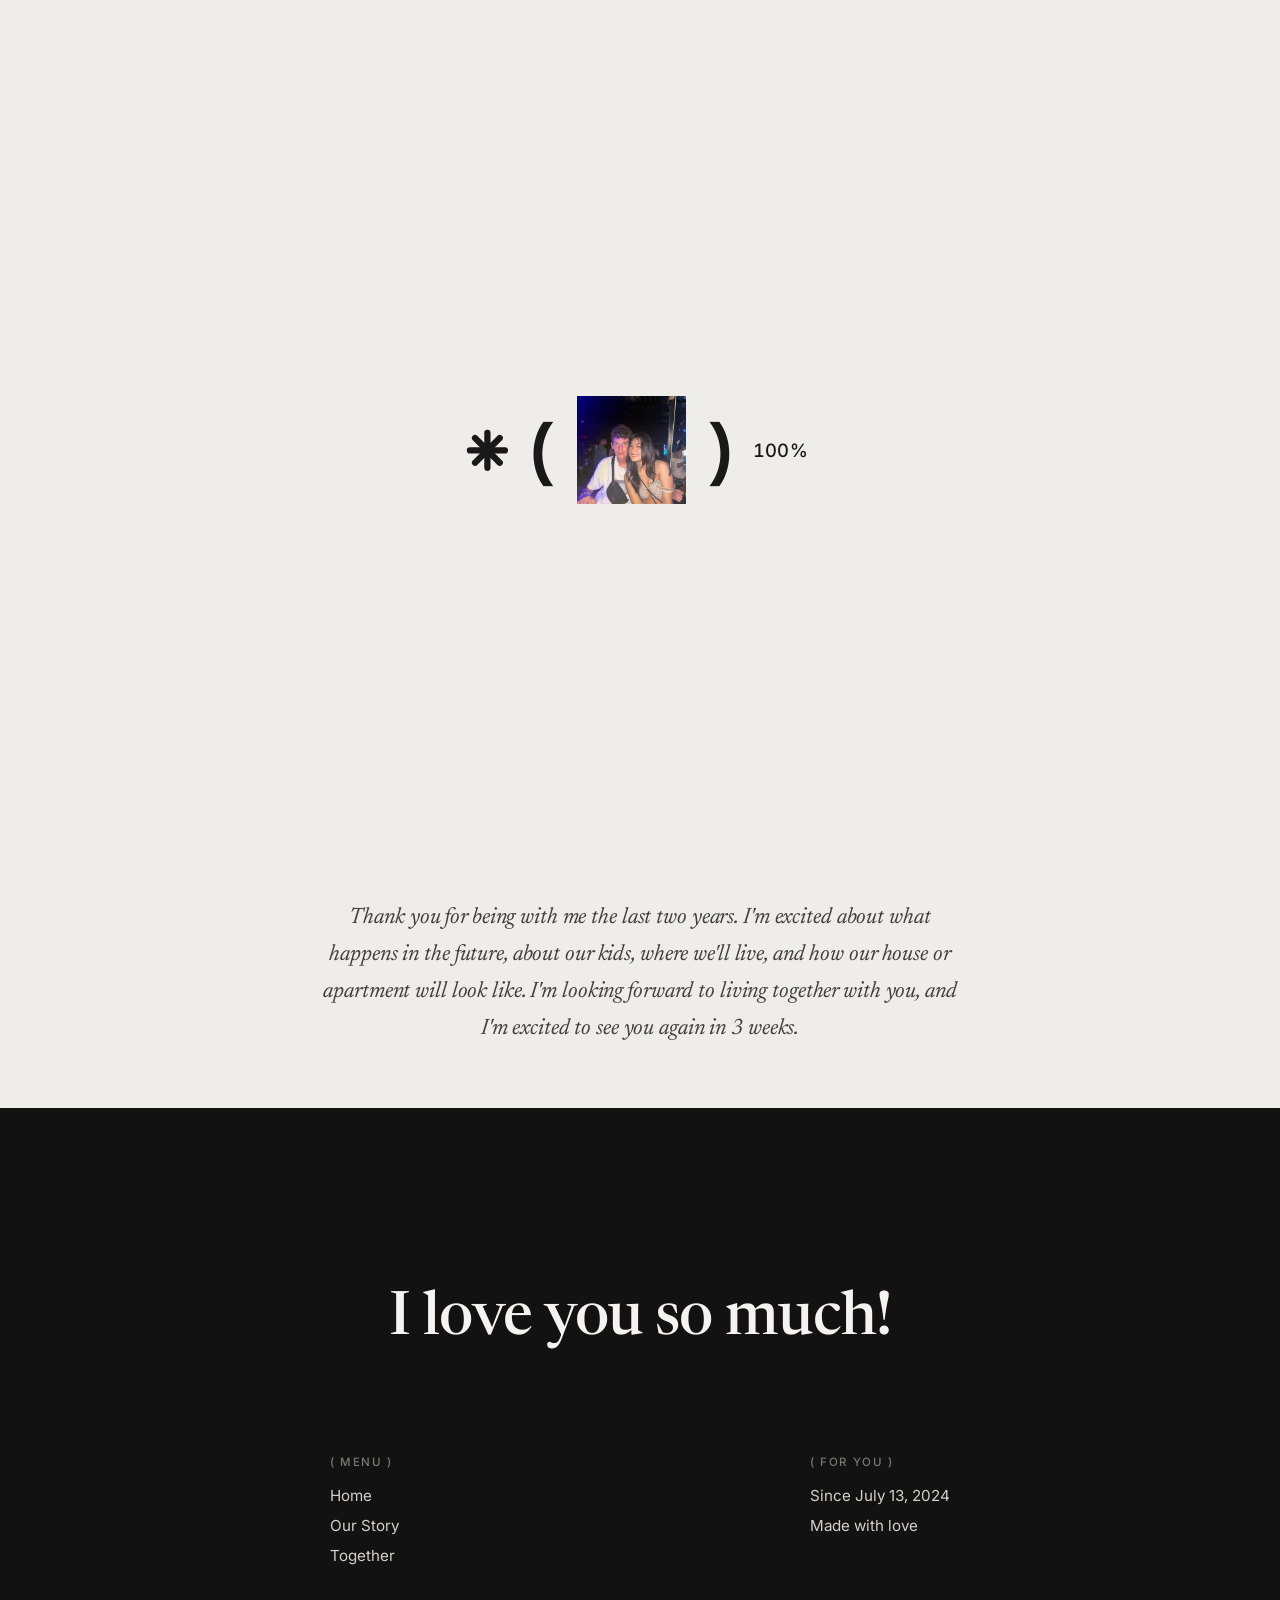
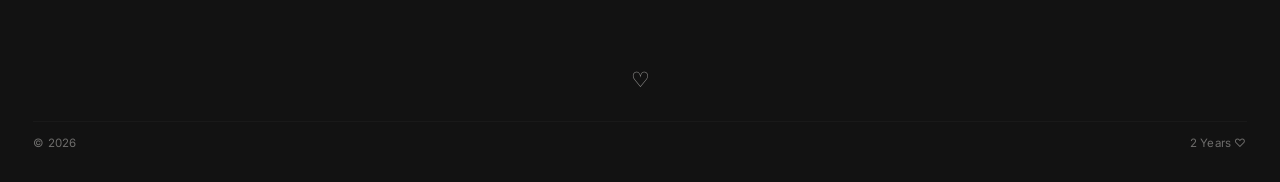
<file: docs/index.html>
<!doctype html>
<html lang="en">
<head>
<meta charset="UTF-8" />
<meta name="viewport" content="width=device-width, initial-scale=1" />
<title>Happy Anniversary</title>
<link rel="preconnect" href="https://fonts.googleapis.com">
<link rel="preconnect" href="https://fonts.gstatic.com" crossorigin>
<link href="https://fonts.googleapis.com/css2?family=Newsreader:ital,wght@0,400;0,500;0,600;1,400&family=Inter:wght@400;500;600&family=Kumbh+Sans:wght@700;800&display=swap" rel="stylesheet">
<link rel="stylesheet" href="style.css" />
</head>
<body>

<div class="preloader" id="preloader" aria-hidden="true">
  <div class="preloader-inner">
    <svg class="preloader-asterisk" viewBox="0 0 100 100" aria-hidden="true">
      <g fill="currentColor">
        <rect x="43" y="4" width="14" height="92" rx="7"/>
        <rect x="43" y="4" width="14" height="92" rx="7" transform="rotate(45 50 50)"/>
        <rect x="43" y="4" width="14" height="92" rx="7" transform="rotate(90 50 50)"/>
        <rect x="43" y="4" width="14" height="92" rx="7" transform="rotate(135 50 50)"/>
      </g>
    </svg>
    <span class="preloader-bracket">(</span>
    <div class="preloader-image-wrap">
      <img id="preloader-img" src="photos/202406101.jpeg" alt="" class="preloader-image">
    </div>
    <span class="preloader-bracket">)</span>
    <span class="preloader-percent" id="preloader-percent">0%</span>
  </div>
</div>
<script>
  if (sessionStorage.getItem('anniversaryPreloaderShown')) {
    document.getElementById('preloader').style.display = 'none';
  }
</script>

<nav class="nav">
  <a href="index.html" class="nav-logo">&#9825;</a>
  <ul class="nav-links">
    <li><a href="index.html" class="is-active">Home</a></li>
    <li><a href="story.html">Our Story</a></li>
    <li><a href="together.html">Together</a></li>
  </ul>
</nav>

<main>

  <section class="hero">
    <div class="hero-line">
      <span class="h1">Happy</span>
    </div>
    <div class="hero-line">
      <span class="h1">Anniversary</span>
    </div>
    <div class="hero-line">
      <span class="h1">Two</span>
      <span class="hero-bracket">(</span>
      <div class="hero-circle">
        <img id="hero-cycle-img" class="hero-cycle-image" src="photos/20241031.jpeg" alt="Photos of us">
      </div>
      <span class="hero-bracket">)</span>
      <span class="h1">Years</span>
    </div>
    <div class="hero-note-row">
      <span class="note">Together since July 13, 2024</span>
    </div>
  </section>

  <section class="section-intro">
    <p class="intro-text">Thank you for being with me the last two years. I'm excited about what happens in the future, about our kids, where we'll live, and how our house or apartment will look like. I'm looking forward to living together with you, and I'm excited to see you again in 3 weeks.</p>
  </section>

</main>

<footer class="footer">
  <div class="footer-statement">
    <p class="h2">I love you so much!</p>
  </div>

  <div class="footer-columns">
    <div>
      <div class="footer-col-label">( Menu )</div>
      <ul class="footer-col-links">
        <li><a href="index.html">Home</a></li>
        <li><a href="story.html">Our Story</a></li>
        <li><a href="together.html">Together</a></li>
      </ul>
    </div>
    <div>
      <div class="footer-col-label">( For You )</div>
      <ul class="footer-col-links">
        <li><span>Since July 13, 2024</span></li>
        <li><span>Made with love</span></li>
      </ul>
    </div>
  </div>

  <div class="footer-bottom">
    <a href="#top" class="footer-mark">&#9825;</a>
  </div>

  <div class="footer-meta">
    <span>&copy; 2026</span>
    <span>2 Years &#9825;</span>
  </div>
</footer>

<script src="preloader.js"></script>
</body>
</html>
</file>
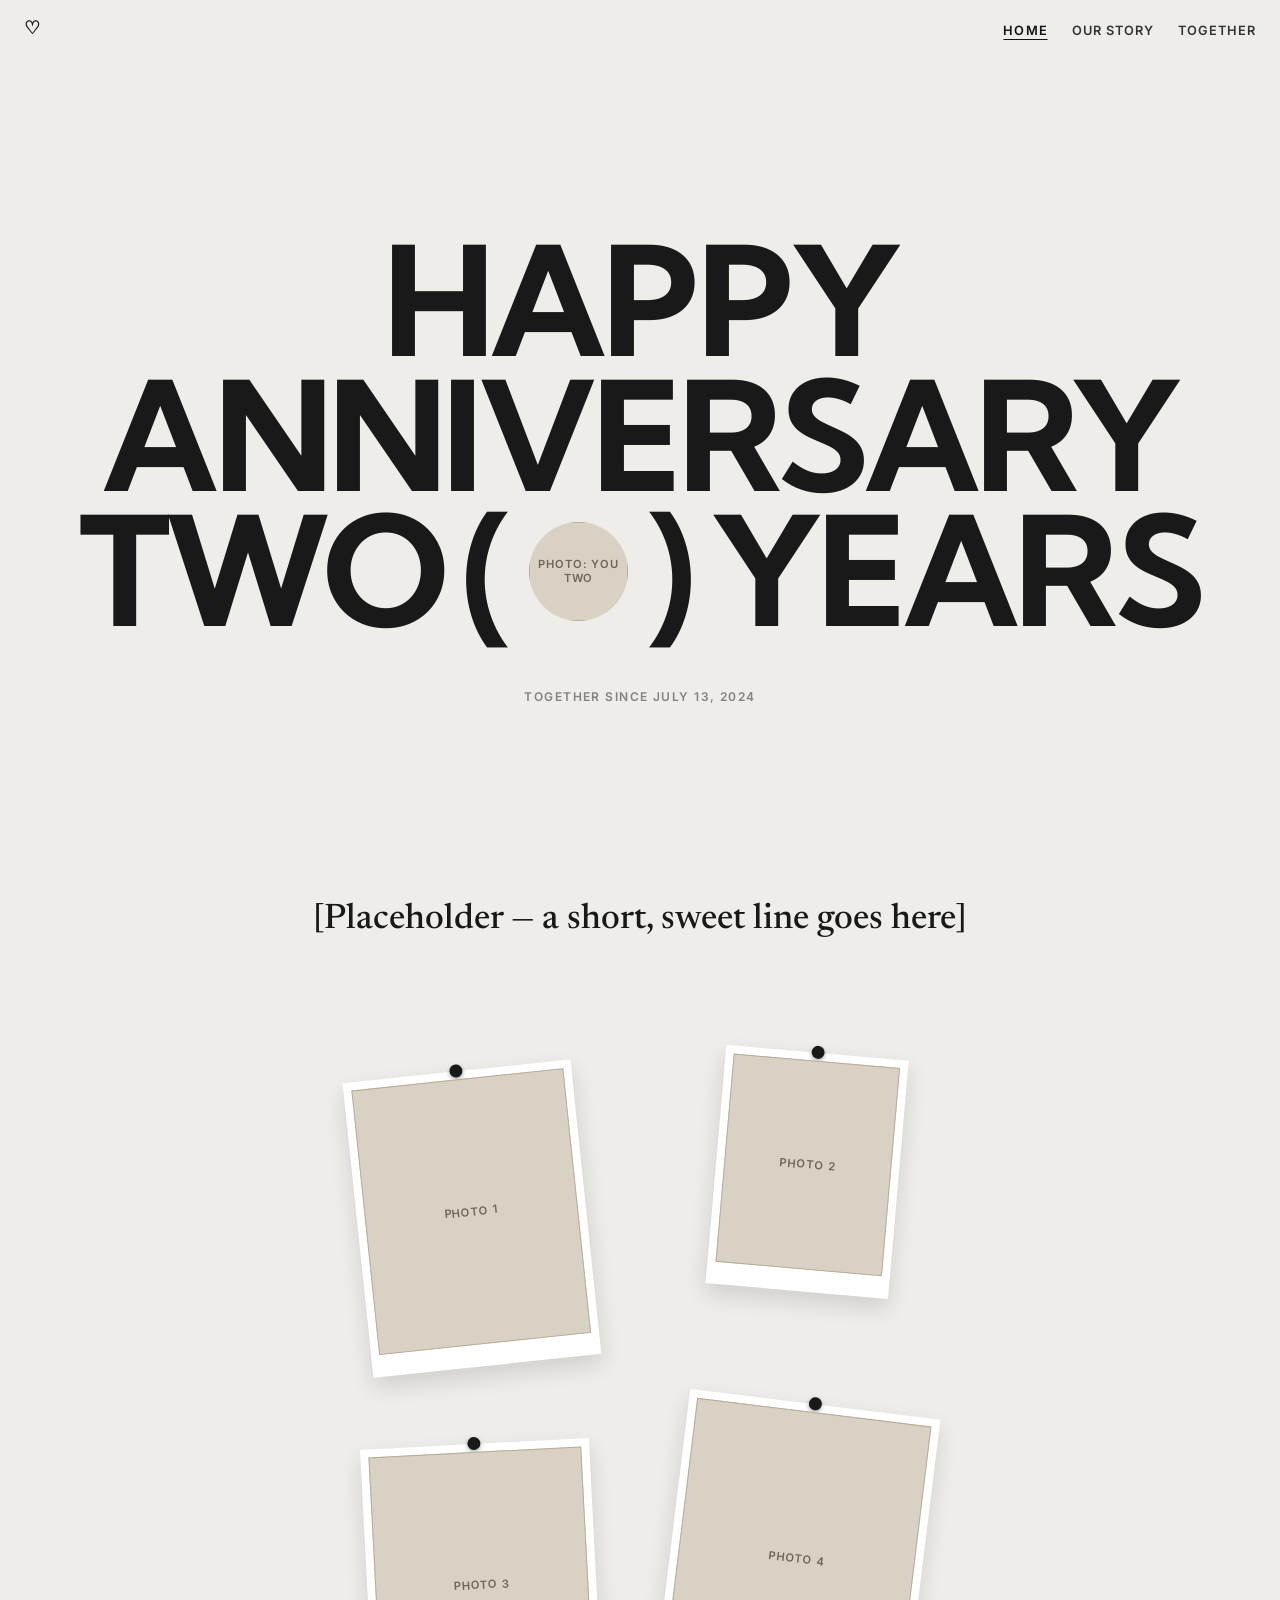
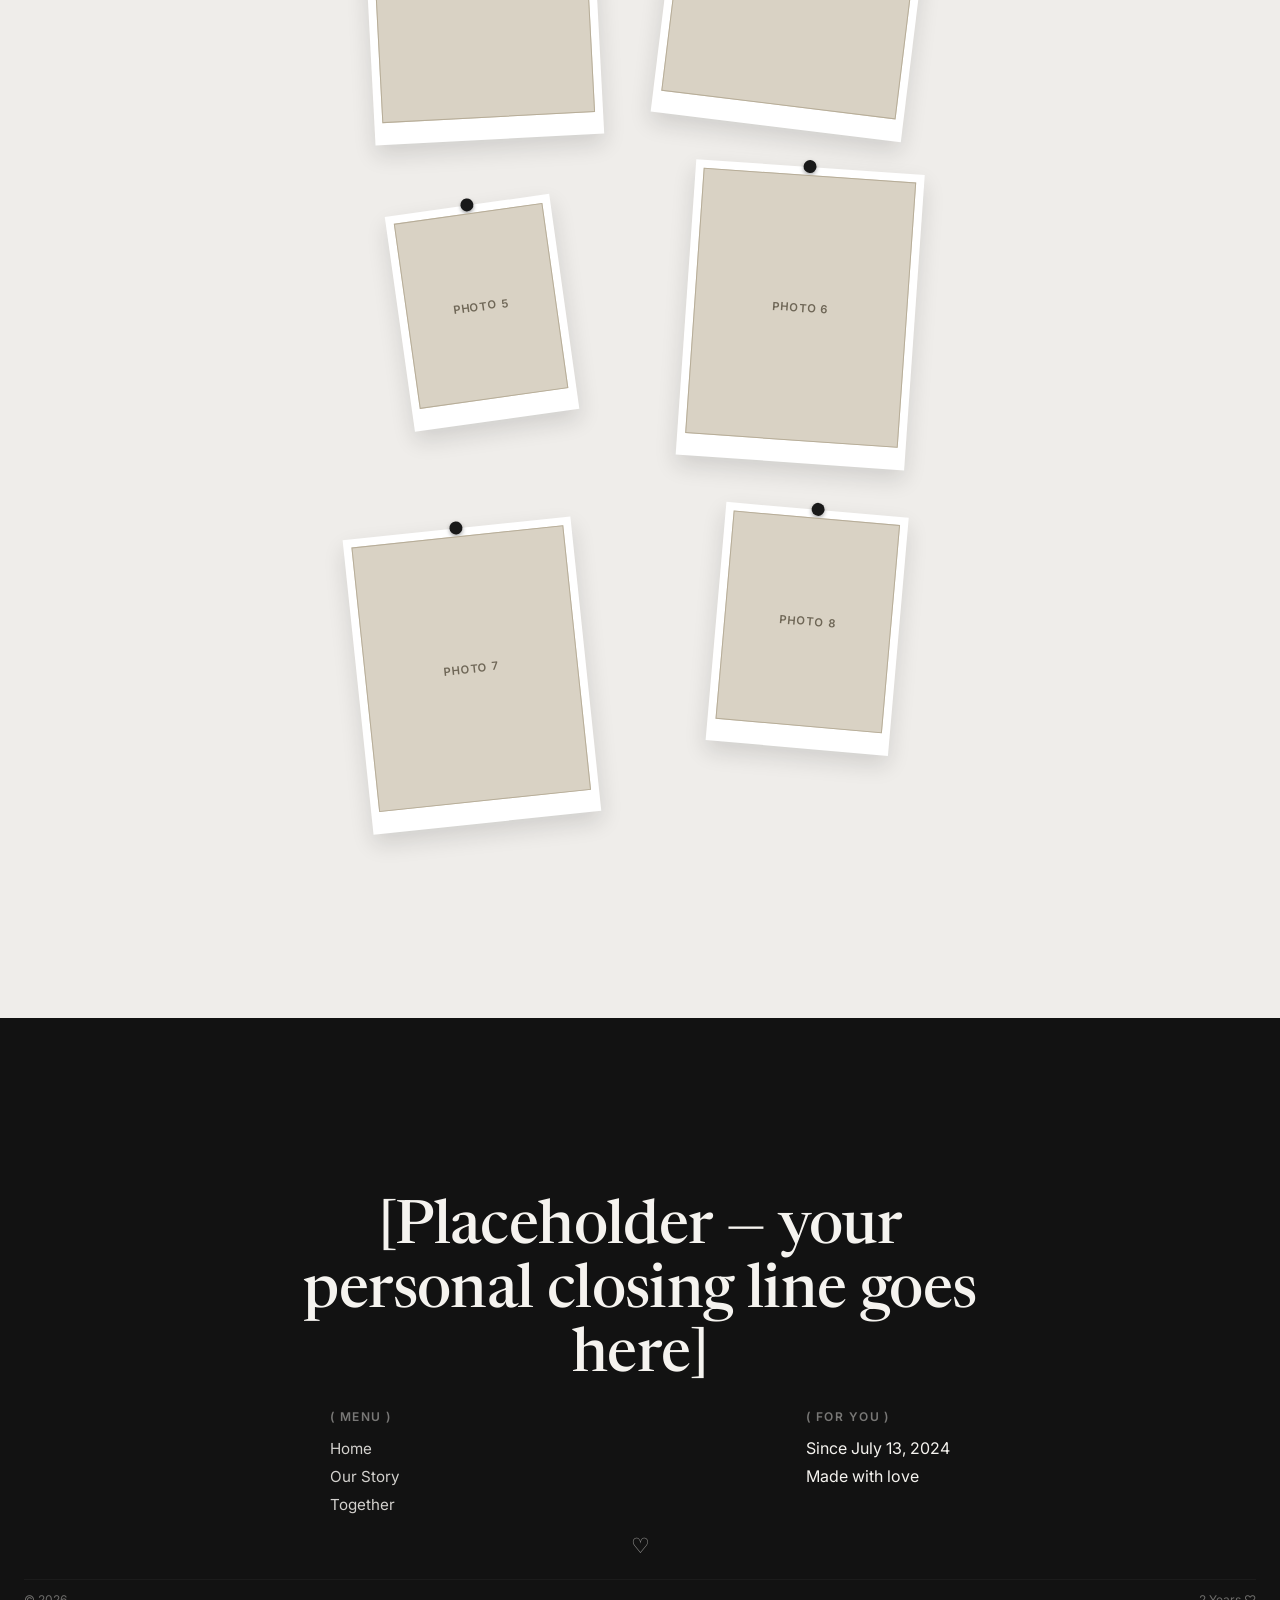
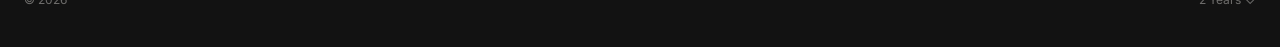
<file: prototype/index.html>
<!doctype html>
<html lang="en">
<head>
<meta charset="UTF-8" />
<meta name="viewport" content="width=device-width, initial-scale=1" />
<title>Happy Anniversary</title>
<link rel="preconnect" href="https://fonts.googleapis.com">
<link rel="preconnect" href="https://fonts.gstatic.com" crossorigin>
<link href="https://fonts.googleapis.com/css2?family=Newsreader:ital,wght@0,400;0,500;0,600;1,400&family=Inter:wght@400;500;600&family=Kumbh+Sans:wght@700;800&display=swap" rel="stylesheet">
<link rel="stylesheet" href="style.css" />
</head>
<body>

<nav class="nav">
  <a href="index.html" class="nav-logo">&#9825;</a>
  <ul class="nav-links">
    <li><a href="index.html" class="is-active">Home</a></li>
    <li><a href="story.html">Our Story</a></li>
    <li><a href="together.html">Together</a></li>
  </ul>
</nav>

<main>

  <section class="hero">
    <div class="hero-line">
      <span class="h1">Happy</span>
    </div>
    <div class="hero-line">
      <span class="h1">Anniversary</span>
    </div>
    <div class="hero-line">
      <span class="h1">Two</span>
      <span class="hero-bracket">(</span>
      <div class="hero-circle">
        <div class="placeholder">
          <span class="placeholder-label">Photo&#58; you two</span>
        </div>
      </div>
      <span class="hero-bracket">)</span>
      <span class="h1">Years</span>
    </div>
    <div class="hero-note-row">
      <span class="note">Together since July 13, 2024</span>
    </div>
  </section>

  <section class="section-intro">
    <p class="h3">[Placeholder &mdash; a short, sweet line goes here]</p>
  </section>

  <section class="section">
    <div class="pinboard">

      <div class="pin-photo">
        <div class="placeholder-wrap">
          <div class="placeholder"><span class="placeholder-label">Photo 1</span></div>
        </div>
      </div>

      <div class="pin-photo">
        <div class="placeholder-wrap">
          <div class="placeholder"><span class="placeholder-label">Photo 2</span></div>
        </div>
      </div>

      <div class="pin-photo">
        <div class="placeholder-wrap">
          <div class="placeholder"><span class="placeholder-label">Photo 3</span></div>
        </div>
      </div>

      <div class="pin-photo">
        <div class="placeholder-wrap">
          <div class="placeholder"><span class="placeholder-label">Photo 4</span></div>
        </div>
      </div>

      <div class="pin-photo">
        <div class="placeholder-wrap">
          <div class="placeholder"><span class="placeholder-label">Photo 5</span></div>
        </div>
      </div>

      <div class="pin-photo">
        <div class="placeholder-wrap">
          <div class="placeholder"><span class="placeholder-label">Photo 6</span></div>
        </div>
      </div>

      <div class="pin-photo">
        <div class="placeholder-wrap">
          <div class="placeholder"><span class="placeholder-label">Photo 7</span></div>
        </div>
      </div>

      <div class="pin-photo">
        <div class="placeholder-wrap">
          <div class="placeholder"><span class="placeholder-label">Photo 8</span></div>
        </div>
      </div>

    </div>
  </section>

</main>

<footer class="footer">
  <div class="footer-statement">
    <p class="h2">[Placeholder &mdash; your personal closing line goes here]</p>
  </div>

  <div class="footer-columns">
    <div>
      <div class="footer-col-label">( Menu )</div>
      <ul class="footer-col-links">
        <li><a href="index.html">Home</a></li>
        <li><a href="story.html">Our Story</a></li>
        <li><a href="together.html">Together</a></li>
      </ul>
    </div>
    <div>
      <div class="footer-col-label">( For You )</div>
      <ul class="footer-col-links">
        <li><span>Since July 13, 2024</span></li>
        <li><span>Made with love</span></li>
      </ul>
    </div>
  </div>

  <div class="footer-bottom">
    <a href="#top" class="footer-mark">&#9825;</a>
  </div>

  <div class="footer-meta">
    <span>&copy; 2026</span>
    <span>2 Years &#9825;</span>
  </div>
</footer>

</body>
</html>
</file>
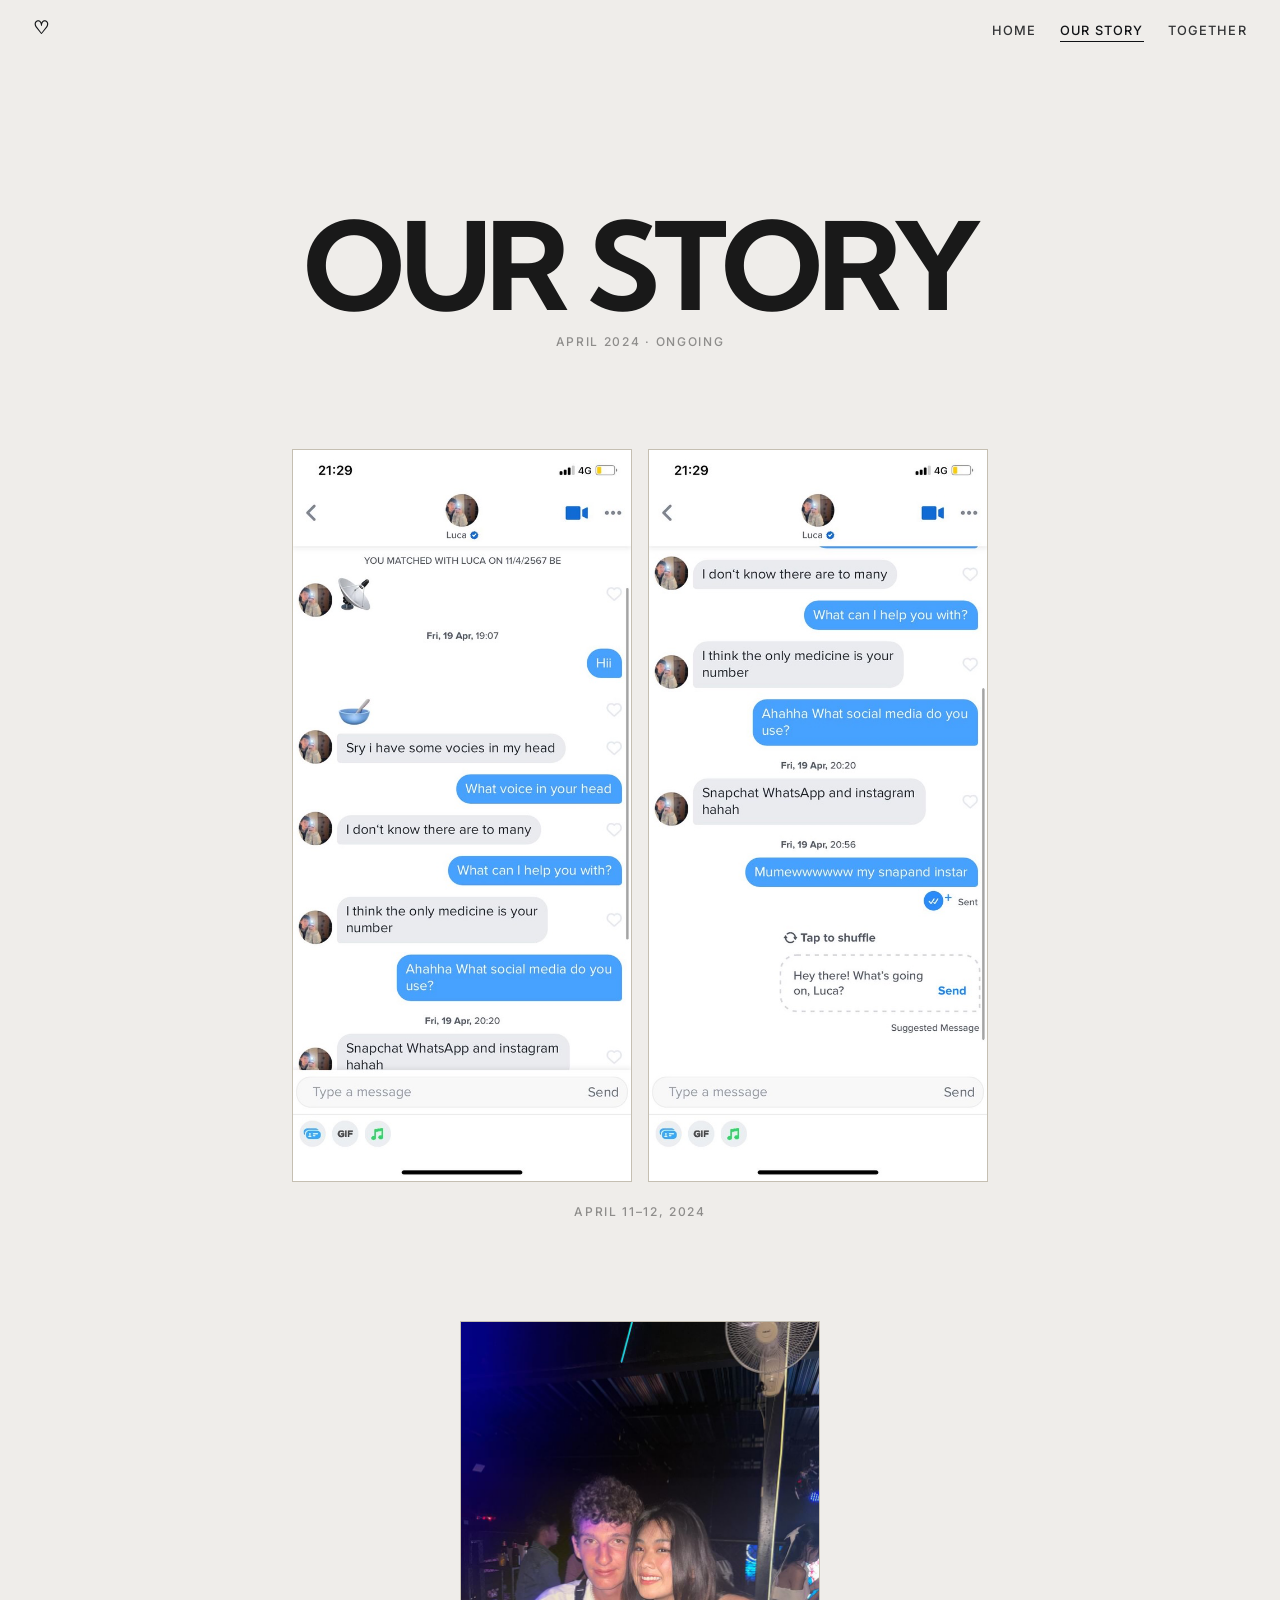
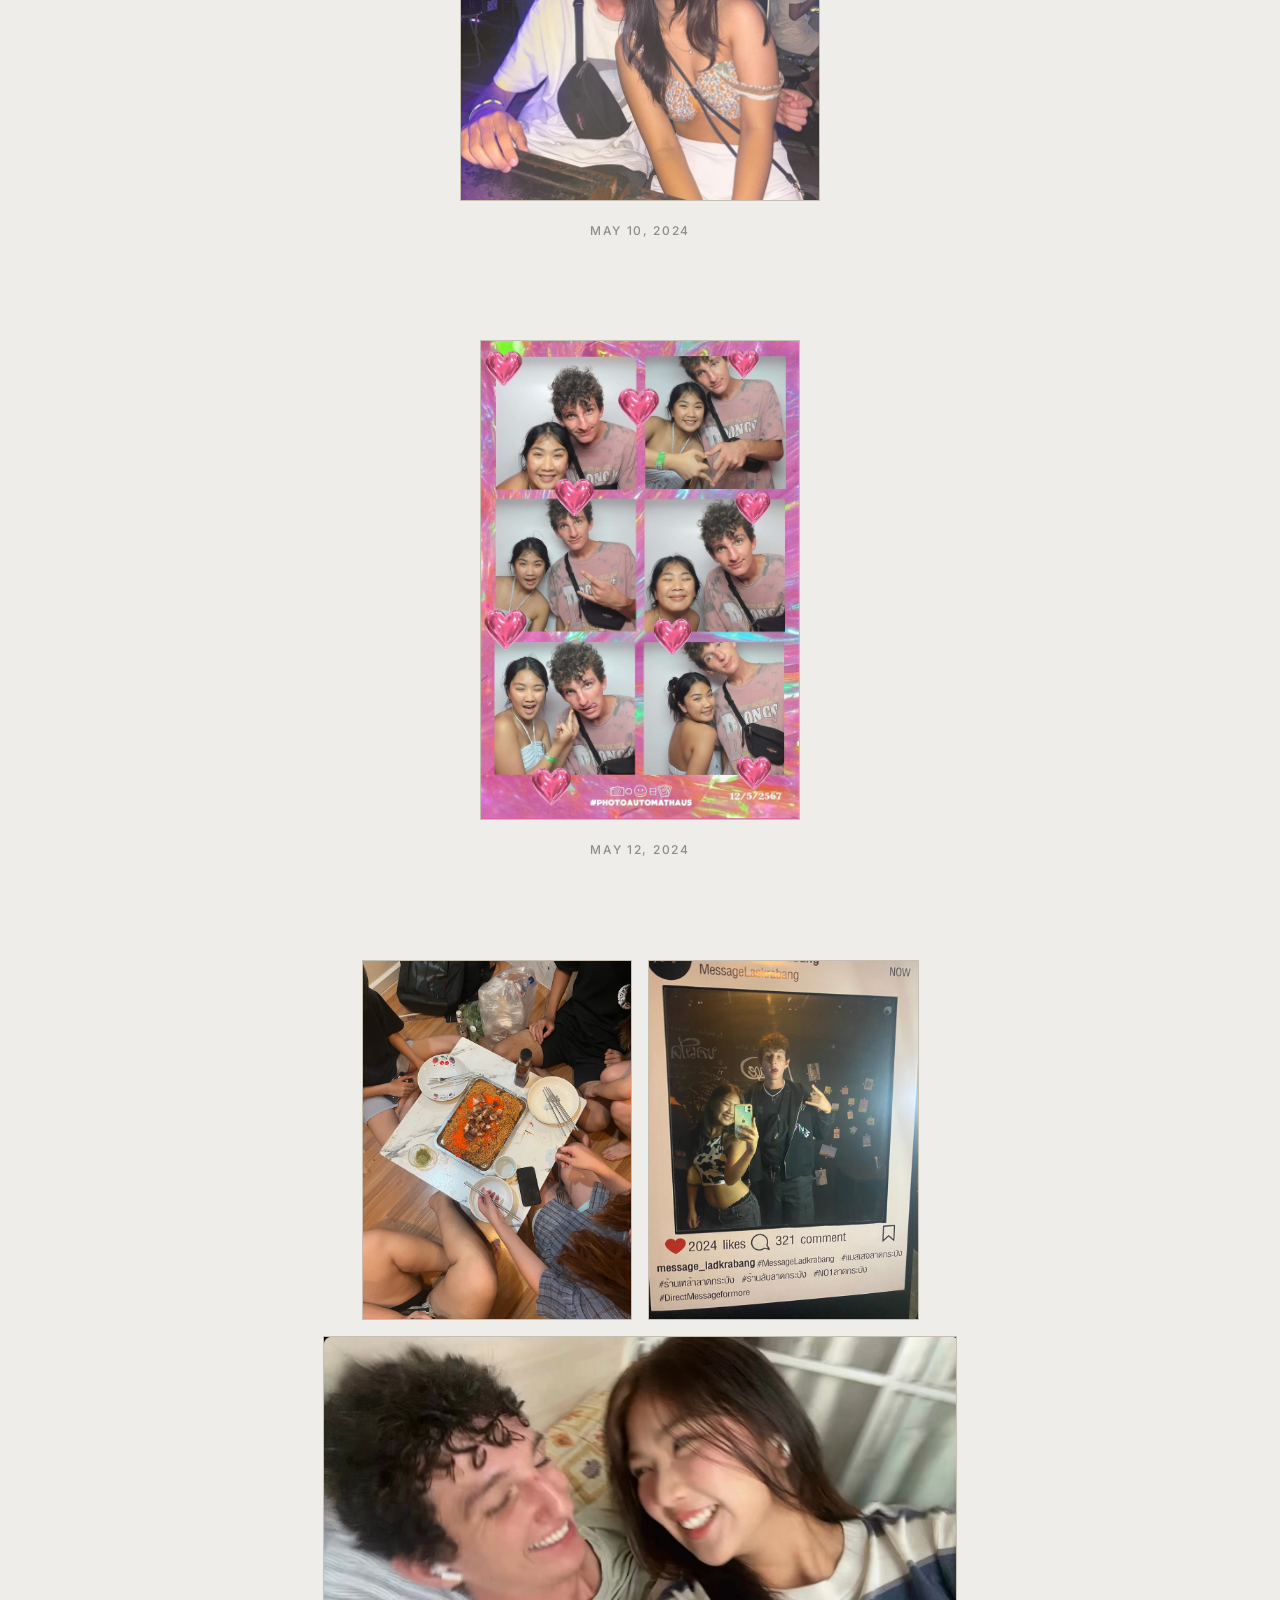
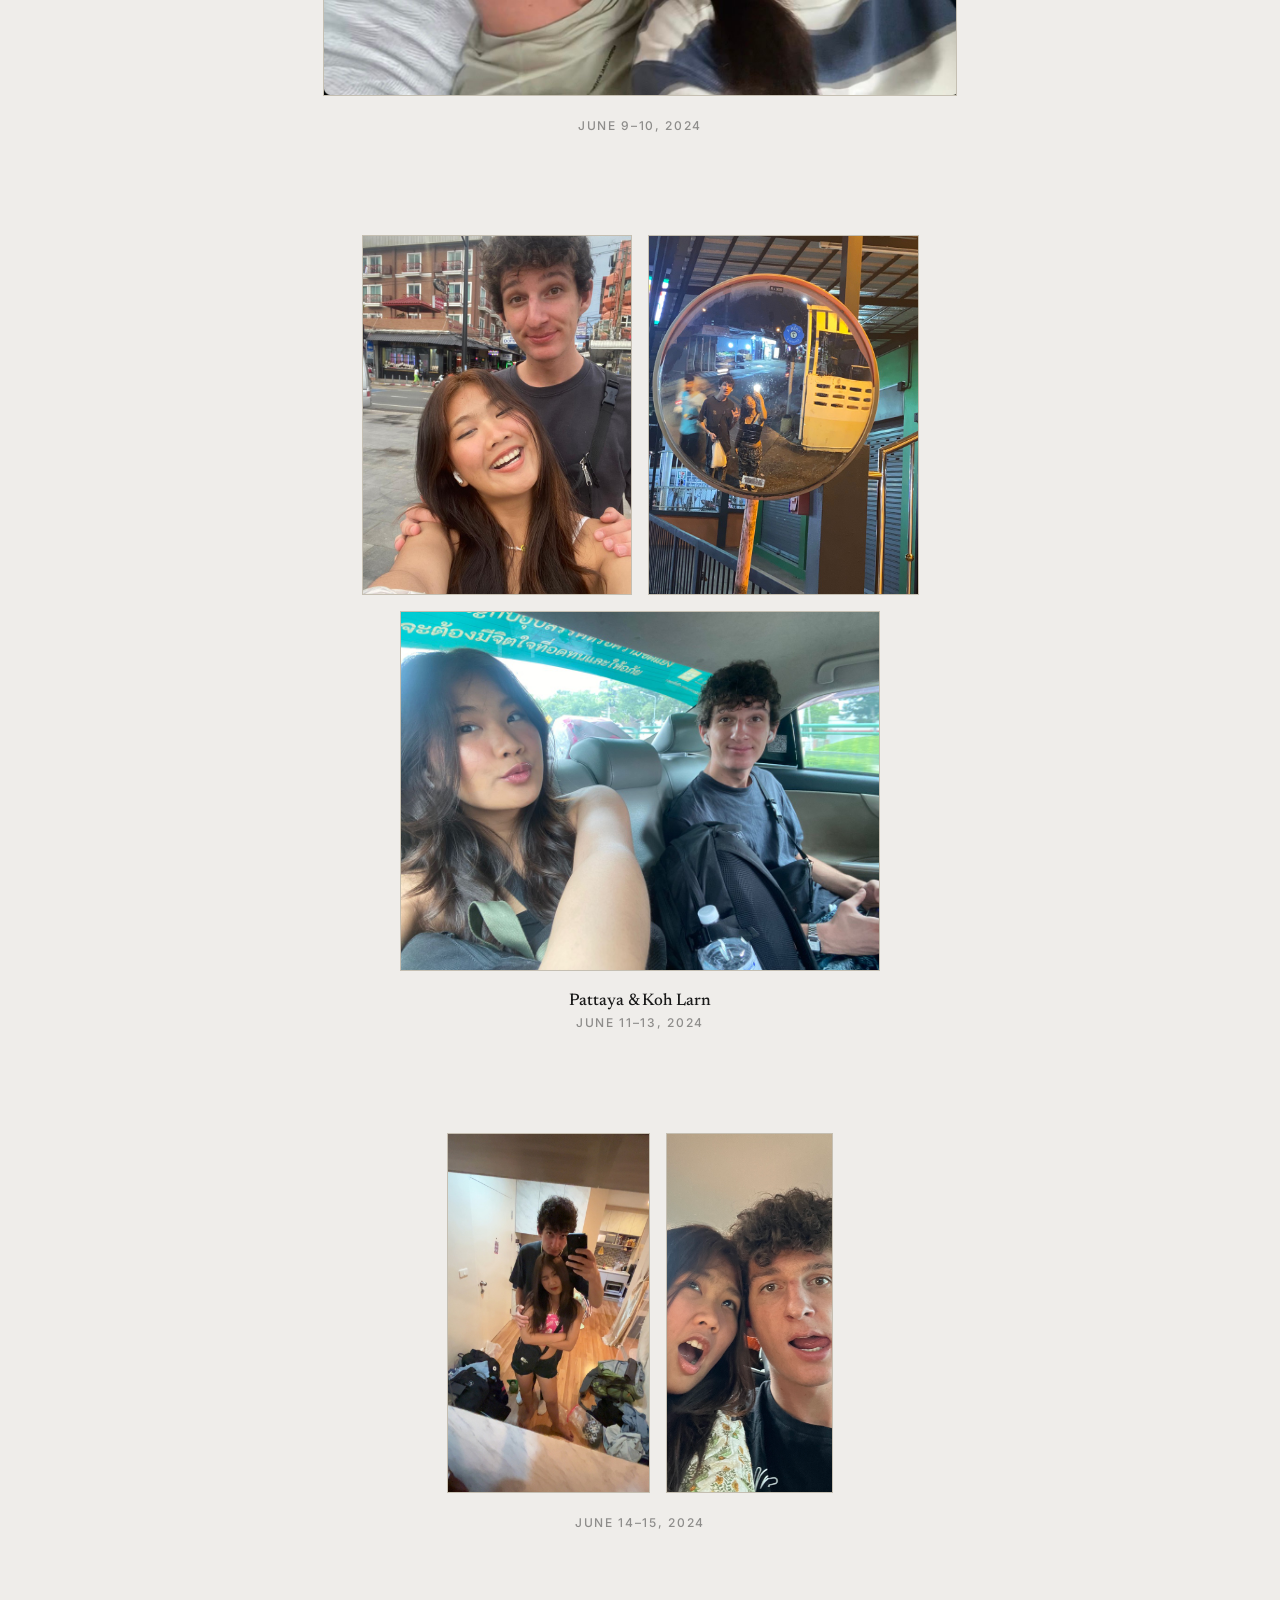
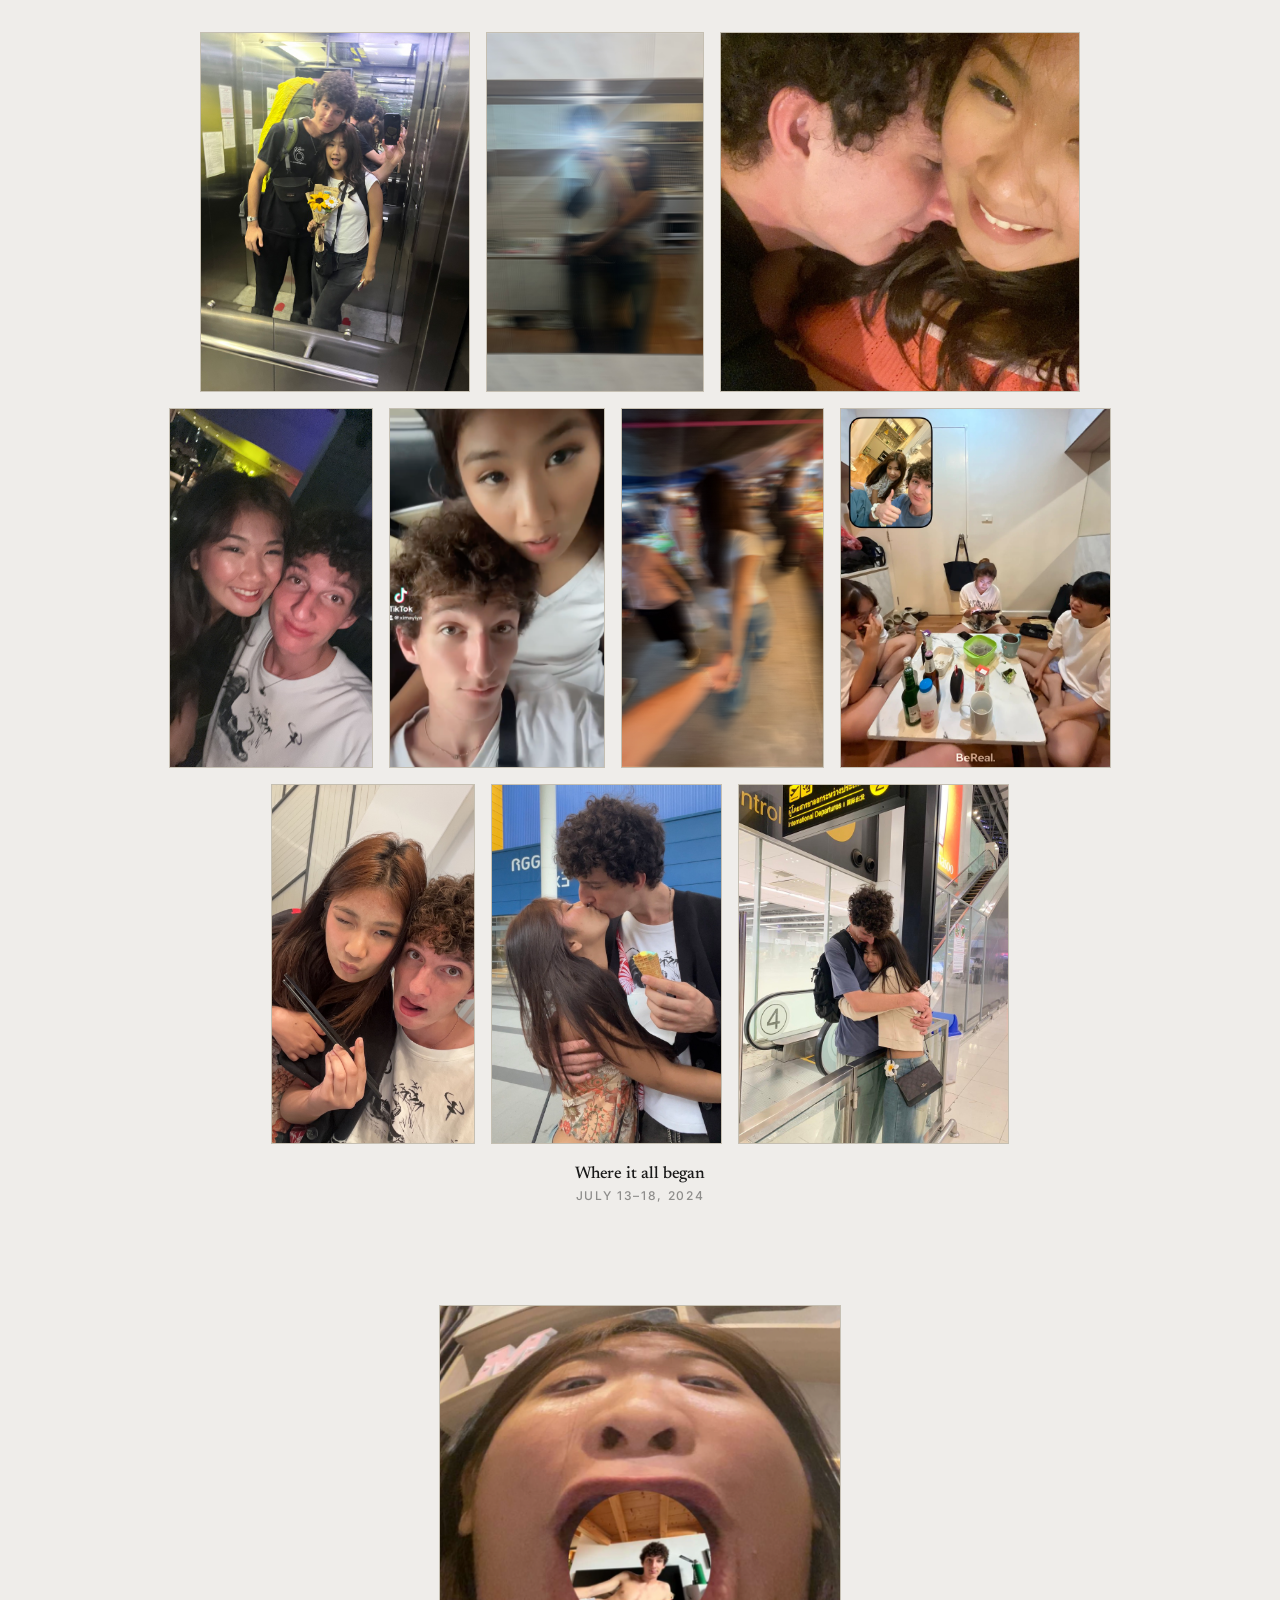
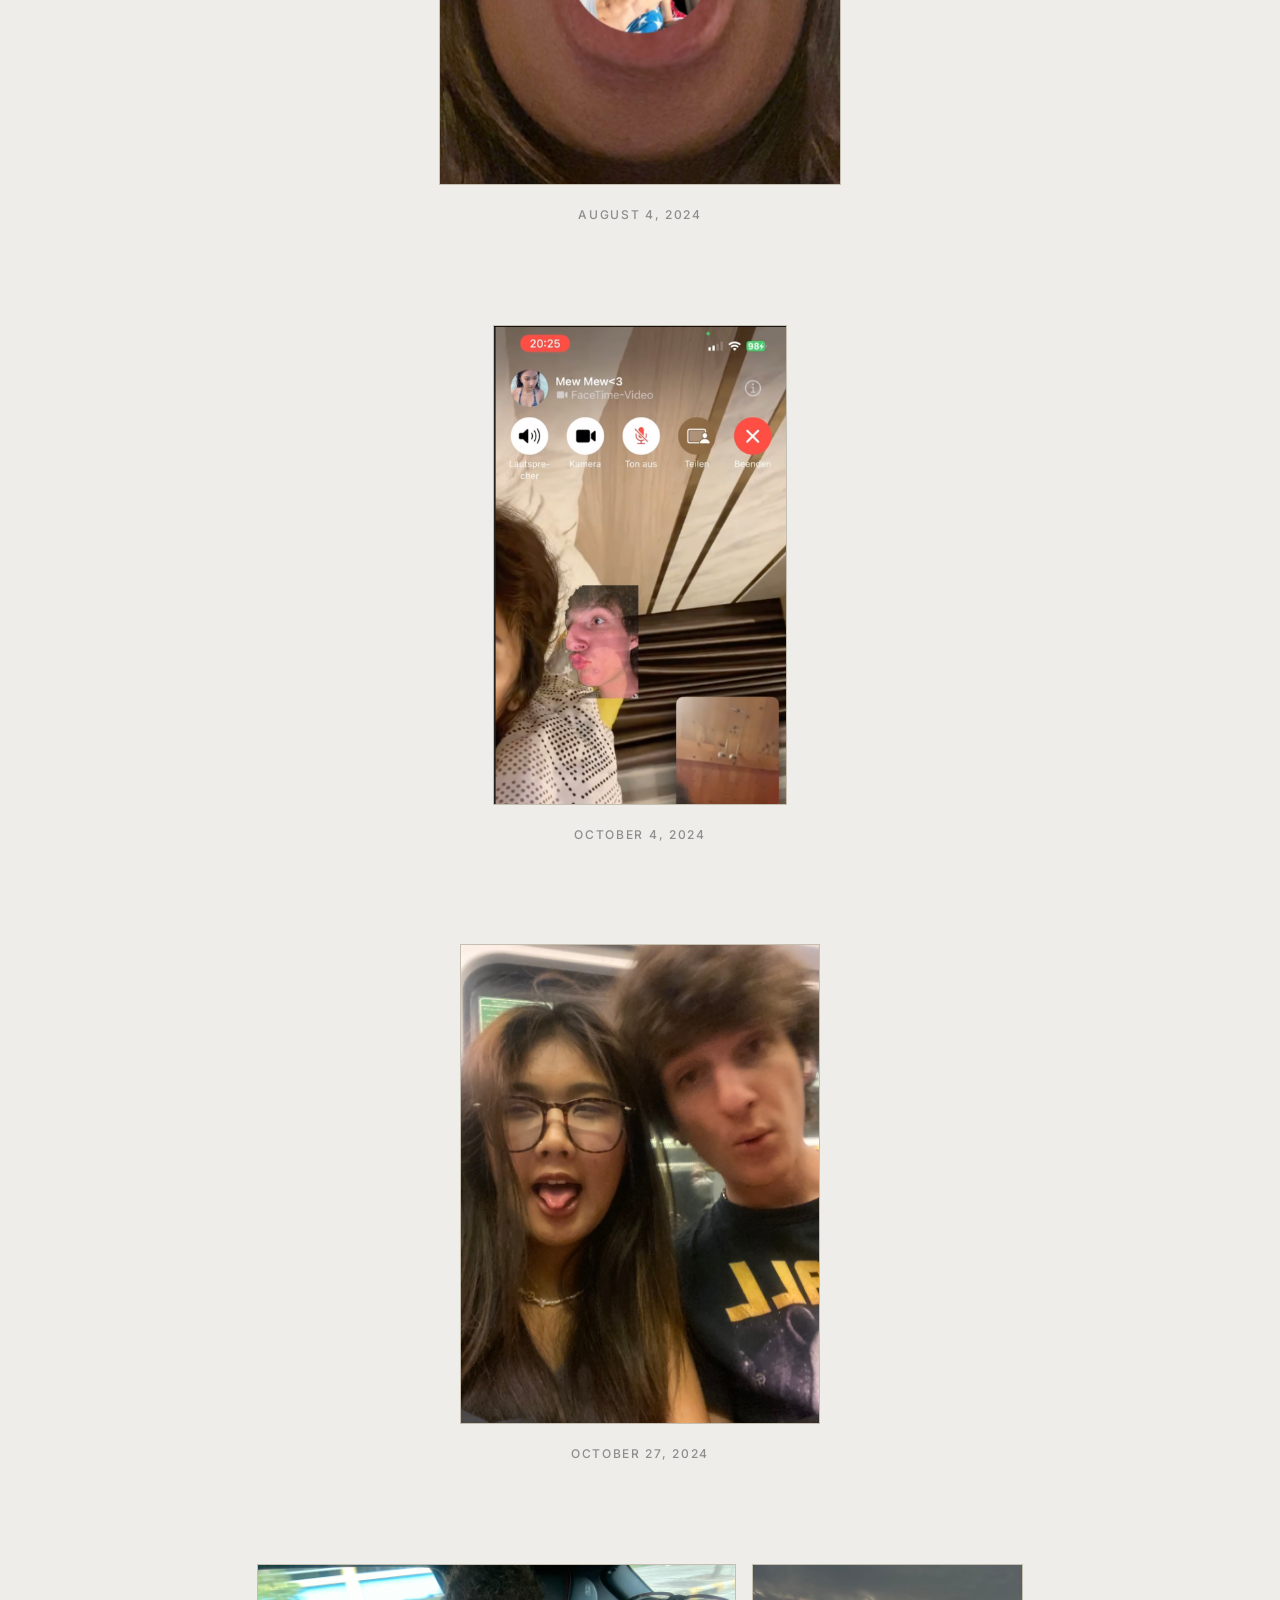
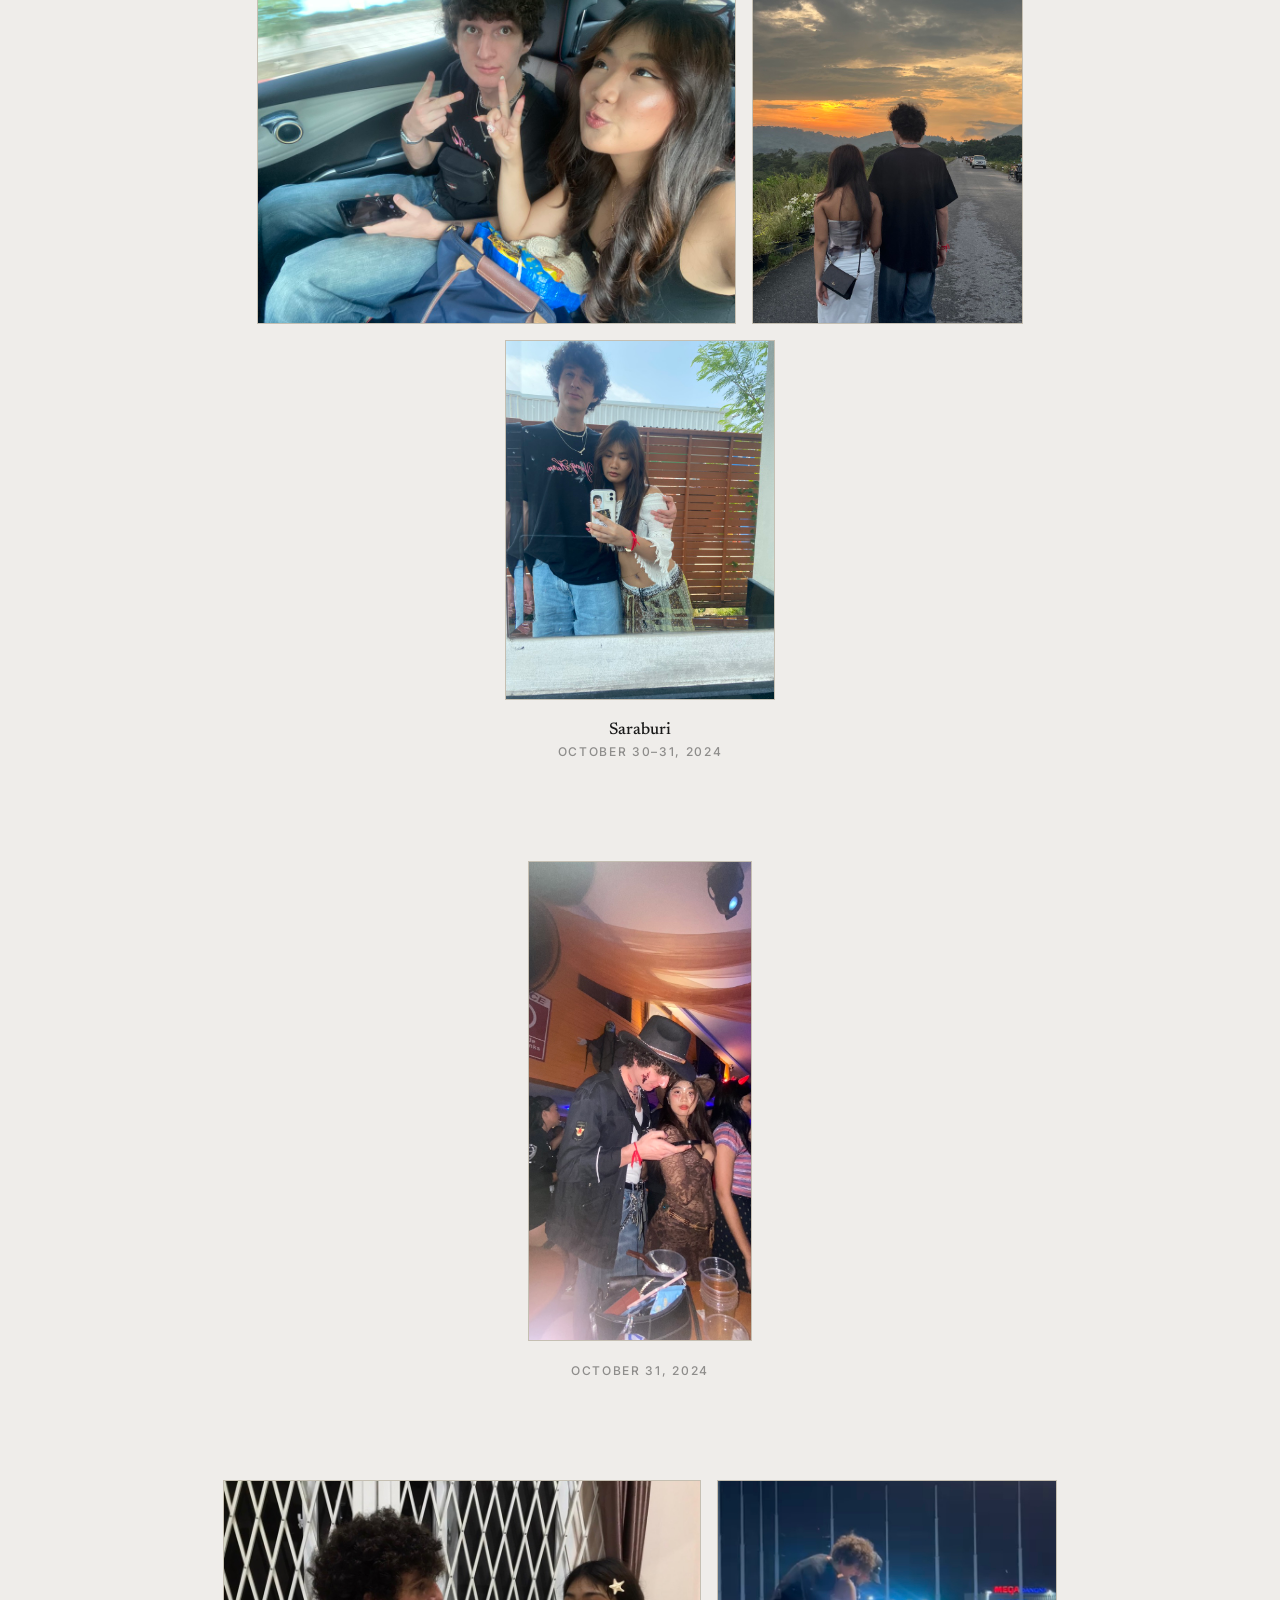
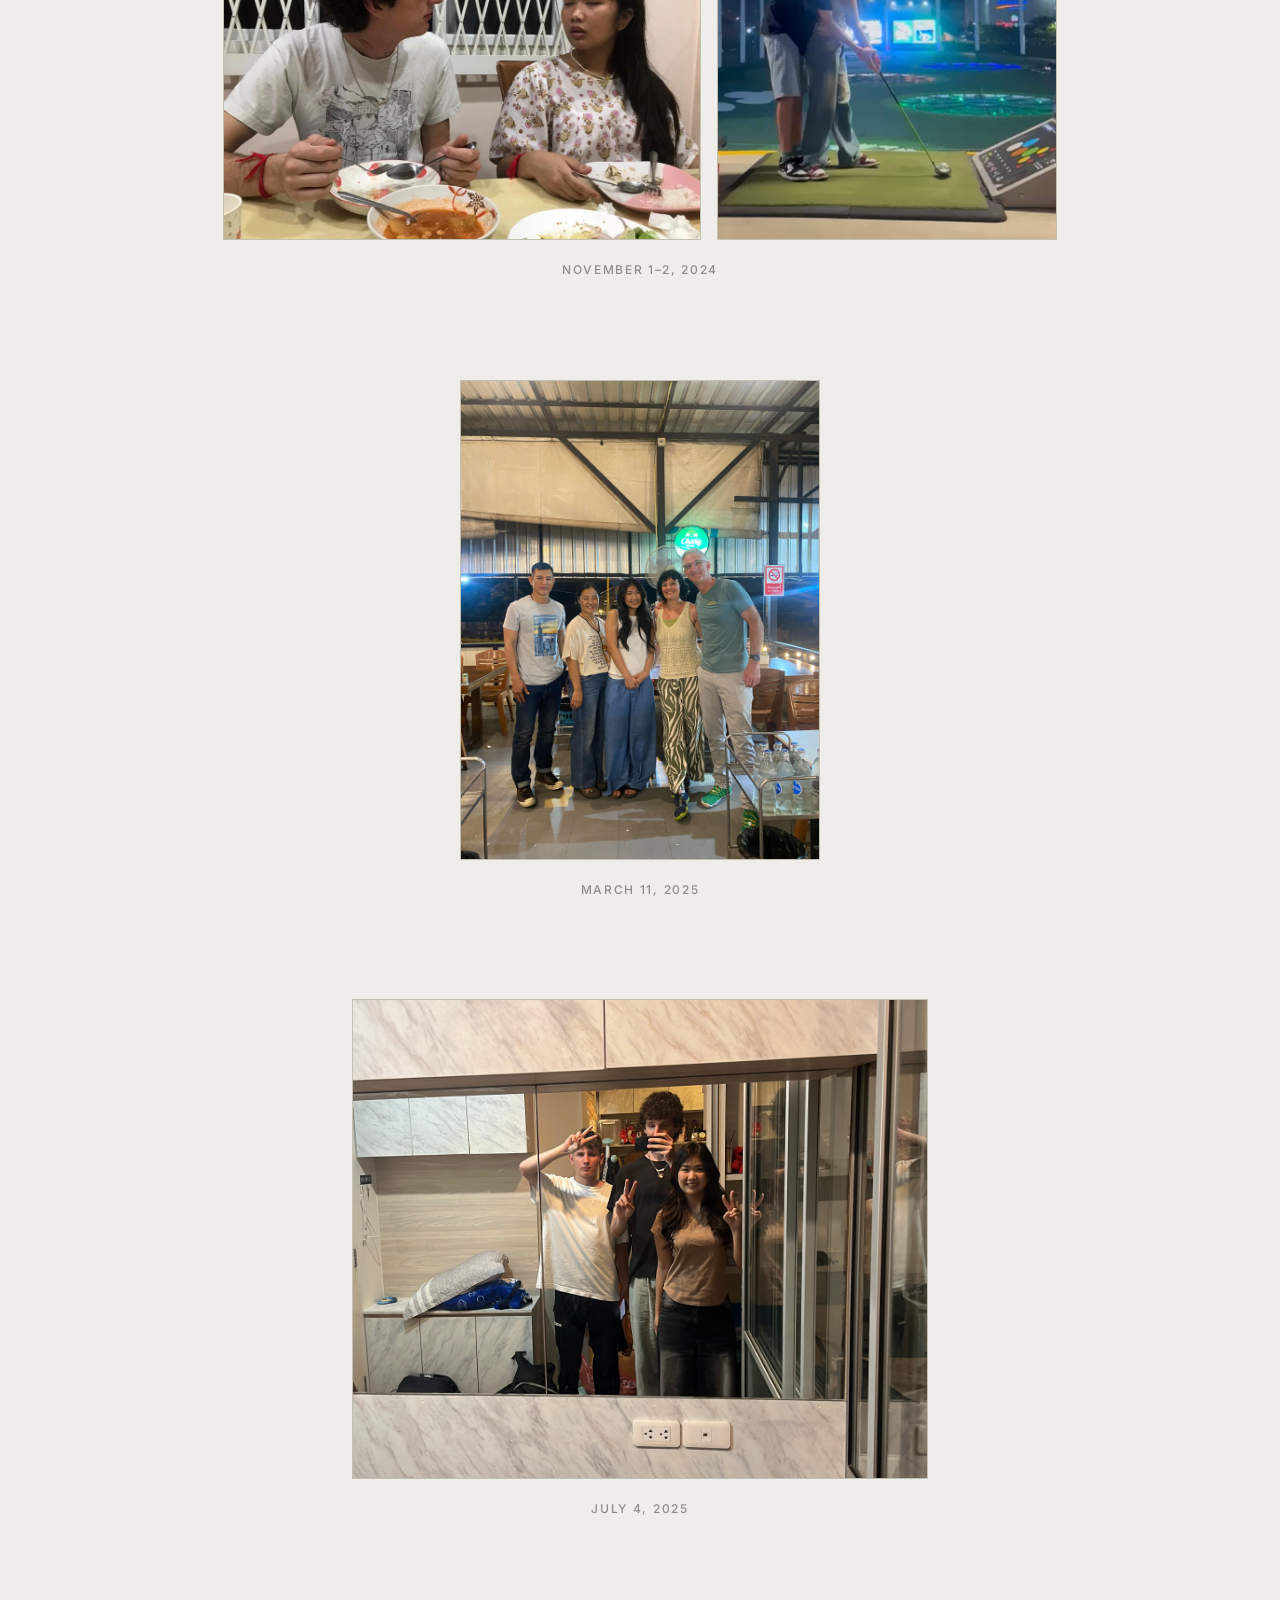
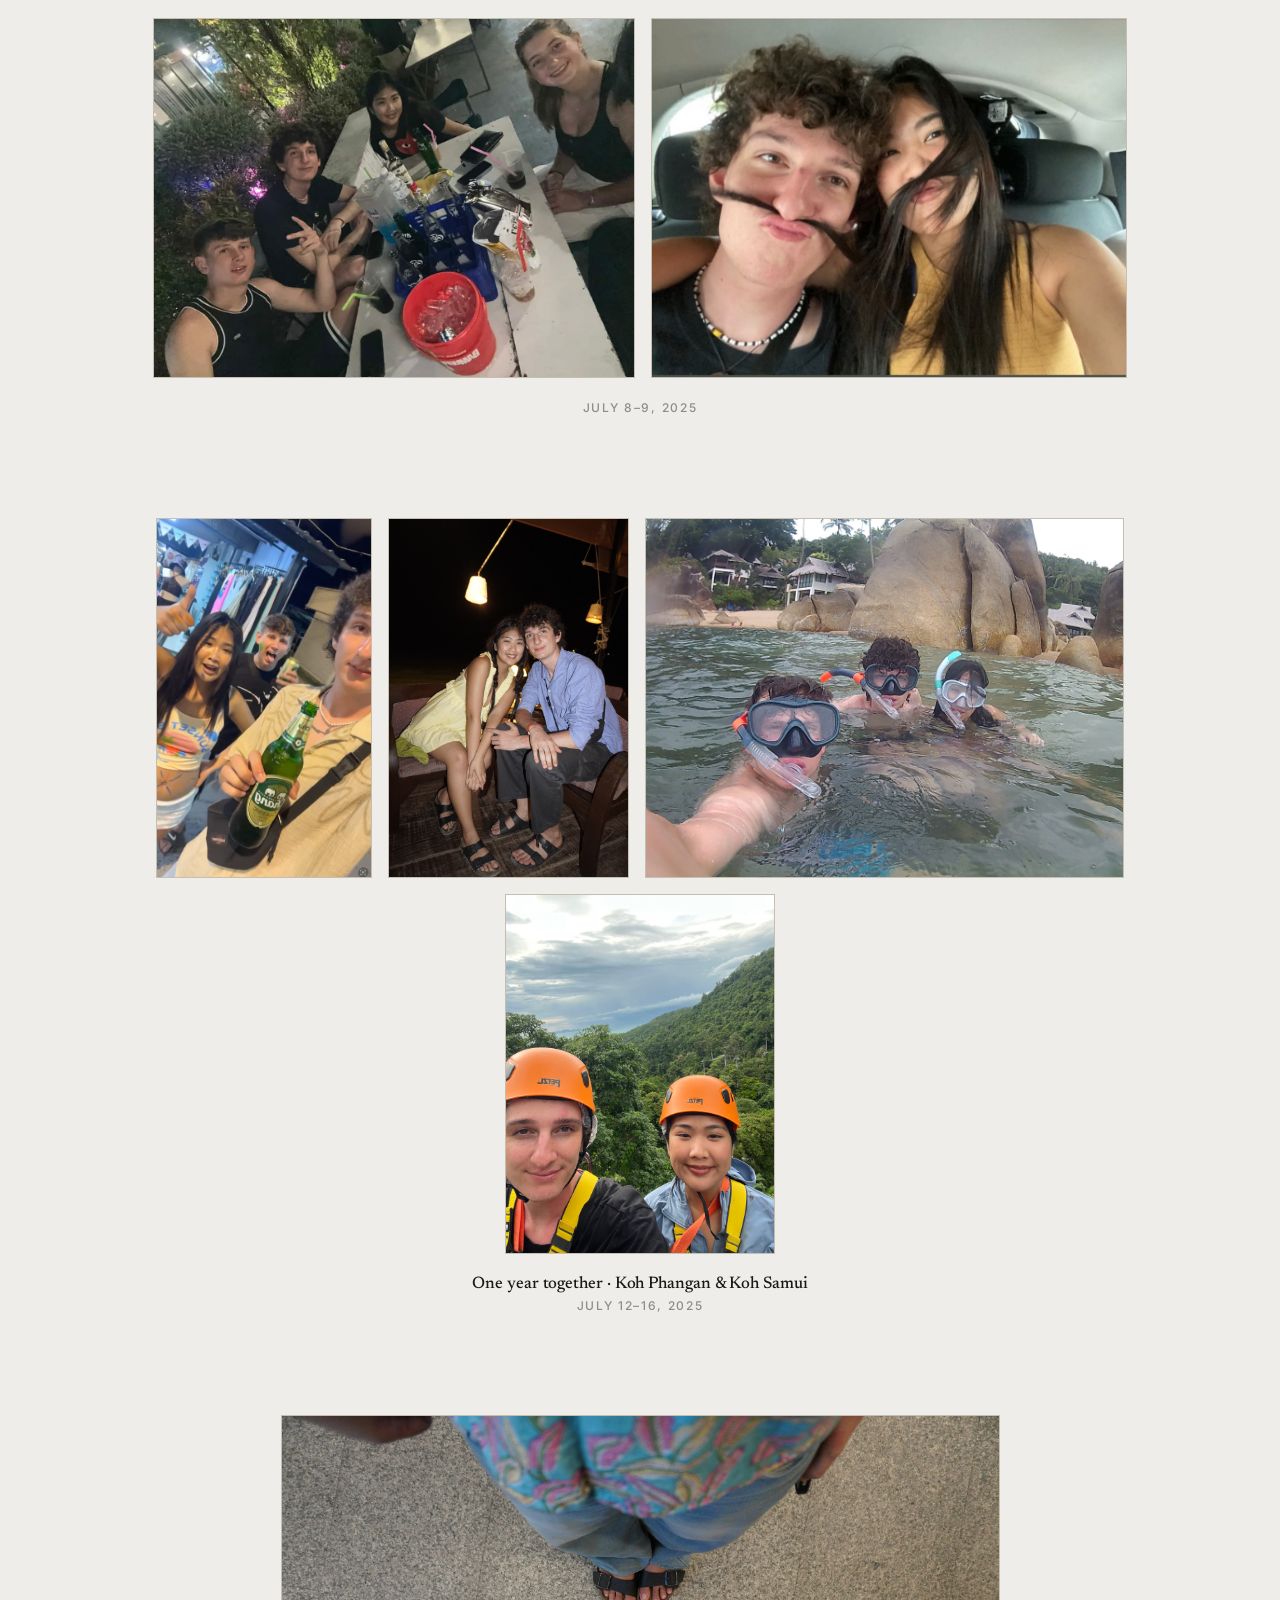
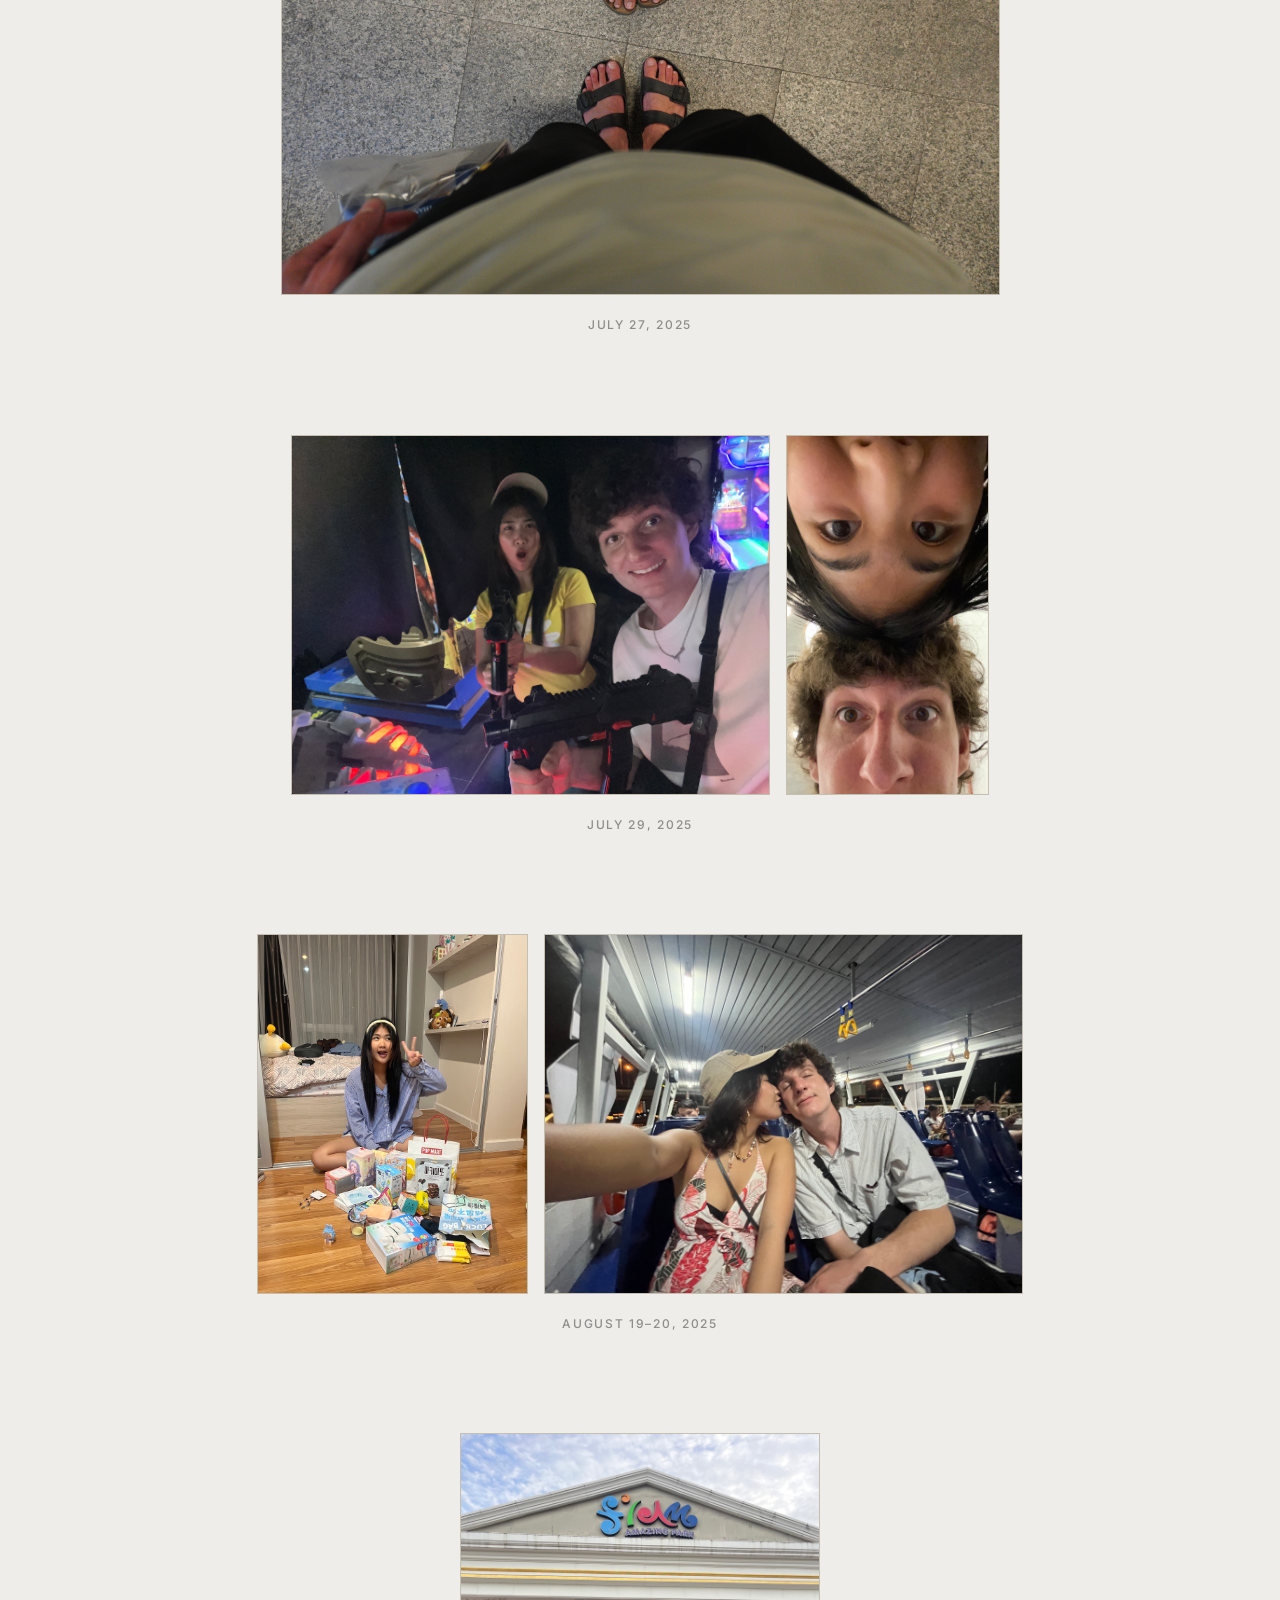
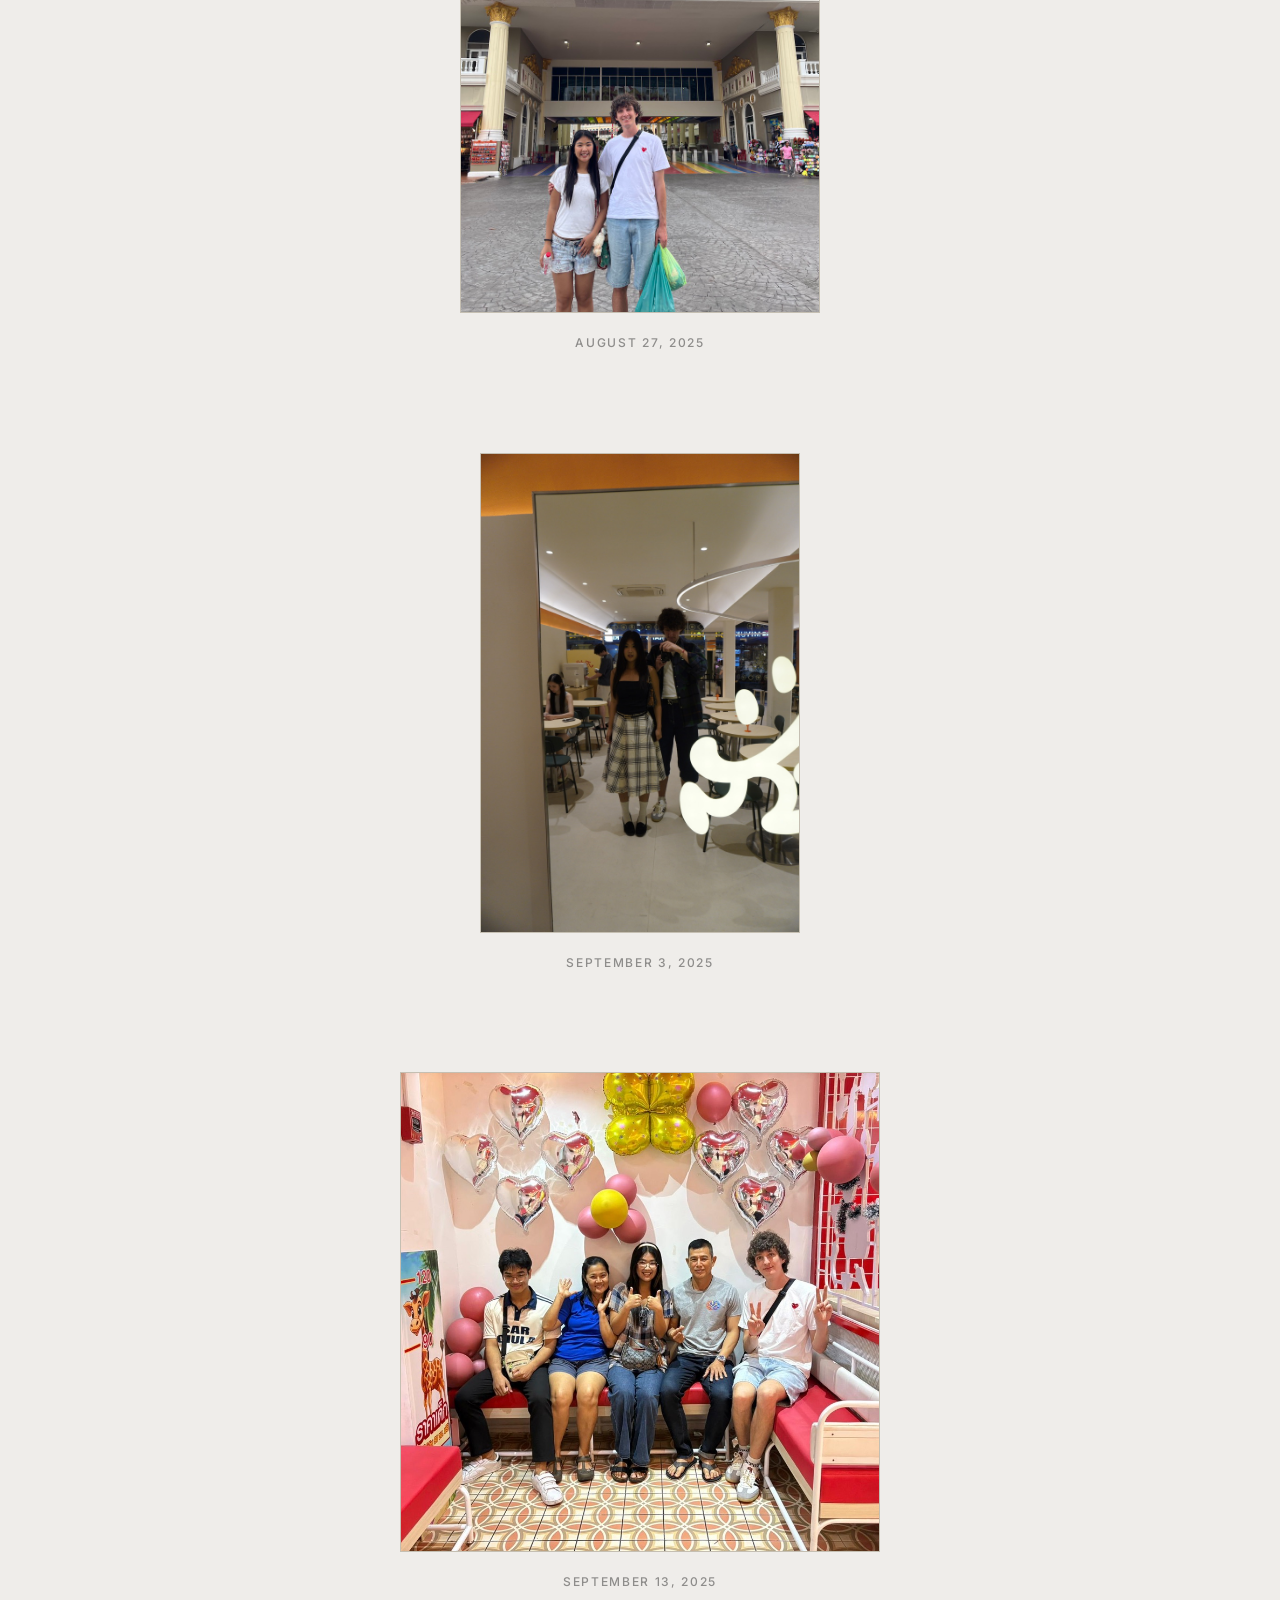
<file: docs/story.html>
<!doctype html>
<html lang="en">
<head>
<meta charset="UTF-8" />
<meta name="viewport" content="width=device-width, initial-scale=1" />
<title>Our Story</title>
<link rel="preconnect" href="https://fonts.googleapis.com">
<link rel="preconnect" href="https://fonts.gstatic.com" crossorigin>
<link href="https://fonts.googleapis.com/css2?family=Newsreader:ital,wght@0,400;0,500;0,600;1,400&family=Inter:wght@400;500;600&family=Kumbh+Sans:wght@700;800&display=swap" rel="stylesheet">
<link rel="stylesheet" href="style.css" />
</head>
<body>

<nav class="nav">
  <a href="index.html" class="nav-logo">&#9825;</a>
  <ul class="nav-links">
    <li><a href="index.html">Home</a></li>
    <li><a href="story.html" class="is-active">Our Story</a></li>
    <li><a href="together.html">Together</a></li>
  </ul>
</nav>

<main>

  <div class="page-header">
    <span class="h1" style="font-size: clamp(2.5rem, 2rem + 7vw, 8rem);">Our Story</span>
    <p class="note">April 2024 &middot; ongoing</p>
  </div>

  <div class="flow">

    <div class="flow-stop big readable">
      <div class="flow-photos">
        <img class="flow-photo" src="photos/20240411.jpeg" alt="Our Tinder match conversation, April 11, 2024" width="603" height="1304">
        <img class="flow-photo" src="photos/20240412.jpeg" alt="Our Tinder match conversation, April 12, 2024" width="603" height="1304">
      </div>
      <div class="flow-stop-caption">
        <span class="note">April 11–12, 2024</span>
      </div>
    </div>

    <div class="flow-stop solo">
      <img class="flow-photo" loading="lazy" src="photos/20240510.jpeg" alt="Photo from May 10, 2024" width="720" height="960">
      <div class="flow-stop-caption">
        <span class="note">May 10, 2024</span>
      </div>
    </div>

    <div class="flow-stop solo">
      <img class="flow-photo" loading="lazy" src="photos/20240512.jpeg" alt="Photo from May 12, 2024" width="724" height="1086">
      <div class="flow-stop-caption">
        <span class="note">May 12, 2024</span>
      </div>
    </div>

    <div class="flow-stop big">
      <div class="flow-photos">
        <img class="flow-photo" loading="lazy" src="photos/20240609.jpeg" alt="Photo from June 9, 2024" width="768" height="1024">
        <img class="flow-photo" loading="lazy" src="photos/20240610.jpeg" alt="Photo from June 10, 2024" width="768" height="1024">
        <img class="flow-photo" loading="lazy" src="photos/202406101.jpeg" alt="Photo from June 10, 2024" width="1464" height="828">
      </div>
      <div class="flow-stop-caption">
        <span class="note">June 9–10, 2024</span>
      </div>
    </div>

    <div class="flow-stop big">
      <div class="flow-photos">
        <img class="flow-photo" loading="lazy" src="photos/20240611.jpeg" alt="Photo from Pattaya, June 11, 2024" width="768" height="1024">
        <img class="flow-photo" loading="lazy" src="photos/20240612.jpeg" alt="Photo from Pattaya, June 12, 2024" width="768" height="1024">
        <img class="flow-photo" loading="lazy" src="photos/20240613.jpeg" alt="Photo from Koh Larn, June 13, 2024" width="1024" height="768">
      </div>
      <div class="flow-stop-caption">
        <span class="caption-title">Pattaya &amp; Koh Larn</span>
        <span class="note">June 11–13, 2024</span>
      </div>
    </div>

    <div class="flow-stop small">
      <div class="flow-photos">
        <img class="flow-photo" loading="lazy" src="photos/20240614.jpeg" alt="Photo from June 14, 2024" width="665" height="1182">
        <img class="flow-photo" loading="lazy" src="photos/20240615.jpeg" alt="Photo from June 15, 2024" width="602" height="1304">
      </div>
      <div class="flow-stop-caption">
        <span class="note">June 14–15, 2024</span>
      </div>
    </div>

    <div class="flow-stop big">
      <div class="flow-photos">
        <img class="flow-photo" loading="lazy" src="photos/20240713.jpeg" alt="Photo from July 13, 2024" width="768" height="1024">
        <img class="flow-photo" loading="lazy" src="photos/202407131.jpeg" alt="Photo from July 13, 2024" width="970" height="1611">
        <img class="flow-photo" loading="lazy" src="photos/202407132.jpeg" alt="Photo from July 13, 2024" width="886" height="886">
        <img class="flow-photo" loading="lazy" src="photos/20240714.jpeg" alt="Photo from July 14, 2024" width="665" height="1182">
        <img class="flow-photo" loading="lazy" src="photos/20240715.jpeg" alt="Photo from July 15, 2024" width="998" height="1666">
        <img class="flow-photo" loading="lazy" src="photos/202407151.jpeg" alt="Photo from July 15, 2024" width="1242" height="2208">
        <img class="flow-photo" loading="lazy" src="photos/20240716.jpeg" alt="Photo from July 16, 2024" width="768" height="1024">
        <img class="flow-photo" loading="lazy" src="photos/20240717.jpeg" alt="Photo from July 17, 2024" width="665" height="1182">
        <img class="flow-photo" loading="lazy" src="photos/202407171.jpeg" alt="Photo from July 17, 2024" width="710" height="1106">
        <img class="flow-photo" loading="lazy" src="photos/20240718.jpeg" alt="Photo from July 18, 2024" width="768" height="1024">
      </div>
      <div class="flow-stop-caption">
        <span class="caption-title">Where it all began</span>
        <span class="note">July 13–18, 2024</span>
      </div>
    </div>

    <div class="flow-stop solo">
      <img class="flow-photo" loading="lazy" src="photos/20240804.png" alt="Photo from August 4, 2024" width="838" height="1002">
      <div class="flow-stop-caption">
        <span class="note">August 4, 2024</span>
      </div>
    </div>

    <div class="flow-stop solo">
      <img class="flow-photo" loading="lazy" src="photos/20241004.png" alt="Photo from October 4, 2024" width="858" height="1400">
      <div class="flow-stop-caption">
        <span class="note">October 4, 2024</span>
      </div>
    </div>

    <div class="flow-stop solo">
      <img class="flow-photo" loading="lazy" src="photos/20241027.jpeg" alt="Photo from October 27, 2024" width="768" height="1024">
      <div class="flow-stop-caption">
        <span class="note">October 27, 2024</span>
      </div>
    </div>

    <div class="flow-stop big">
      <div class="flow-photos">
        <img class="flow-photo" loading="lazy" src="photos/20241030.jpeg" alt="Photo from Saraburi, October 30, 2024" width="1024" height="768">
        <img class="flow-photo" loading="lazy" src="photos/202410301.jpeg" alt="Photo from Saraburi, October 30, 2024" width="768" height="1024">
        <img class="flow-photo" loading="lazy" src="photos/20241031.jpeg" alt="Photo from Saraburi, October 31, 2024" width="768" height="1024">
      </div>
      <div class="flow-stop-caption">
        <span class="caption-title">Saraburi</span>
        <span class="note">October 30–31, 2024</span>
      </div>
    </div>

    <div class="flow-stop solo">
      <img class="flow-photo" loading="lazy" src="photos/202410311.jpeg" alt="Halloween in Bangkok, October 31, 2024" width="683" height="1477">
      <div class="flow-stop-caption">
        <span class="note">October 31, 2024</span>
      </div>
    </div>

    <div class="flow-stop small">
      <div class="flow-photos">
        <img class="flow-photo" loading="lazy" src="photos/20241101.jpeg" alt="Photo from November 1, 2024" width="1024" height="769">
        <img class="flow-photo" loading="lazy" src="photos/20241102.jpeg" alt="Photo from November 2, 2024" width="992" height="1051">
      </div>
      <div class="flow-stop-caption">
        <span class="note">November 1–2, 2024</span>
      </div>
    </div>

    <div class="flow-stop solo">
      <img class="flow-photo" loading="lazy" src="photos/20250311.jpeg" alt="Photo from March 11, 2025" width="1536" height="2048">
      <div class="flow-stop-caption">
        <span class="note">March 11, 2025</span>
      </div>
    </div>

    <div class="flow-stop solo">
      <img class="flow-photo" loading="lazy" src="photos/20250704.jpeg" alt="Photo from July 4, 2025" width="2592" height="2160">
      <div class="flow-stop-caption">
        <span class="note">July 4, 2025</span>
      </div>
    </div>

    <div class="flow-stop big">
      <div class="flow-photos">
        <img class="flow-photo" loading="lazy" src="photos/20250708.jpeg" alt="Photo from July 8, 2025" width="1170" height="873">
        <img class="flow-photo" loading="lazy" src="photos/20250709.jpeg" alt="Photo from July 9, 2025" width="1020" height="770">
      </div>
      <div class="flow-stop-caption">
        <span class="note">July 8–9, 2025</span>
      </div>
    </div>

    <div class="flow-stop big">
      <div class="flow-photos">
        <img class="flow-photo" loading="lazy" src="photos/20250712.jpeg" alt="Photo from Koh Phangan, July 12, 2025" width="1030" height="1720">
        <img class="flow-photo" loading="lazy" src="photos/20250713.jpeg" alt="Photo from Koh Phangan, July 13, 2025" width="724" height="1086">
        <img class="flow-photo" loading="lazy" src="photos/20250714.jpeg" alt="Photo from Koh Samui, July 14, 2025" width="2048" height="1536">
        <img class="flow-photo" loading="lazy" src="photos/20250716.jpeg" alt="Photo from Koh Samui, July 16, 2025" width="768" height="1024">
      </div>
      <div class="flow-stop-caption">
        <span class="caption-title">One year together &middot; Koh Phangan &amp; Koh Samui</span>
        <span class="note">July 12–16, 2025</span>
      </div>
    </div>

    <div class="flow-stop solo">
      <img class="flow-photo" loading="lazy" src="photos/20250727.jpeg" alt="Photo from July 27, 2025" width="2172" height="1448">
      <div class="flow-stop-caption">
        <span class="note">July 27, 2025</span>
      </div>
    </div>

    <div class="flow-stop small">
      <div class="flow-photos">
        <img class="flow-photo" loading="lazy" src="photos/20250729.jpeg" alt="Photo from July 29, 2025" width="2048" height="1536">
        <img class="flow-photo" loading="lazy" src="photos/202507291.jpeg" alt="Photo from July 29, 2025" width="900" height="1600">
      </div>
      <div class="flow-stop-caption">
        <span class="note">July 29, 2025</span>
      </div>
    </div>

    <div class="flow-stop big">
      <div class="flow-photos">
        <img class="flow-photo" loading="lazy" src="photos/20250819.jpeg" alt="Photo from August 19, 2025" width="768" height="1024">
        <img class="flow-photo" loading="lazy" src="photos/20250820.jpeg" alt="Photo from August 20, 2025" width="1024" height="768">
      </div>
      <div class="flow-stop-caption">
        <span class="note">August 19–20, 2025</span>
      </div>
    </div>

    <div class="flow-stop solo">
      <img class="flow-photo" loading="lazy" src="photos/20250827.jpeg" alt="Photo from August 27, 2025" width="768" height="1024">
      <div class="flow-stop-caption">
        <span class="note">August 27, 2025</span>
      </div>
    </div>

    <div class="flow-stop solo">
      <img class="flow-photo" loading="lazy" src="photos/20250903.jpeg" alt="Photo from September 3, 2025" width="724" height="1086">
      <div class="flow-stop-caption">
        <span class="note">September 3, 2025</span>
      </div>
    </div>

    <div class="flow-stop solo">
      <img class="flow-photo" loading="lazy" src="photos/20250913.jpeg" alt="Photo from September 13, 2025" width="886" height="886">
      <div class="flow-stop-caption">
        <span class="note">September 13, 2025</span>
      </div>
    </div>

    <div class="flow-stop small">
      <div class="flow-photos">
        <img class="flow-photo" loading="lazy" src="photos/20250917.jpeg" alt="Photo from Kanchanaburi, September 17, 2025" width="2172" height="1448">
        <img class="flow-photo" loading="lazy" src="photos/202509171.jpeg" alt="Photo from Kanchanaburi, September 17, 2025" width="724" height="1086">
      </div>
      <div class="flow-stop-caption">
        <span class="caption-title">Kanchanaburi</span>
        <span class="note">September 17, 2025</span>
      </div>
    </div>

    <div class="flow-stop big">
      <div class="flow-photos">
        <img class="flow-photo" loading="lazy" src="photos/20250919.jpeg" alt="Photo from September 19, 2025" width="768" height="1024">
        <img class="flow-photo" loading="lazy" src="photos/202509191.jpeg" alt="Photo from September 19, 2025" width="768" height="1024">
        <img class="flow-photo" loading="lazy" src="photos/202509192.jpeg" alt="Photo from September 19, 2025" width="768" height="1024">
        <img class="flow-photo" loading="lazy" src="photos/202509193.jpeg" alt="Photo from September 19, 2025" width="768" height="1024">
        <img class="flow-photo" loading="lazy" src="photos/20250920.jpeg" alt="Photo from September 20, 2025" width="1086" height="724">
      </div>
      <div class="flow-stop-caption">
        <span class="note">September 19–20, 2025</span>
      </div>
    </div>

    <div class="flow-stop big">
      <div class="flow-photos">
        <img class="flow-photo" loading="lazy" src="photos/20251222.jpeg" alt="Photo from Germany, December 22, 2025" width="664" height="1182">
        <img class="flow-photo" loading="lazy" src="photos/20251224.jpeg" alt="Photo from Germany, December 24, 2025" width="1182" height="665">
        <img class="flow-photo" loading="lazy" src="photos/20251225.jpeg" alt="Photo from Germany, December 25, 2025" width="768" height="1024">
        <img class="flow-photo" loading="lazy" src="photos/202512251.jpeg" alt="Photo from Germany, December 25, 2025" width="1182" height="665">
        <img class="flow-photo" loading="lazy" src="photos/202512252.jpeg" alt="Photo from Germany, December 25, 2025" width="758" height="1036">
        <img class="flow-photo" loading="lazy" src="photos/20251226.jpeg" alt="Photo from Germany, December 26, 2025" width="359" height="638">
        <img class="flow-photo" loading="lazy" src="photos/20251227.jpeg" alt="Photo from Germany, December 27, 2025" width="2048" height="1536">
      </div>
      <div class="flow-stop-caption">
        <span class="caption-title">Christmas together in Germany</span>
        <span class="note">December 22–27, 2025</span>
      </div>
    </div>

    <div class="flow-stop small">
      <div class="flow-photos">
        <img class="flow-photo" loading="lazy" src="photos/20251229.jpeg" alt="Photo from Paris, December 29, 2025" width="1536" height="2048">
        <img class="flow-photo" loading="lazy" src="photos/202512291.jpeg" alt="Photo from Paris, December 29, 2025" width="1536" height="2048">
      </div>
      <div class="flow-stop-caption">
        <span class="caption-title">Paris</span>
        <span class="note">December 29, 2025</span>
      </div>
    </div>

    <div class="flow-stop solo">
      <img class="flow-photo" loading="lazy" src="photos/20260104.jpeg" alt="Photo from January 4, 2026" width="666" height="1180">
      <div class="flow-stop-caption">
        <span class="note">January 4, 2026</span>
      </div>
    </div>

    <div class="flow-stop solo">
      <img class="flow-photo" loading="lazy" src="photos/20260106.jpeg" alt="Photo from January 6, 2026" width="1024" height="768">
      <div class="flow-stop-caption">
        <span class="note">January 6, 2026</span>
      </div>
    </div>

    <div class="flow-stop small">
      <div class="flow-photos">
        <img class="flow-photo" loading="lazy" src="photos/20260221.jpeg" alt="Photo from February 21, 2026" width="1536" height="2048">
        <img class="flow-photo" loading="lazy" src="photos/202602211.jpeg" alt="Photo from February 21, 2026" width="1536" height="2048">
        <img class="flow-photo" loading="lazy" src="photos/202602212.jpeg" alt="Photo from February 21, 2026" width="768" height="1024">
      </div>
      <div class="flow-stop-caption">
        <span class="note">February 21, 2026</span>
      </div>
    </div>

    <div class="flow-stop solo">
      <img class="flow-photo" loading="lazy" src="photos/20260223.jpeg" alt="Photo from February 23, 2026" width="768" height="1024">
      <div class="flow-stop-caption">
        <span class="note">February 23, 2026</span>
      </div>
    </div>

    <div class="flow-stop solo">
      <img class="flow-photo" loading="lazy" src="photos/20260228.jpeg" alt="Photo from February 28, 2026" width="1086" height="724">
      <div class="flow-stop-caption">
        <span class="note">February 28, 2026</span>
      </div>
    </div>

    <div class="flow-stop big">
      <div class="flow-photos">
        <img class="flow-photo" loading="lazy" src="photos/20260302.jpeg" alt="Photo from March 2, 2026" width="1024" height="768">
        <img class="flow-photo" loading="lazy" src="photos/20260303.jpeg" alt="Photo from March 3, 2026" width="1330" height="2365">
      </div>
      <div class="flow-stop-caption">
        <span class="note">March 2–3, 2026</span>
      </div>
    </div>

    <div class="flow-stop big">
      <div class="flow-photos">
        <img class="flow-photo" loading="lazy" src="photos/20260307.jpeg" alt="Photo from Nakhon Nayok, March 7, 2026" width="768" height="1024">
        <img class="flow-photo" loading="lazy" src="photos/202603071.jpeg" alt="Photo from Nakhon Nayok, March 7, 2026" width="480" height="360">
        <img class="flow-photo" loading="lazy" src="photos/202603072.jpeg" alt="Photo from Nakhon Nayok, March 7, 2026" width="1536" height="2048">
        <img class="flow-photo" loading="lazy" src="photos/202603073.jpeg" alt="Photo from Nakhon Nayok, March 7, 2026" width="2048" height="1536">
        <img class="flow-photo" loading="lazy" src="photos/20260308.jpeg" alt="Photo from Nakhon Nayok, March 8, 2026" width="2048" height="1536">
        <img class="flow-photo" loading="lazy" src="photos/202603081.png" alt="Photo from Nakhon Nayok, March 8, 2026" width="2658" height="1578">
      </div>
      <div class="flow-stop-caption">
        <span class="caption-title">Nakhon Nayok</span>
        <span class="note">March 7–8, 2026</span>
      </div>
    </div>

    <div class="flow-stop big">
      <div class="flow-photos">
        <img class="flow-photo" loading="lazy" src="photos/20260313.jpeg" alt="Photo from March 13, 2026" width="4032" height="3024">
        <img class="flow-photo" loading="lazy" src="photos/20260314.jpeg" alt="Photo from March 14, 2026" width="1536" height="2048">
      </div>
      <div class="flow-stop-caption">
        <span class="note">March 13–14, 2026</span>
      </div>
    </div>

    <div class="flow-stop solo">
      <img class="flow-photo" loading="lazy" src="photos/20260518.jpeg" alt="Photo from May 18, 2026" width="1206" height="2622">
      <div class="flow-stop-caption">
        <span class="note">May 18, 2026</span>
      </div>
    </div>
    <div class="flow-stop solo">
      <div class="flow-stop-caption" style="text-align:center;align-items:center;">
        <span class="h3">2 Years &#9825;</span>
      </div>
    </div>

  </div>

</main>

<footer class="footer">
  <div class="footer-statement">
    <p class="h2">I love you so much!</p>
  </div>

  <div class="footer-columns">
    <div>
      <div class="footer-col-label">( Menu )</div>
      <ul class="footer-col-links">
        <li><a href="index.html">Home</a></li>
        <li><a href="story.html">Our Story</a></li>
        <li><a href="together.html">Together</a></li>
      </ul>
    </div>
    <div>
      <div class="footer-col-label">( For You )</div>
      <ul class="footer-col-links">
        <li><span>Since July 13, 2024</span></li>
        <li><span>Made with love</span></li>
      </ul>
    </div>
  </div>

  <div class="footer-bottom">
    <a href="#top" class="footer-mark">&#9825;</a>
  </div>

  <div class="footer-meta">
    <span>&copy; 2026</span>
    <span>2 Years &#9825;</span>
  </div>
</footer>

</body>
</html>
</file>
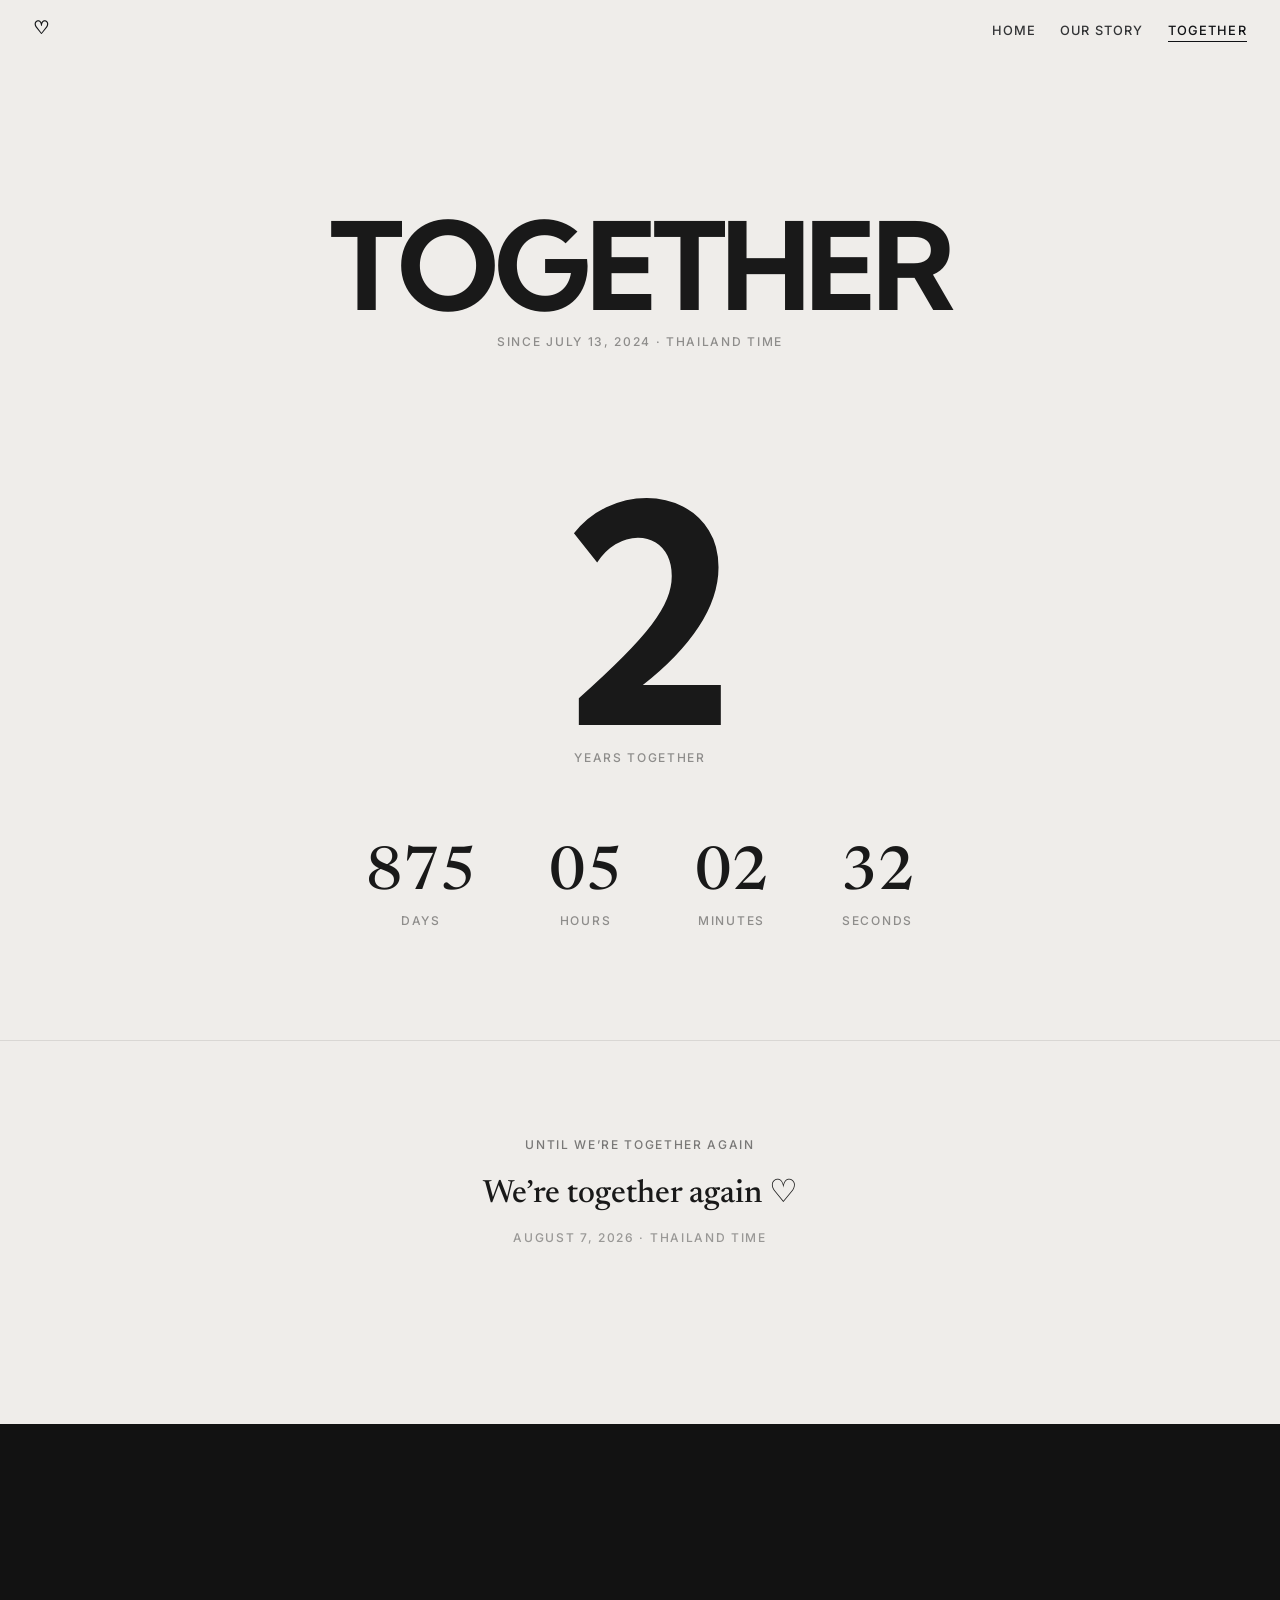
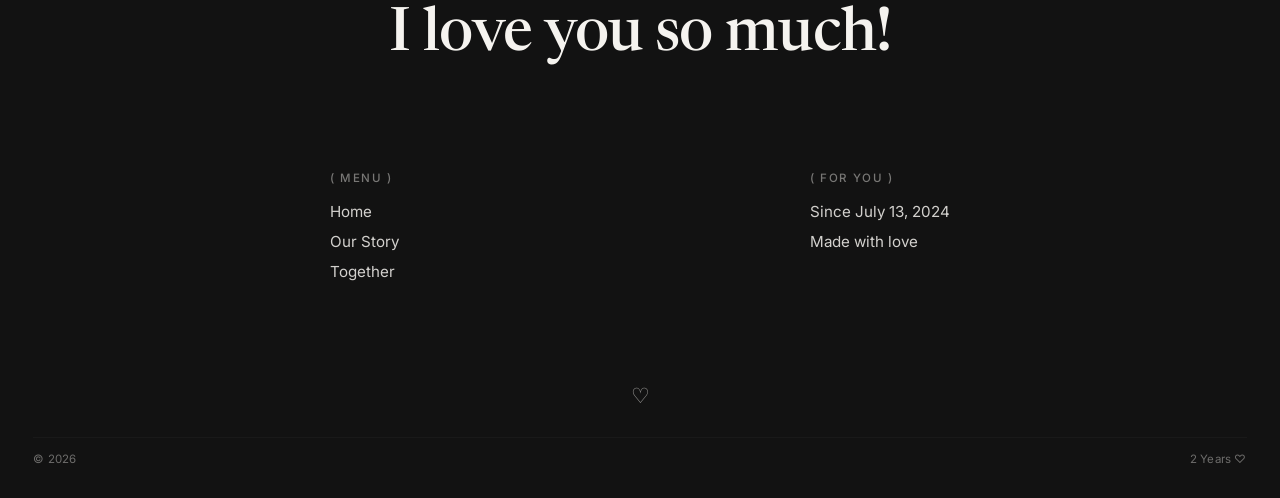
<file: docs/together.html>
<!doctype html>
<html lang="en">
<head>
<meta charset="UTF-8" />
<meta name="viewport" content="width=device-width, initial-scale=1" />
<title>Together</title>
<link rel="preconnect" href="https://fonts.googleapis.com">
<link rel="preconnect" href="https://fonts.gstatic.com" crossorigin>
<link href="https://fonts.googleapis.com/css2?family=Newsreader:ital,wght@0,400;0,500;0,600;1,400&family=Inter:wght@400;500;600&family=Kumbh+Sans:wght@700;800&display=swap" rel="stylesheet">
<link rel="stylesheet" href="style.css" />
</head>
<body>

<nav class="nav">
  <a href="index.html" class="nav-logo">&#9825;</a>
  <ul class="nav-links">
    <li><a href="index.html">Home</a></li>
    <li><a href="story.html">Our Story</a></li>
    <li><a href="together.html" class="is-active">Together</a></li>
  </ul>
</nav>

<main>

  <div class="page-header">
    <span class="h1" style="font-size: clamp(2.5rem, 2rem + 7vw, 8rem);">Together</span>
    <p class="note">Since July 13, 2024 &middot; Thailand time</p>
  </div>

  <div class="counter">
    <p class="sr-only" style="position:absolute;width:1px;height:1px;overflow:hidden;clip:rect(0,0,0,0);white-space:nowrap;" id="counter-summary" aria-live="polite">Loading counter&#8230;</p>

    <div class="counter-hero" aria-hidden="true">
      <span class="h1" id="c-years">0</span>
      <span class="note counter-hero-label" id="c-years-label">years together</span>
    </div>

    <div class="counter-units" aria-hidden="true">
      <div class="counter-unit">
        <span class="counter-unit-value" id="c-days">0000</span>
        <span class="note">days</span>
      </div>
      <div class="counter-unit">
        <span class="counter-unit-value" id="c-hours">00</span>
        <span class="note">hours</span>
      </div>
      <div class="counter-unit">
        <span class="counter-unit-value" id="c-mins">00</span>
        <span class="note">minutes</span>
      </div>
      <div class="counter-unit">
        <span class="counter-unit-value" id="c-secs">00</span>
        <span class="note">seconds</span>
      </div>
    </div>
  </div>

  <div class="reunion">
    <p class="sr-only" style="position:absolute;width:1px;height:1px;overflow:hidden;clip:rect(0,0,0,0);white-space:nowrap;" id="reunion-summary" aria-live="polite">Loading countdown&#8230;</p>

    <p class="note reunion-label">Until we&rsquo;re together again</p>

    <div class="reunion-units" id="reunion-units" aria-hidden="true">
      <div class="counter-unit">
        <span class="counter-unit-value reunion-value" id="r-days">00</span>
        <span class="note">days</span>
      </div>
      <div class="counter-unit">
        <span class="counter-unit-value reunion-value" id="r-hours">00</span>
        <span class="note">hours</span>
      </div>
      <div class="counter-unit">
        <span class="counter-unit-value reunion-value" id="r-mins">00</span>
        <span class="note">minutes</span>
      </div>
      <div class="counter-unit">
        <span class="counter-unit-value reunion-value" id="r-secs">00</span>
        <span class="note">seconds</span>
      </div>
    </div>

    <p class="reunion-reached" id="reunion-reached" aria-hidden="true">We&rsquo;re together again &#9825;</p>

    <p class="note reunion-date">August 7, 2026 &middot; Thailand time</p>
  </div>

</main>

<footer class="footer">
  <div class="footer-statement">
    <p class="h2">I love you so much!</p>
  </div>

  <div class="footer-columns">
    <div>
      <div class="footer-col-label">( Menu )</div>
      <ul class="footer-col-links">
        <li><a href="index.html">Home</a></li>
        <li><a href="story.html">Our Story</a></li>
        <li><a href="together.html">Together</a></li>
      </ul>
    </div>
    <div>
      <div class="footer-col-label">( For You )</div>
      <ul class="footer-col-links">
        <li><span>Since July 13, 2024</span></li>
        <li><span>Made with love</span></li>
      </ul>
    </div>
  </div>

  <div class="footer-bottom">
    <a href="#top" class="footer-mark">&#9825;</a>
  </div>

  <div class="footer-meta">
    <span>&copy; 2026</span>
    <span>2 Years &#9825;</span>
  </div>
</footer>

<script>
  var START = new Date('2024-07-13T00:00:00+07:00');

  function calcYears(start, now) {
    var years = now.getFullYear() - start.getFullYear();
    var anniversary = new Date(now.getFullYear(), start.getMonth(), start.getDate());
    if (now < anniversary) years--;
    return years;
  }

  function pad(n) {
    return String(n).padStart(2, '0');
  }

  function tick() {
    var now = new Date();
    var diffMs = now - START;
    var totalSeconds = Math.floor(diffMs / 1000);

    var days = Math.floor(totalSeconds / 86400);
    var hours = Math.floor((totalSeconds % 86400) / 3600);
    var minutes = Math.floor((totalSeconds % 3600) / 60);
    var seconds = totalSeconds % 60;
    var years = calcYears(START, now);

    document.getElementById('c-years').textContent = years;
    document.getElementById('c-years-label').textContent = (years === 1 ? 'year' : 'years') + ' together';
    document.getElementById('c-days').textContent = days;
    document.getElementById('c-hours').textContent = pad(hours);
    document.getElementById('c-mins').textContent = pad(minutes);
    document.getElementById('c-secs').textContent = pad(seconds);

    document.getElementById('counter-summary').textContent =
      'We have been together for ' + years + (years === 1 ? ' year' : ' years') + ' and ' + days + ' days.';
  }

  var REUNION = new Date('2026-08-07T15:25:00+07:00');
  var reunionUnitsEl = document.getElementById('reunion-units');
  var reunionReachedEl = document.getElementById('reunion-reached');

  function tickReunion() {
    var now = new Date();
    var diffMs = REUNION - now;

    if (diffMs <= 0) {
      reunionUnitsEl.style.display = 'none';
      reunionReachedEl.style.display = 'block';
      document.getElementById('reunion-summary').textContent = 'We’re together again.';
      return;
    }

    var totalSeconds = Math.floor(diffMs / 1000);
    var days = Math.floor(totalSeconds / 86400);
    var hours = Math.floor((totalSeconds % 86400) / 3600);
    var minutes = Math.floor((totalSeconds % 3600) / 60);
    var seconds = totalSeconds % 60;

    document.getElementById('r-days').textContent = days;
    document.getElementById('r-hours').textContent = pad(hours);
    document.getElementById('r-mins').textContent = pad(minutes);
    document.getElementById('r-secs').textContent = pad(seconds);

    document.getElementById('reunion-summary').textContent =
      days + (days === 1 ? ' day' : ' days') + ' until we’re together again.';
  }

  tick();
  tickReunion();
  setInterval(tick, 1000);
  setInterval(tickReunion, 1000);
</script>
</body>
</html>
</file>
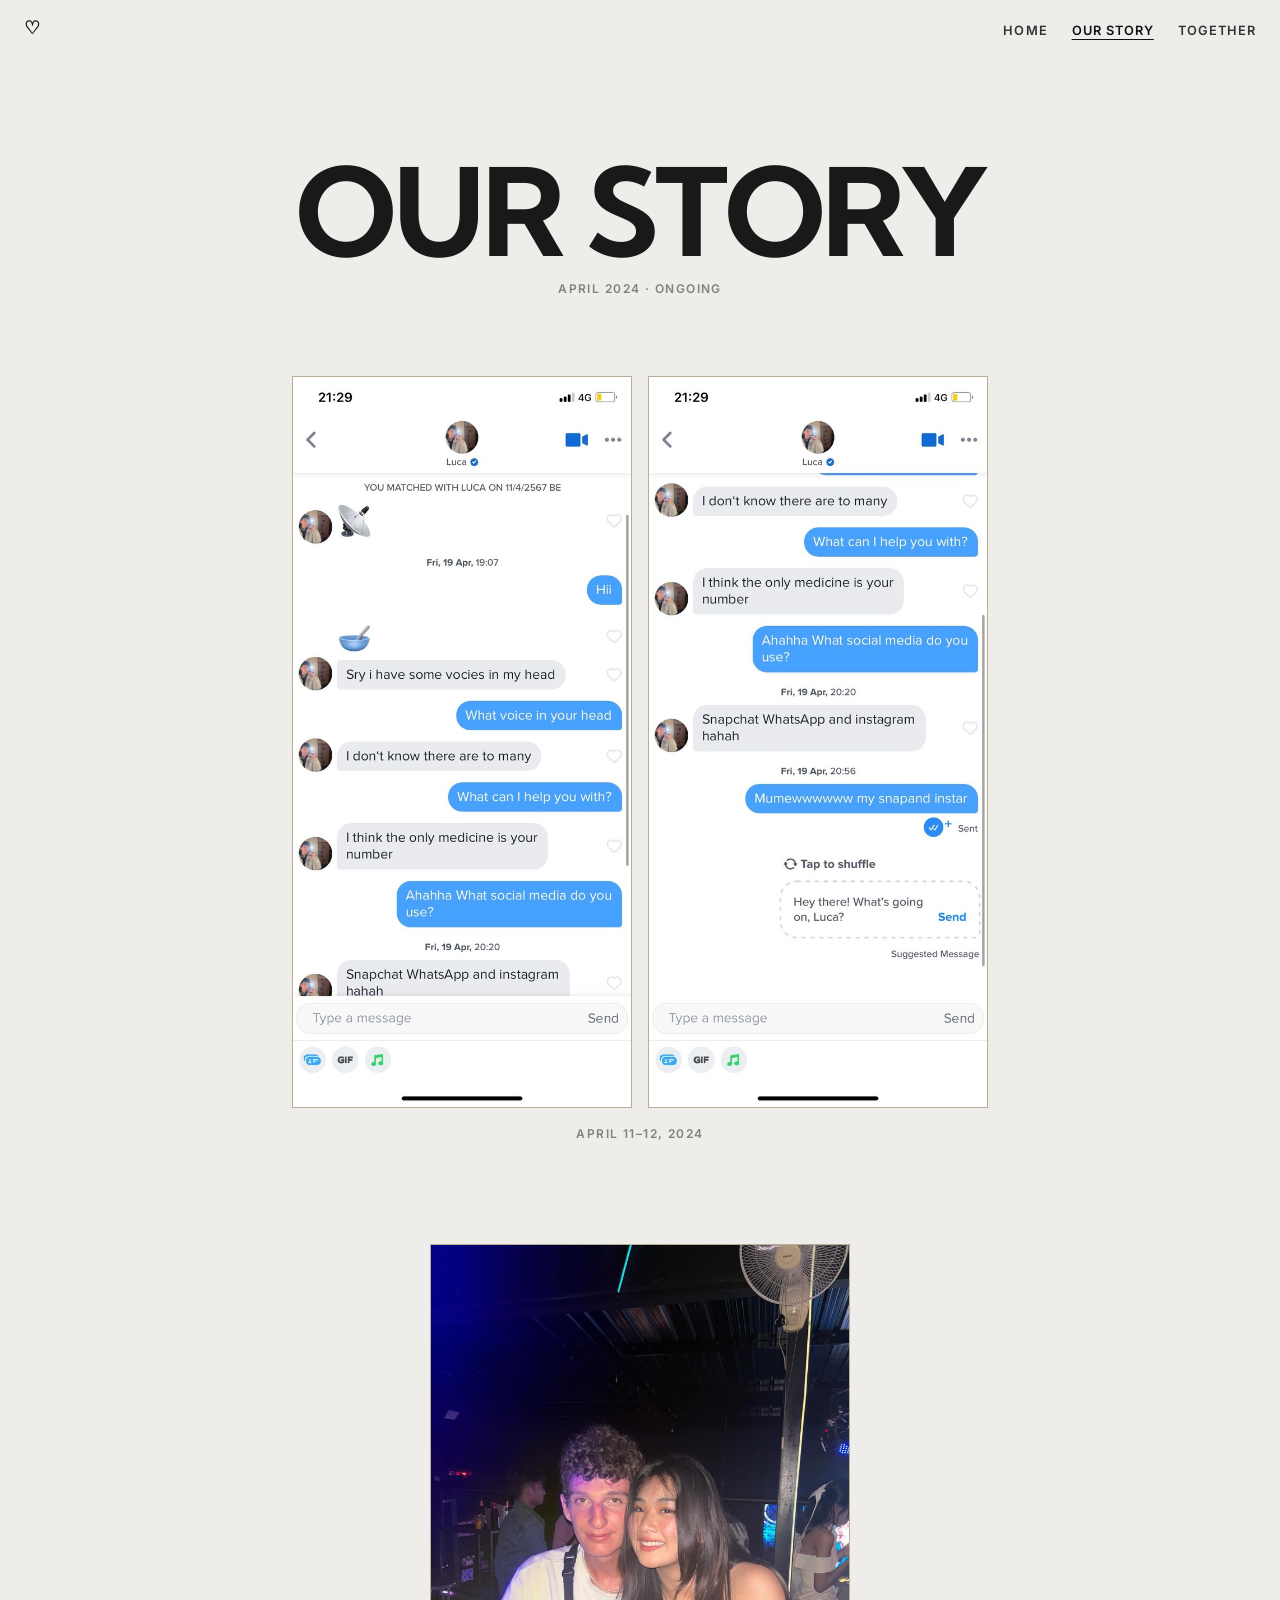
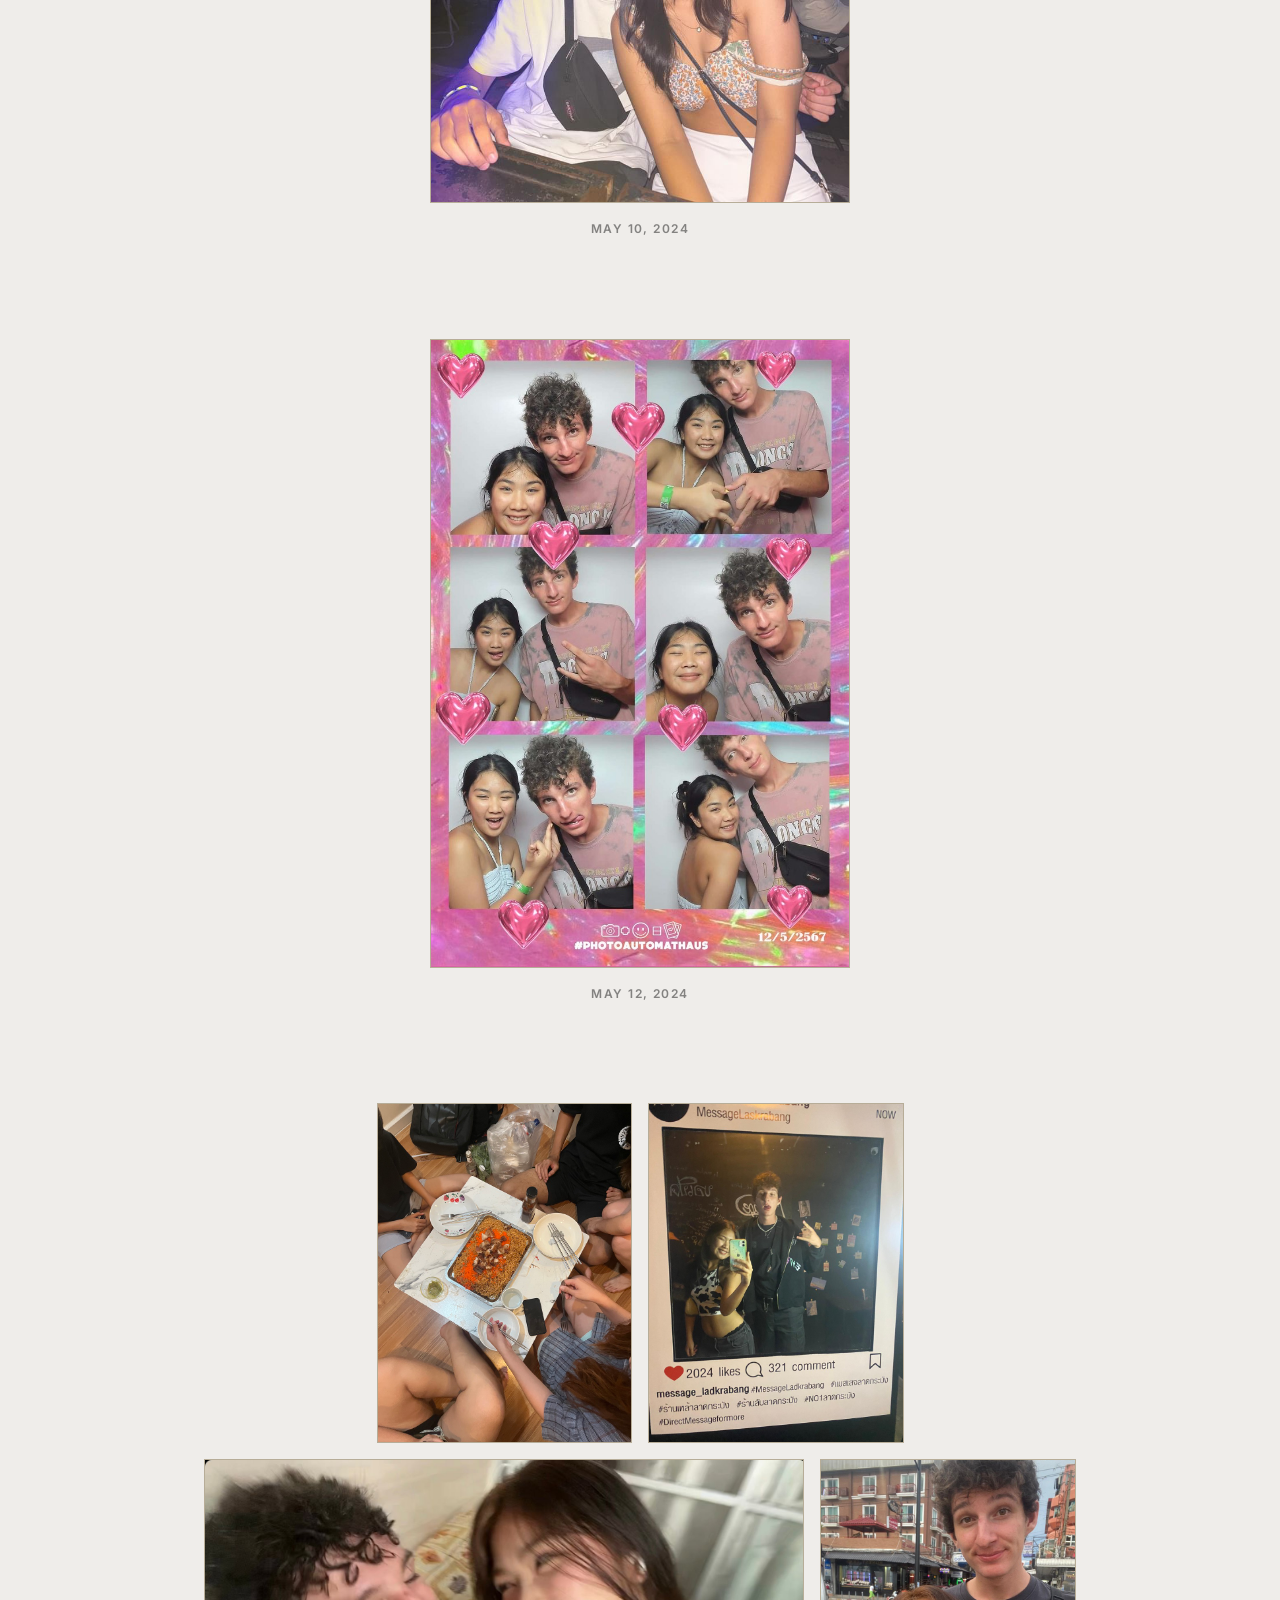
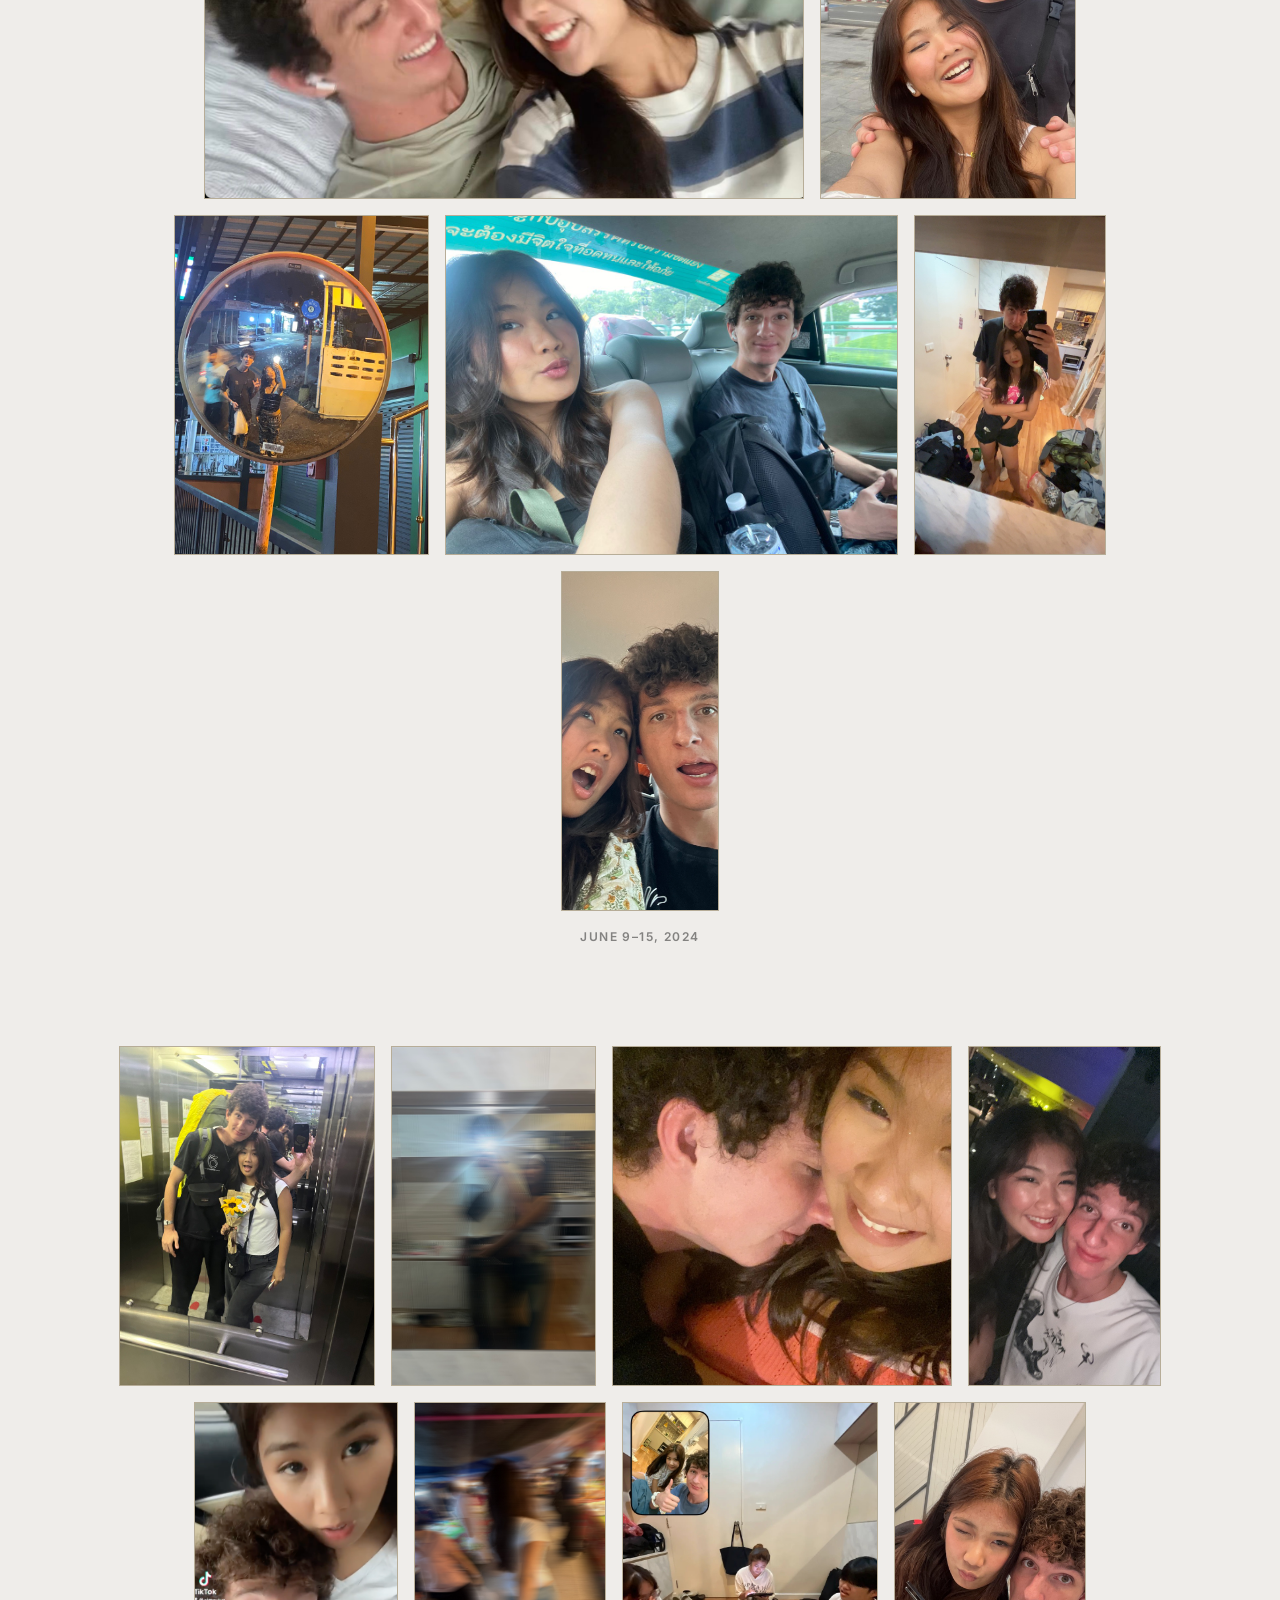
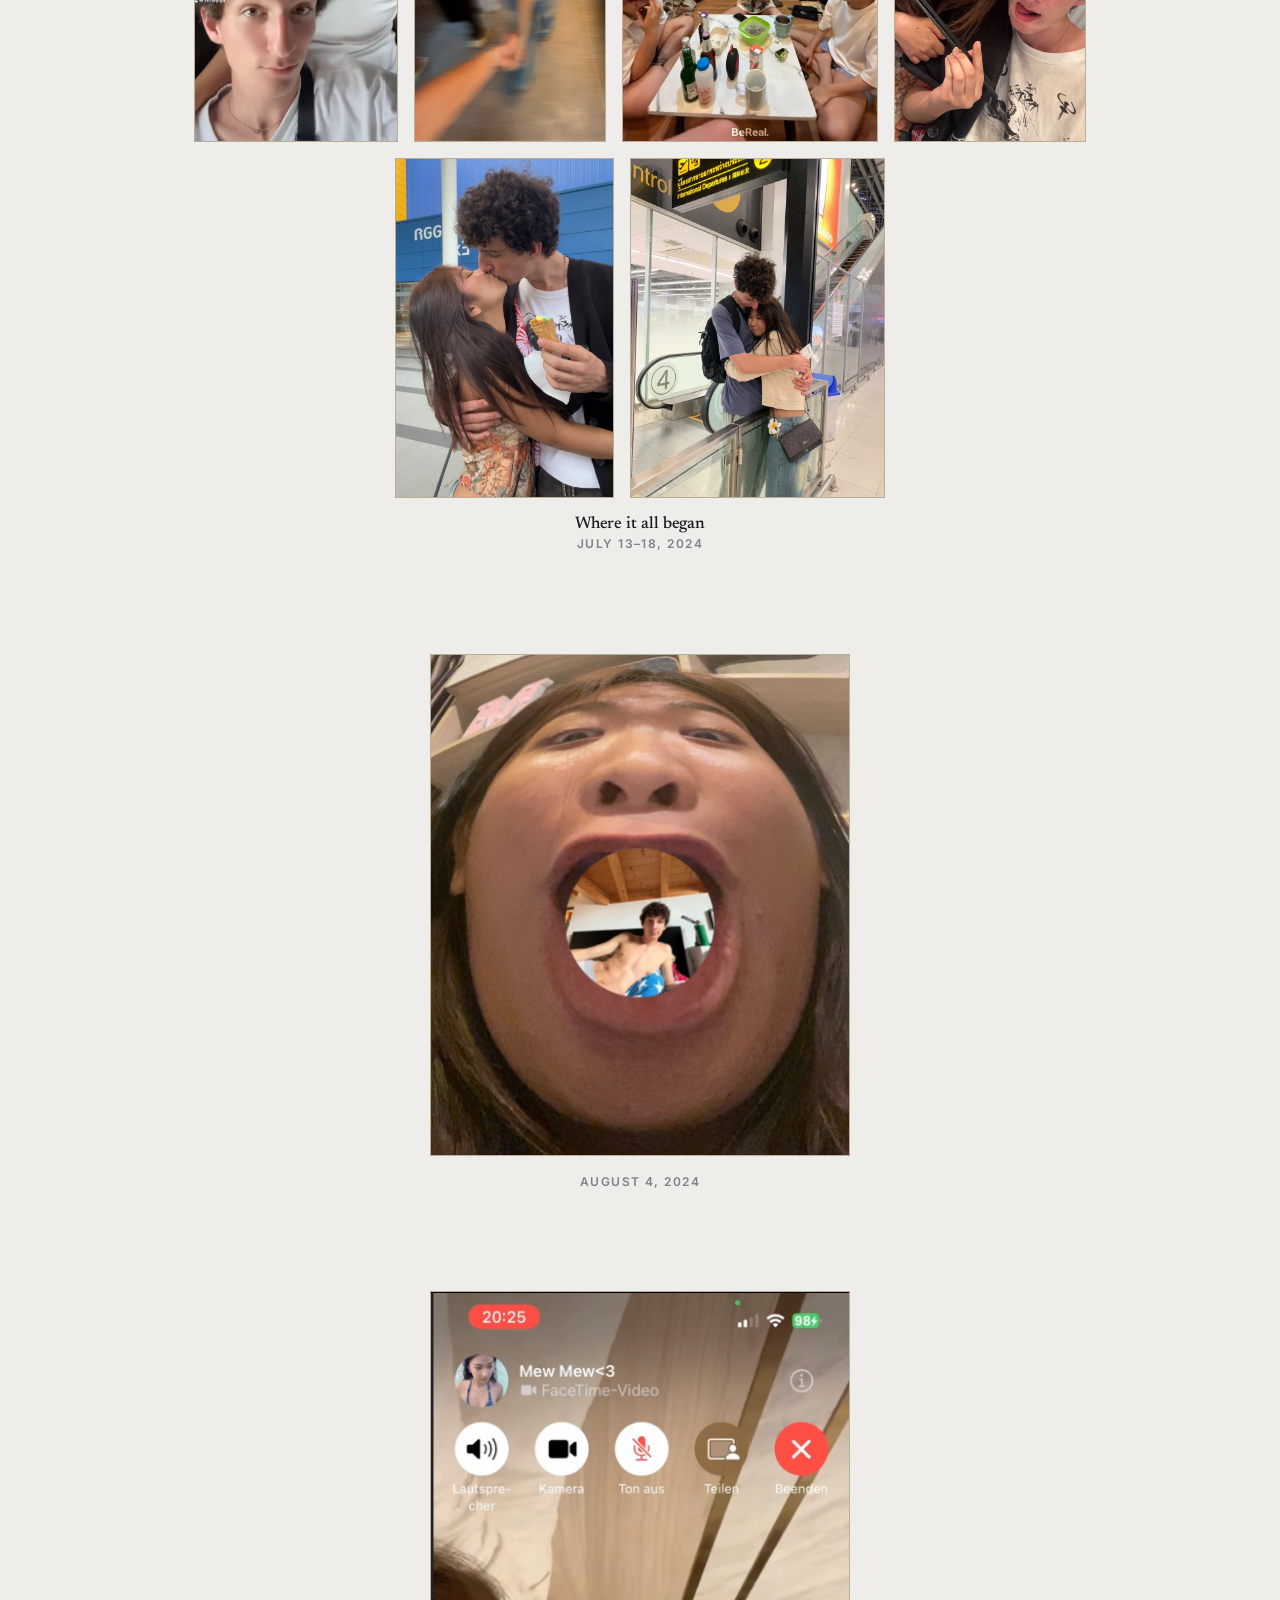
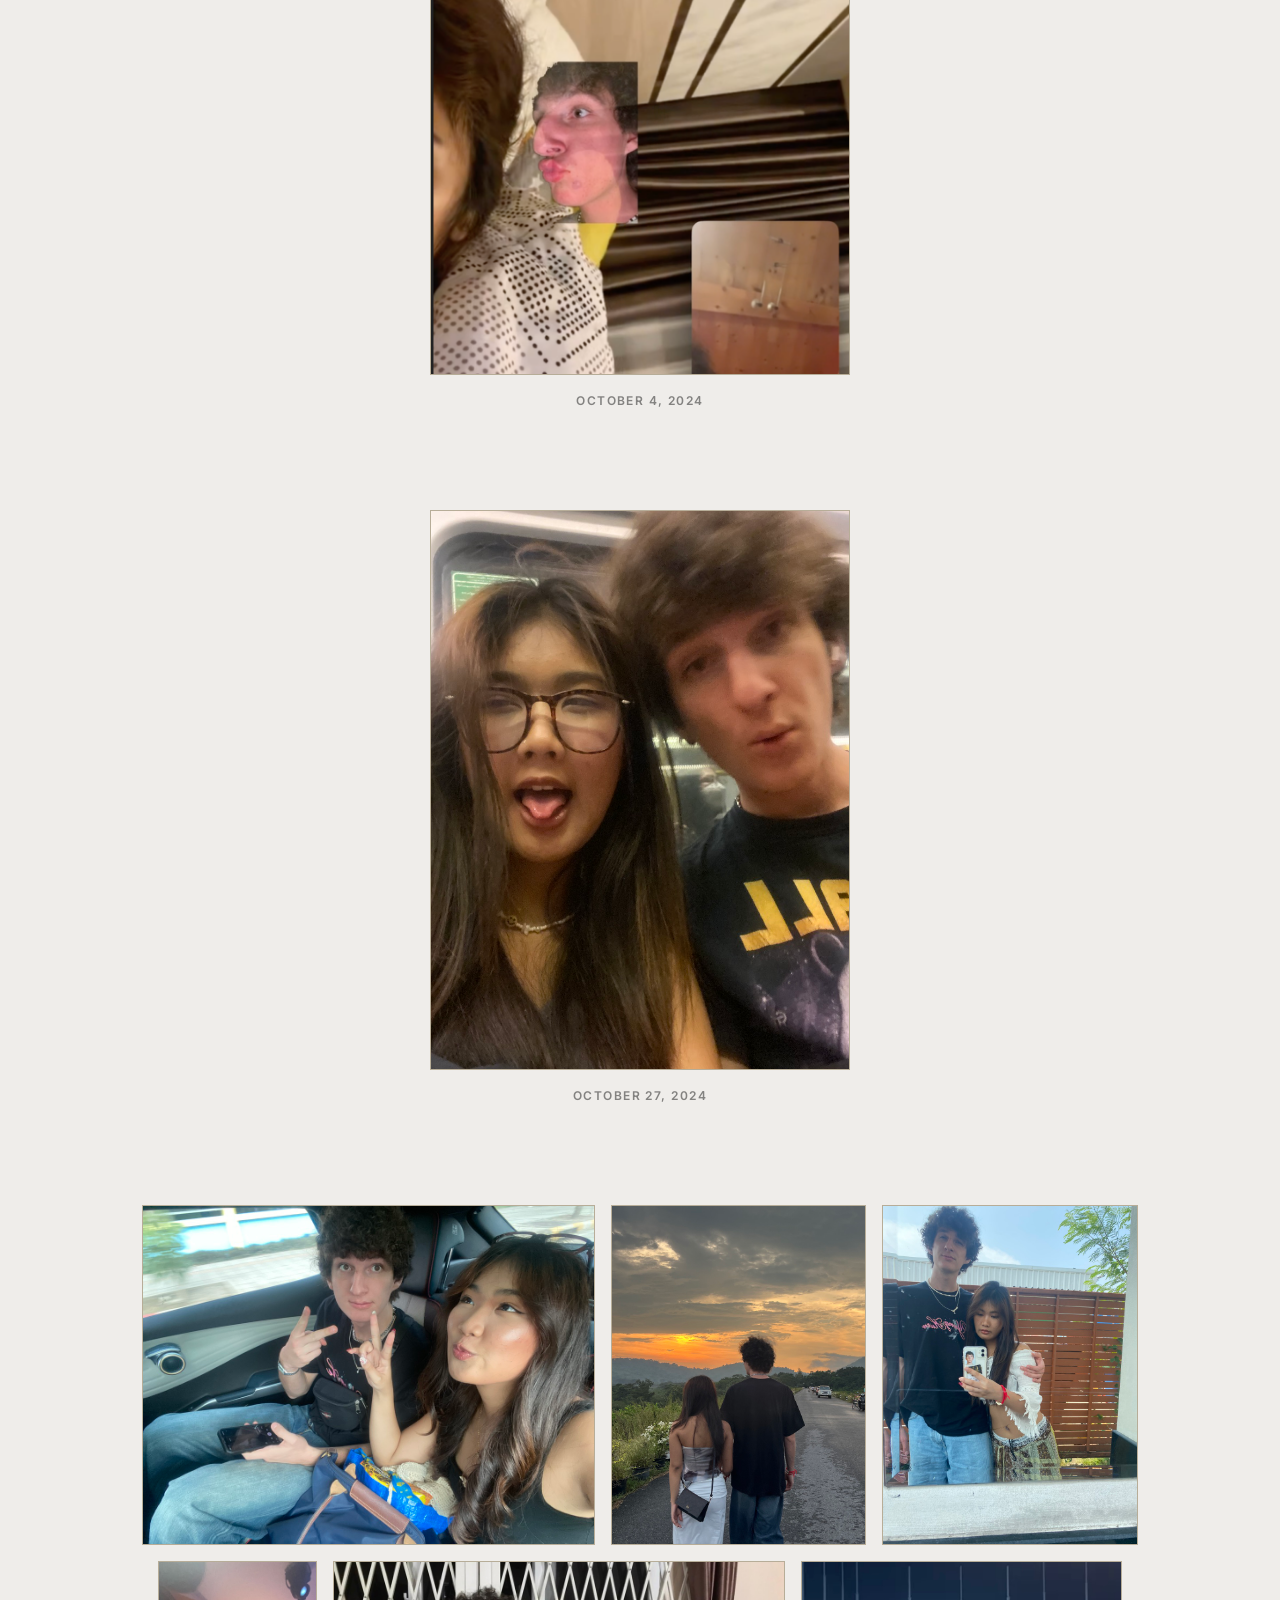
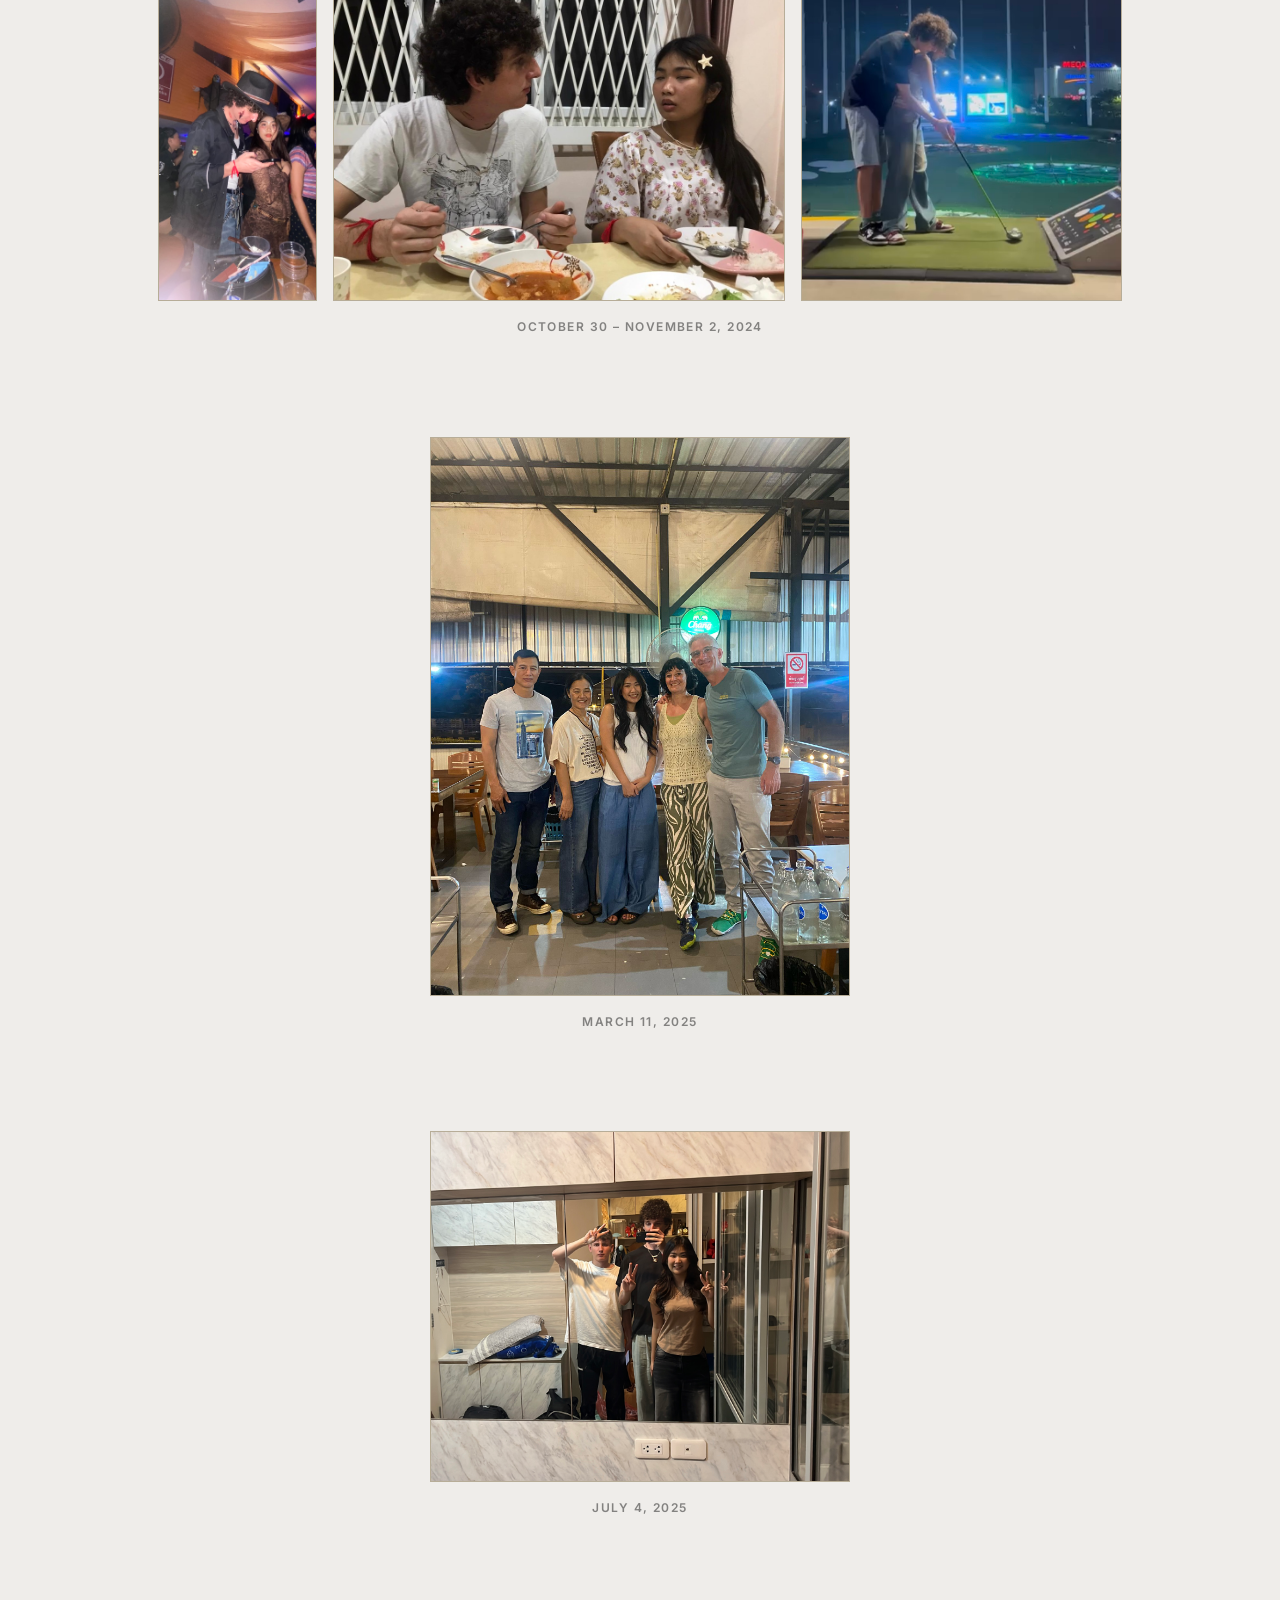
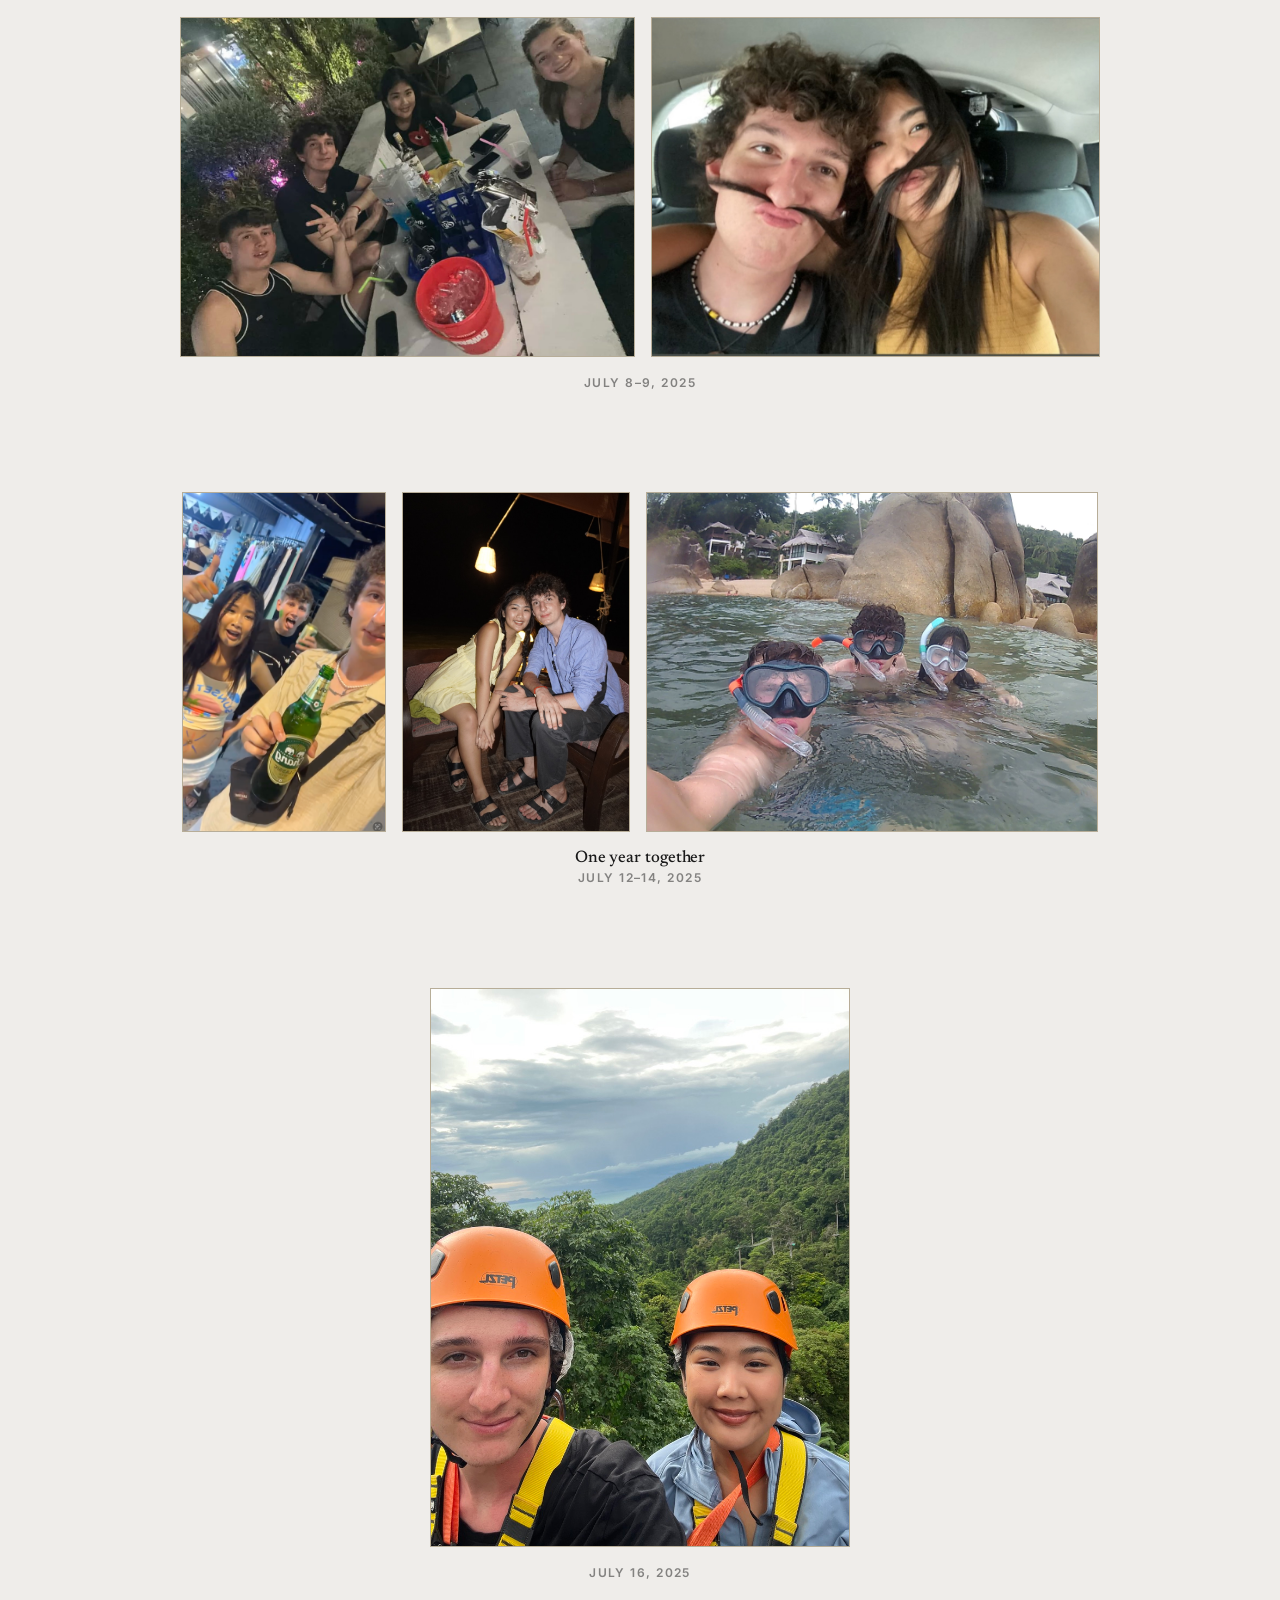
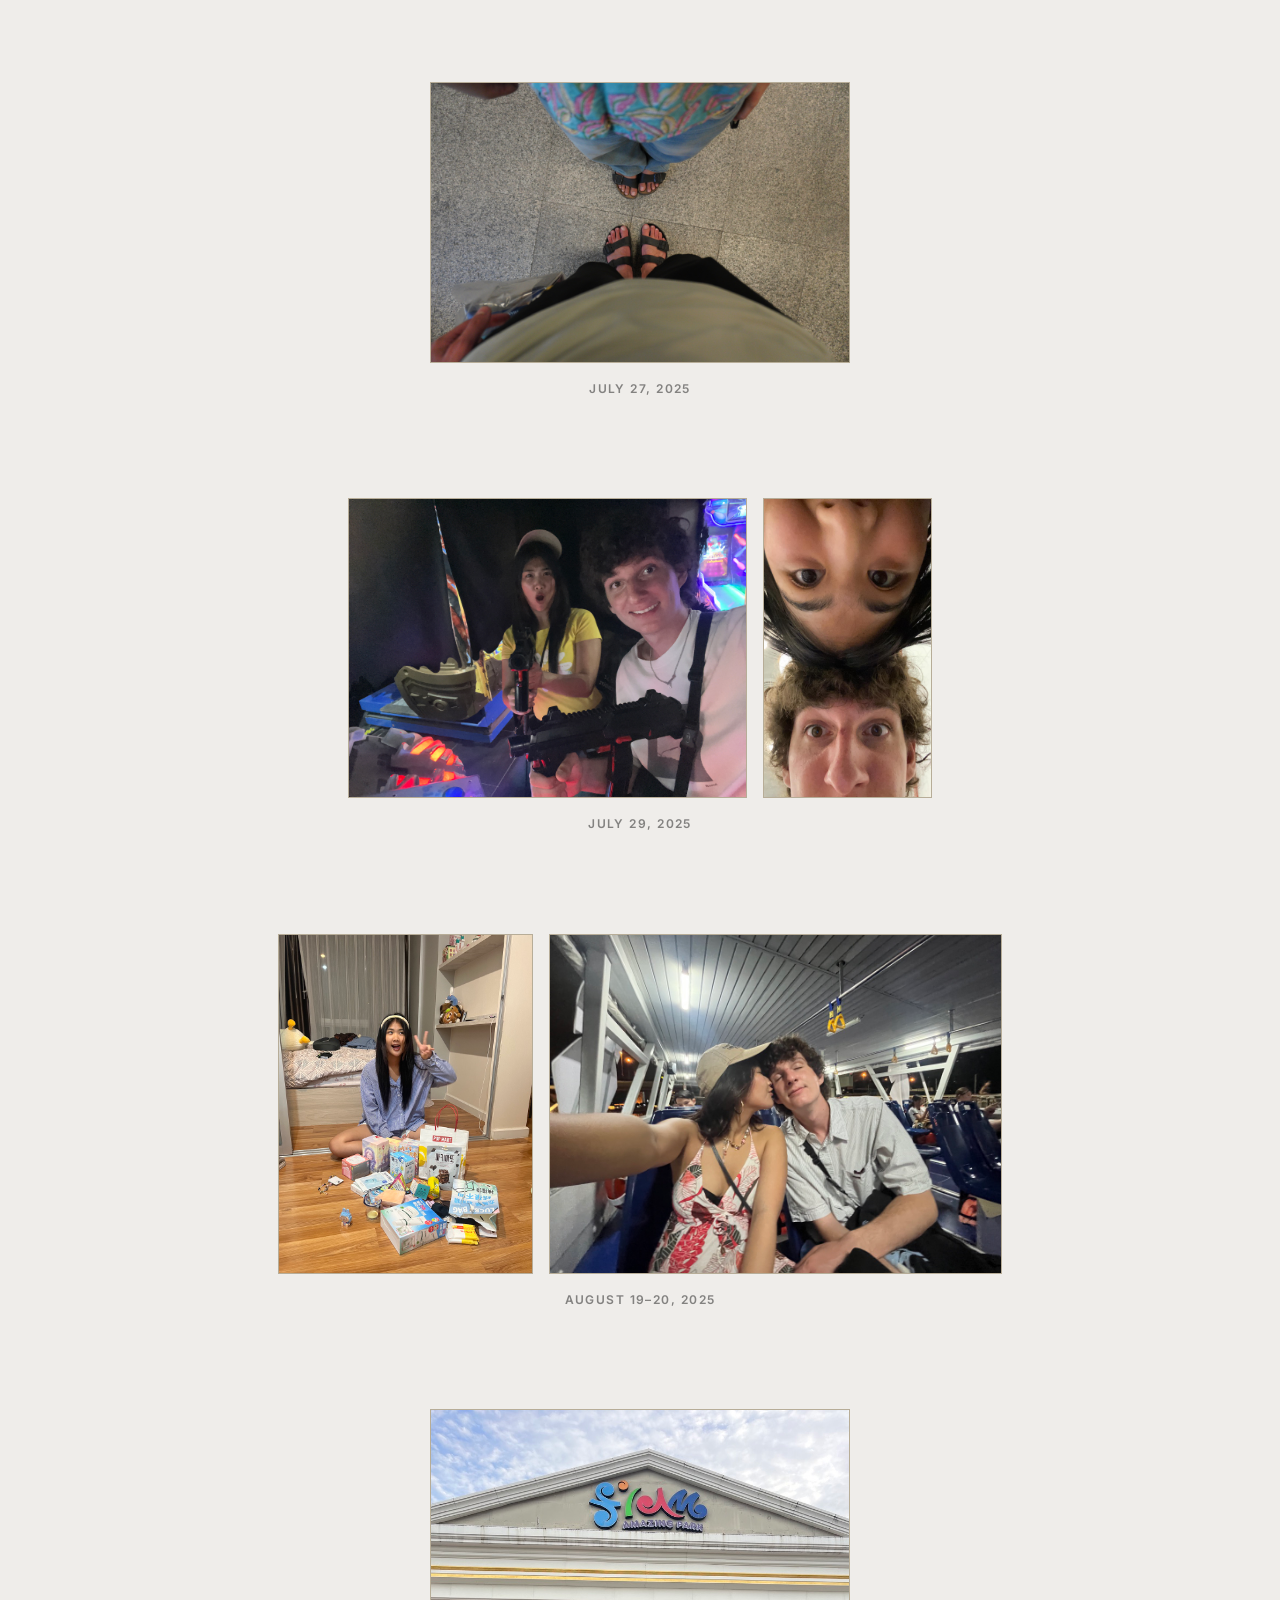
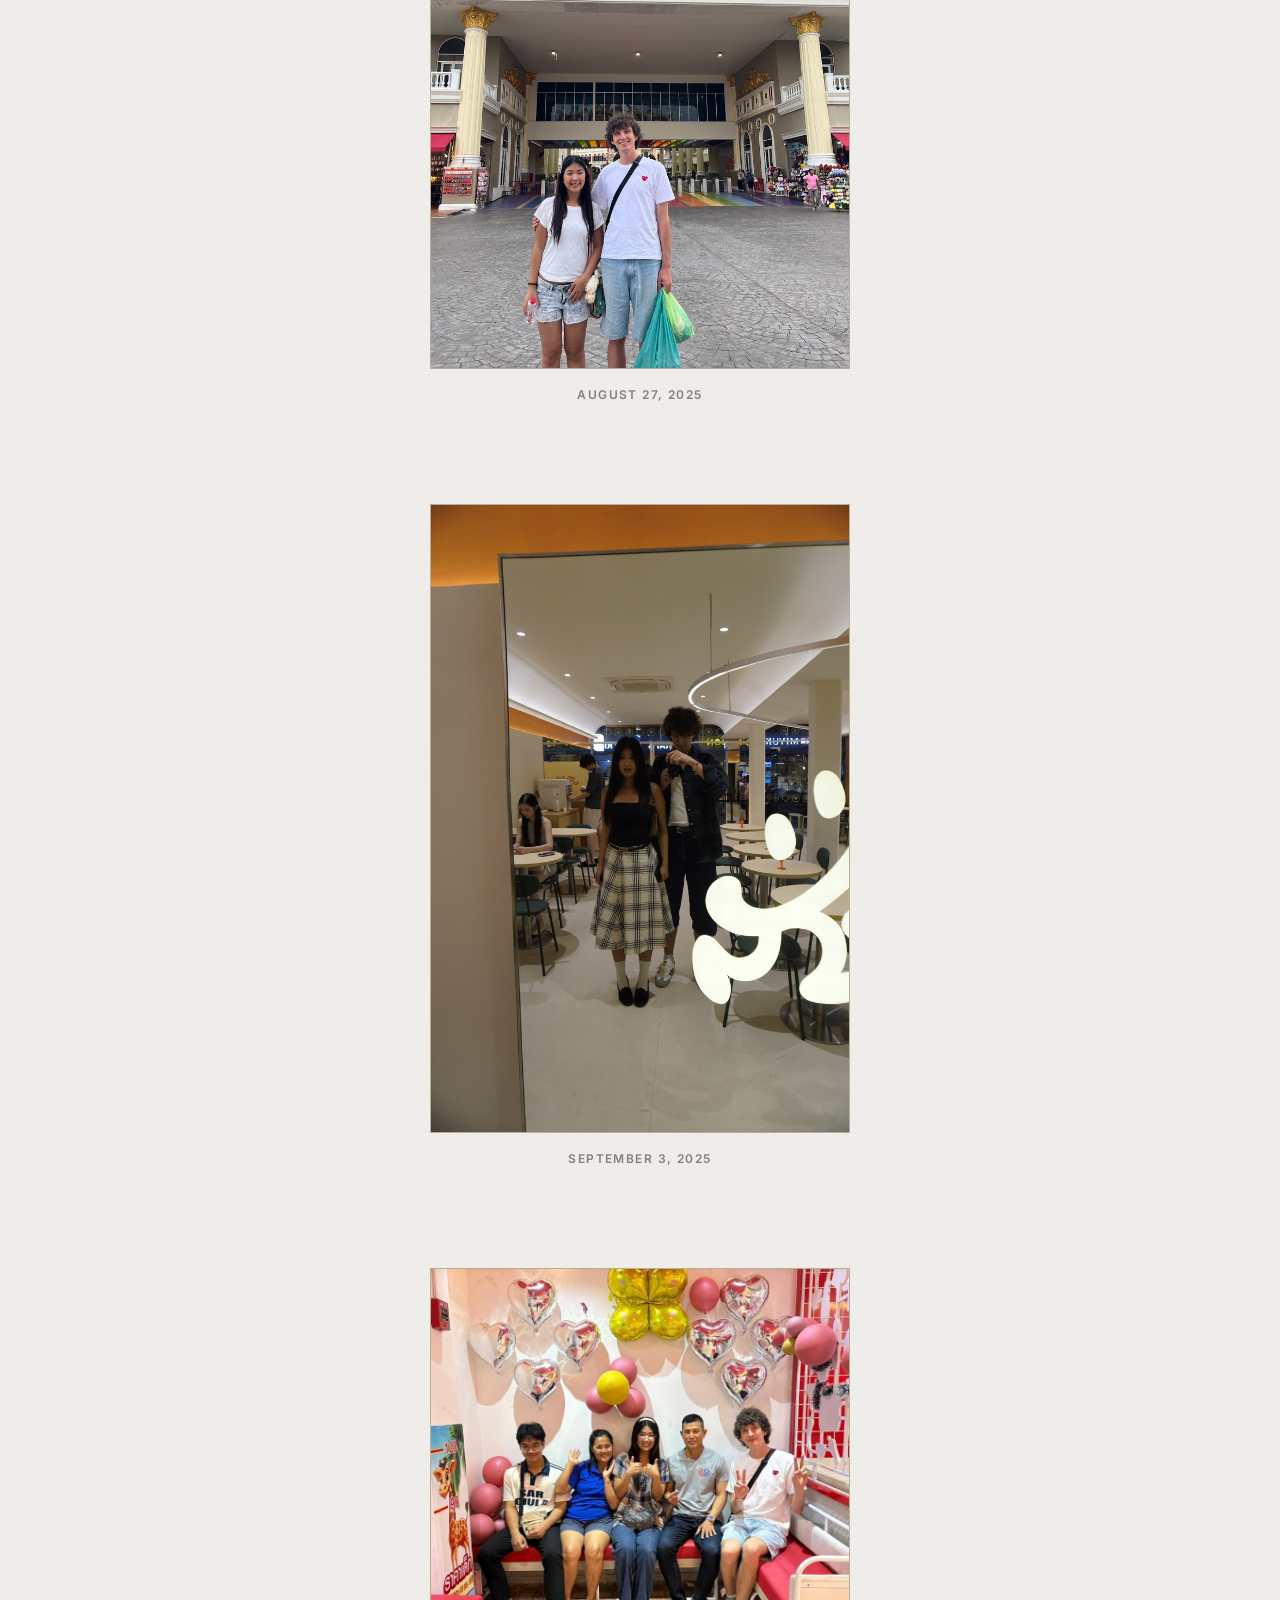
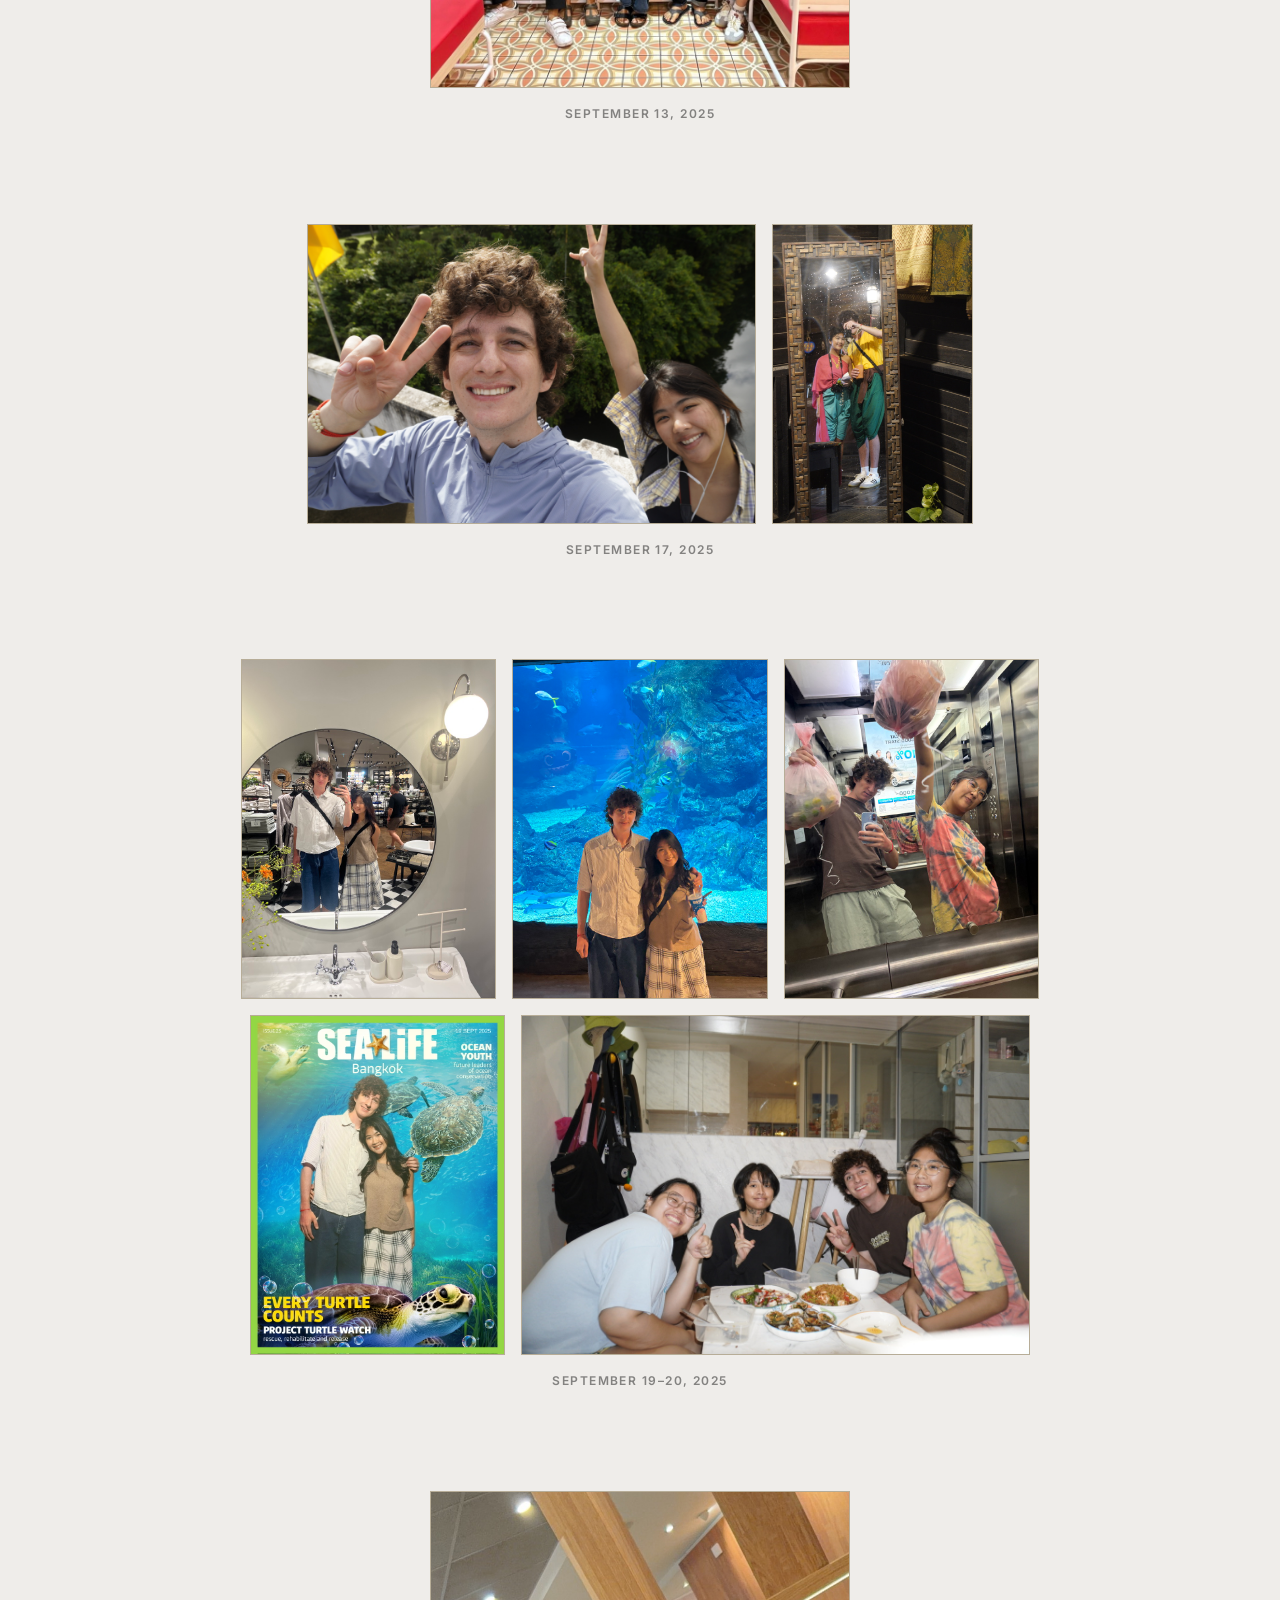
<file: prototype/story.html>
<!doctype html>
<html lang="en">
<head>
<meta charset="UTF-8" />
<meta name="viewport" content="width=device-width, initial-scale=1" />
<title>Our Story</title>
<link rel="preconnect" href="https://fonts.googleapis.com">
<link rel="preconnect" href="https://fonts.gstatic.com" crossorigin>
<link href="https://fonts.googleapis.com/css2?family=Newsreader:ital,wght@0,400;0,500;0,600;1,400&family=Inter:wght@400;500;600&family=Kumbh+Sans:wght@700;800&display=swap" rel="stylesheet">
<link rel="stylesheet" href="style.css" />
</head>
<body>

<nav class="nav">
  <a href="index.html" class="nav-logo">&#9825;</a>
  <ul class="nav-links">
    <li><a href="index.html">Home</a></li>
    <li><a href="story.html" class="is-active">Our Story</a></li>
    <li><a href="together.html">Together</a></li>
  </ul>
</nav>

<main>

  <div class="page-header">
    <span class="h1" style="font-size: clamp(2.5rem, 2rem + 7vw, 8rem);">Our Story</span>
    <p class="note">April 2024 &middot; ongoing</p>
  </div>

  <div class="flow">

    <div class="flow-stop big readable">
      <div class="flow-photos">
        <img class="flow-photo" src="photos/20240411.jpeg" alt="Our Tinder match conversation, April 11, 2024" width="603" height="1304">
        <img class="flow-photo" src="photos/20240412.jpeg" alt="Our Tinder match conversation, April 12, 2024" width="603" height="1304">
      </div>
      <div class="flow-stop-caption">
        <span class="note">April 11–12, 2024</span>
      </div>
    </div>

    <div class="flow-stop solo">
      <img class="flow-photo" src="photos/20240510.jpeg" alt="Photo from May 10, 2024" width="720" height="960">
      <div class="flow-stop-caption">
        <span class="note">May 10, 2024</span>
      </div>
    </div>

    <div class="flow-stop solo">
      <img class="flow-photo" src="photos/20240512.jpeg" alt="Photo from May 12, 2024" width="724" height="1086">
      <div class="flow-stop-caption">
        <span class="note">May 12, 2024</span>
      </div>
    </div>

    <div class="flow-stop big">
      <div class="flow-photos">
        <img class="flow-photo" src="photos/20240609.jpeg" alt="Photo from June 9, 2024" width="768" height="1024">
        <img class="flow-photo" src="photos/20240610.jpeg" alt="Photo from June 10, 2024" width="768" height="1024">
        <img class="flow-photo" src="photos/202406101.jpeg" alt="Photo from June 10, 2024" width="1464" height="828">
        <img class="flow-photo" src="photos/20240611.jpeg" alt="Photo from June 11, 2024" width="768" height="1024">
        <img class="flow-photo" src="photos/20240612.jpeg" alt="Photo from June 12, 2024" width="768" height="1024">
        <img class="flow-photo" src="photos/20240613.jpeg" alt="Photo from June 13, 2024" width="1024" height="768">
        <img class="flow-photo" src="photos/20240614.jpeg" alt="Photo from June 14, 2024" width="665" height="1182">
        <img class="flow-photo" src="photos/20240615.jpeg" alt="Photo from June 15, 2024" width="602" height="1304">
      </div>
      <div class="flow-stop-caption">
        <span class="note">June 9–15, 2024</span>
      </div>
    </div>

    <div class="flow-stop big">
      <div class="flow-photos">
        <img class="flow-photo" src="photos/20240713.jpeg" alt="Photo from July 13, 2024" width="768" height="1024">
        <img class="flow-photo" src="photos/202407131.jpeg" alt="Photo from July 13, 2024" width="970" height="1611">
        <img class="flow-photo" src="photos/202407132.jpeg" alt="Photo from July 13, 2024" width="886" height="886">
        <img class="flow-photo" src="photos/20240714.jpeg" alt="Photo from July 14, 2024" width="665" height="1182">
        <img class="flow-photo" src="photos/20240715.jpeg" alt="Photo from July 15, 2024" width="998" height="1666">
        <img class="flow-photo" src="photos/202407151.jpeg" alt="Photo from July 15, 2024" width="1242" height="2208">
        <img class="flow-photo" src="photos/20240716.jpeg" alt="Photo from July 16, 2024" width="768" height="1024">
        <img class="flow-photo" src="photos/20240717.jpeg" alt="Photo from July 17, 2024" width="665" height="1182">
        <img class="flow-photo" src="photos/202407171.jpeg" alt="Photo from July 17, 2024" width="710" height="1106">
        <img class="flow-photo" src="photos/20240718.jpeg" alt="Photo from July 18, 2024" width="768" height="1024">
      </div>
      <div class="flow-stop-caption">
        <span class="caption-title">Where it all began</span>
        <span class="note">July 13–18, 2024</span>
      </div>
    </div>

    <div class="flow-stop solo">
      <img class="flow-photo" src="photos/20240804.png" alt="Photo from August 4, 2024" width="838" height="1002">
      <div class="flow-stop-caption">
        <span class="note">August 4, 2024</span>
      </div>
    </div>

    <div class="flow-stop solo">
      <img class="flow-photo" src="photos/20241004.png" alt="Photo from October 4, 2024" width="858" height="1400">
      <div class="flow-stop-caption">
        <span class="note">October 4, 2024</span>
      </div>
    </div>

    <div class="flow-stop solo">
      <img class="flow-photo" src="photos/20241027.jpeg" alt="Photo from October 27, 2024" width="768" height="1024">
      <div class="flow-stop-caption">
        <span class="note">October 27, 2024</span>
      </div>
    </div>

    <div class="flow-stop big">
      <div class="flow-photos">
        <img class="flow-photo" src="photos/20241030.jpeg" alt="Photo from October 30, 2024" width="1024" height="768">
        <img class="flow-photo" src="photos/202410301.jpeg" alt="Photo from October 30, 2024" width="768" height="1024">
        <img class="flow-photo" src="photos/20241031.jpeg" alt="Photo from October 31, 2024" width="768" height="1024">
        <img class="flow-photo" src="photos/202410311.jpeg" alt="Photo from October 31, 2024" width="683" height="1477">
        <img class="flow-photo" src="photos/20241101.jpeg" alt="Photo from November 1, 2024" width="1024" height="769">
        <img class="flow-photo" src="photos/20241102.jpeg" alt="Photo from November 2, 2024" width="992" height="1051">
      </div>
      <div class="flow-stop-caption">
        <span class="note">October 30 – November 2, 2024</span>
      </div>
    </div>

    <div class="flow-stop solo">
      <img class="flow-photo" src="photos/20250311.jpeg" alt="Photo from March 11, 2025" width="1536" height="2048">
      <div class="flow-stop-caption">
        <span class="note">March 11, 2025</span>
      </div>
    </div>

    <div class="flow-stop solo">
      <img class="flow-photo" src="photos/20250704.jpeg" alt="Photo from July 4, 2025" width="2592" height="2160">
      <div class="flow-stop-caption">
        <span class="note">July 4, 2025</span>
      </div>
    </div>

    <div class="flow-stop big">
      <div class="flow-photos">
        <img class="flow-photo" src="photos/20250708.jpeg" alt="Photo from July 8, 2025" width="1170" height="873">
        <img class="flow-photo" src="photos/20250709.jpeg" alt="Photo from July 9, 2025" width="1020" height="770">
      </div>
      <div class="flow-stop-caption">
        <span class="note">July 8–9, 2025</span>
      </div>
    </div>

    <div class="flow-stop big">
      <div class="flow-photos">
        <img class="flow-photo" src="photos/20250712.jpeg" alt="Photo from July 12, 2025" width="1030" height="1720">
        <img class="flow-photo" src="photos/20250713.jpeg" alt="Photo from July 13, 2025" width="724" height="1086">
        <img class="flow-photo" src="photos/20250714.jpeg" alt="Photo from July 14, 2025" width="2048" height="1536">
      </div>
      <div class="flow-stop-caption">
        <span class="caption-title">One year together</span>
        <span class="note">July 12–14, 2025</span>
      </div>
    </div>

    <div class="flow-stop solo">
      <img class="flow-photo" src="photos/20250716.jpeg" alt="Photo from July 16, 2025" width="768" height="1024">
      <div class="flow-stop-caption">
        <span class="note">July 16, 2025</span>
      </div>
    </div>

    <div class="flow-stop solo">
      <img class="flow-photo" src="photos/20250727.jpeg" alt="Photo from July 27, 2025" width="2172" height="1448">
      <div class="flow-stop-caption">
        <span class="note">July 27, 2025</span>
      </div>
    </div>

    <div class="flow-stop small">
      <div class="flow-photos">
        <img class="flow-photo" src="photos/20250729.jpeg" alt="Photo from July 29, 2025" width="2048" height="1536">
        <img class="flow-photo" src="photos/202507291.jpeg" alt="Photo from July 29, 2025" width="900" height="1600">
      </div>
      <div class="flow-stop-caption">
        <span class="note">July 29, 2025</span>
      </div>
    </div>

    <div class="flow-stop big">
      <div class="flow-photos">
        <img class="flow-photo" src="photos/20250819.jpeg" alt="Photo from August 19, 2025" width="768" height="1024">
        <img class="flow-photo" src="photos/20250820.jpeg" alt="Photo from August 20, 2025" width="1024" height="768">
      </div>
      <div class="flow-stop-caption">
        <span class="note">August 19–20, 2025</span>
      </div>
    </div>

    <div class="flow-stop solo">
      <img class="flow-photo" src="photos/20250827.jpeg" alt="Photo from August 27, 2025" width="768" height="1024">
      <div class="flow-stop-caption">
        <span class="note">August 27, 2025</span>
      </div>
    </div>

    <div class="flow-stop solo">
      <img class="flow-photo" src="photos/20250903.jpeg" alt="Photo from September 3, 2025" width="724" height="1086">
      <div class="flow-stop-caption">
        <span class="note">September 3, 2025</span>
      </div>
    </div>

    <div class="flow-stop solo">
      <img class="flow-photo" src="photos/20250913.jpeg" alt="Photo from September 13, 2025" width="886" height="886">
      <div class="flow-stop-caption">
        <span class="note">September 13, 2025</span>
      </div>
    </div>

    <div class="flow-stop small">
      <div class="flow-photos">
        <img class="flow-photo" src="photos/20250917.jpeg" alt="Photo from September 17, 2025" width="2172" height="1448">
        <img class="flow-photo" src="photos/202509171.jpeg" alt="Photo from September 17, 2025" width="724" height="1086">
      </div>
      <div class="flow-stop-caption">
        <span class="note">September 17, 2025</span>
      </div>
    </div>

    <div class="flow-stop big">
      <div class="flow-photos">
        <img class="flow-photo" src="photos/20250919.jpeg" alt="Photo from September 19, 2025" width="768" height="1024">
        <img class="flow-photo" src="photos/202509191.jpeg" alt="Photo from September 19, 2025" width="768" height="1024">
        <img class="flow-photo" src="photos/202509192.jpeg" alt="Photo from September 19, 2025" width="768" height="1024">
        <img class="flow-photo" src="photos/202509193.jpeg" alt="Photo from September 19, 2025" width="768" height="1024">
        <img class="flow-photo" src="photos/20250920.jpeg" alt="Photo from September 20, 2025" width="1086" height="724">
      </div>
      <div class="flow-stop-caption">
        <span class="note">September 19–20, 2025</span>
      </div>
    </div>

    <div class="flow-stop solo">
      <img class="flow-photo" src="photos/20251222.jpeg" alt="Photo from December 22, 2025" width="664" height="1182">
      <div class="flow-stop-caption">
        <span class="note">December 22, 2025</span>
      </div>
    </div>

    <div class="flow-stop big">
      <div class="flow-photos">
        <img class="flow-photo" src="photos/20251224.jpeg" alt="Photo from December 24, 2025" width="1182" height="665">
        <img class="flow-photo" src="photos/20251225.jpeg" alt="Photo from December 25, 2025" width="768" height="1024">
        <img class="flow-photo" src="photos/202512251.jpeg" alt="Photo from December 25, 2025" width="1182" height="665">
        <img class="flow-photo" src="photos/202512252.jpeg" alt="Photo from December 25, 2025" width="758" height="1036">
        <img class="flow-photo" src="photos/20251226.jpeg" alt="Photo from December 26, 2025" width="359" height="638">
        <img class="flow-photo" src="photos/20251227.jpeg" alt="Photo from December 27, 2025" width="2048" height="1536">
      </div>
      <div class="flow-stop-caption">
        <span class="caption-title">Christmas together</span>
        <span class="note">December 24–27, 2025</span>
      </div>
    </div>

    <div class="flow-stop small">
      <div class="flow-photos">
        <img class="flow-photo" src="photos/20251229.jpeg" alt="Photo from December 29, 2025" width="1536" height="2048">
        <img class="flow-photo" src="photos/202512291.jpeg" alt="Photo from December 29, 2025" width="1536" height="2048">
      </div>
      <div class="flow-stop-caption">
        <span class="note">December 29, 2025</span>
      </div>
    </div>

    <div class="flow-stop solo">
      <img class="flow-photo" src="photos/20260104.jpeg" alt="Photo from January 4, 2026" width="666" height="1180">
      <div class="flow-stop-caption">
        <span class="note">January 4, 2026</span>
      </div>
    </div>

    <div class="flow-stop solo">
      <img class="flow-photo" src="photos/20260106.jpeg" alt="Photo from January 6, 2026" width="1024" height="768">
      <div class="flow-stop-caption">
        <span class="note">January 6, 2026</span>
      </div>
    </div>

    <div class="flow-stop small">
      <div class="flow-photos">
        <img class="flow-photo" src="photos/20260221.jpeg" alt="Photo from February 21, 2026" width="1536" height="2048">
        <img class="flow-photo" src="photos/202602211.jpeg" alt="Photo from February 21, 2026" width="1536" height="2048">
        <img class="flow-photo" src="photos/202602212.jpeg" alt="Photo from February 21, 2026" width="768" height="1024">
      </div>
      <div class="flow-stop-caption">
        <span class="note">February 21, 2026</span>
      </div>
    </div>

    <div class="flow-stop solo">
      <img class="flow-photo" src="photos/20260223.jpeg" alt="Photo from February 23, 2026" width="768" height="1024">
      <div class="flow-stop-caption">
        <span class="note">February 23, 2026</span>
      </div>
    </div>

    <div class="flow-stop solo">
      <img class="flow-photo" src="photos/20260228.jpeg" alt="Photo from February 28, 2026" width="1086" height="724">
      <div class="flow-stop-caption">
        <span class="note">February 28, 2026</span>
      </div>
    </div>

    <div class="flow-stop big">
      <div class="flow-photos">
        <img class="flow-photo" src="photos/20260302.jpeg" alt="Photo from March 2, 2026" width="1024" height="768">
        <img class="flow-photo" src="photos/20260303.jpeg" alt="Photo from March 3, 2026" width="1330" height="2365">
      </div>
      <div class="flow-stop-caption">
        <span class="note">March 2–3, 2026</span>
      </div>
    </div>

    <div class="flow-stop big">
      <div class="flow-photos">
        <img class="flow-photo" src="photos/20260307.jpeg" alt="Photo from March 7, 2026" width="768" height="1024">
        <img class="flow-photo" src="photos/202603071.jpeg" alt="Photo from March 7, 2026" width="480" height="360">
        <img class="flow-photo" src="photos/202603072.jpeg" alt="Photo from March 7, 2026" width="1536" height="2048">
        <img class="flow-photo" src="photos/202603073.jpeg" alt="Photo from March 7, 2026" width="2048" height="1536">
        <img class="flow-photo" src="photos/20260308.jpeg" alt="Photo from March 8, 2026" width="2048" height="1536">
        <img class="flow-photo" src="photos/202603081.png" alt="Photo from March 8, 2026" width="2658" height="1578">
      </div>
      <div class="flow-stop-caption">
        <span class="note">March 7–8, 2026</span>
      </div>
    </div>

    <div class="flow-stop big">
      <div class="flow-photos">
        <img class="flow-photo" src="photos/20260313.jpeg" alt="Photo from March 13, 2026" width="4032" height="3024">
        <img class="flow-photo" src="photos/20260314.jpeg" alt="Photo from March 14, 2026" width="1536" height="2048">
      </div>
      <div class="flow-stop-caption">
        <span class="note">March 13–14, 2026</span>
      </div>
    </div>

    <div class="flow-stop solo">
      <img class="flow-photo" src="photos/20260518.jpeg" alt="Photo from May 18, 2026" width="1206" height="2622">
      <div class="flow-stop-caption">
        <span class="note">May 18, 2026</span>
      </div>
    </div>
    <div class="flow-stop solo">
      <div class="flow-stop-caption" style="text-align:center;align-items:center;">
        <span class="h3">2 Years &#9825;</span>
      </div>
    </div>

  </div>

</main>

<footer class="footer">
  <div class="footer-statement">
    <p class="h2">[Placeholder &mdash; your personal closing line goes here]</p>
  </div>

  <div class="footer-columns">
    <div>
      <div class="footer-col-label">( Menu )</div>
      <ul class="footer-col-links">
        <li><a href="index.html">Home</a></li>
        <li><a href="story.html">Our Story</a></li>
        <li><a href="together.html">Together</a></li>
      </ul>
    </div>
    <div>
      <div class="footer-col-label">( For You )</div>
      <ul class="footer-col-links">
        <li><span>Since July 13, 2024</span></li>
        <li><span>Made with love</span></li>
      </ul>
    </div>
  </div>

  <div class="footer-bottom">
    <a href="#top" class="footer-mark">&#9825;</a>
  </div>

  <div class="footer-meta">
    <span>&copy; 2026</span>
    <span>2 Years &#9825;</span>
  </div>
</footer>

</body>
</html>
</file>
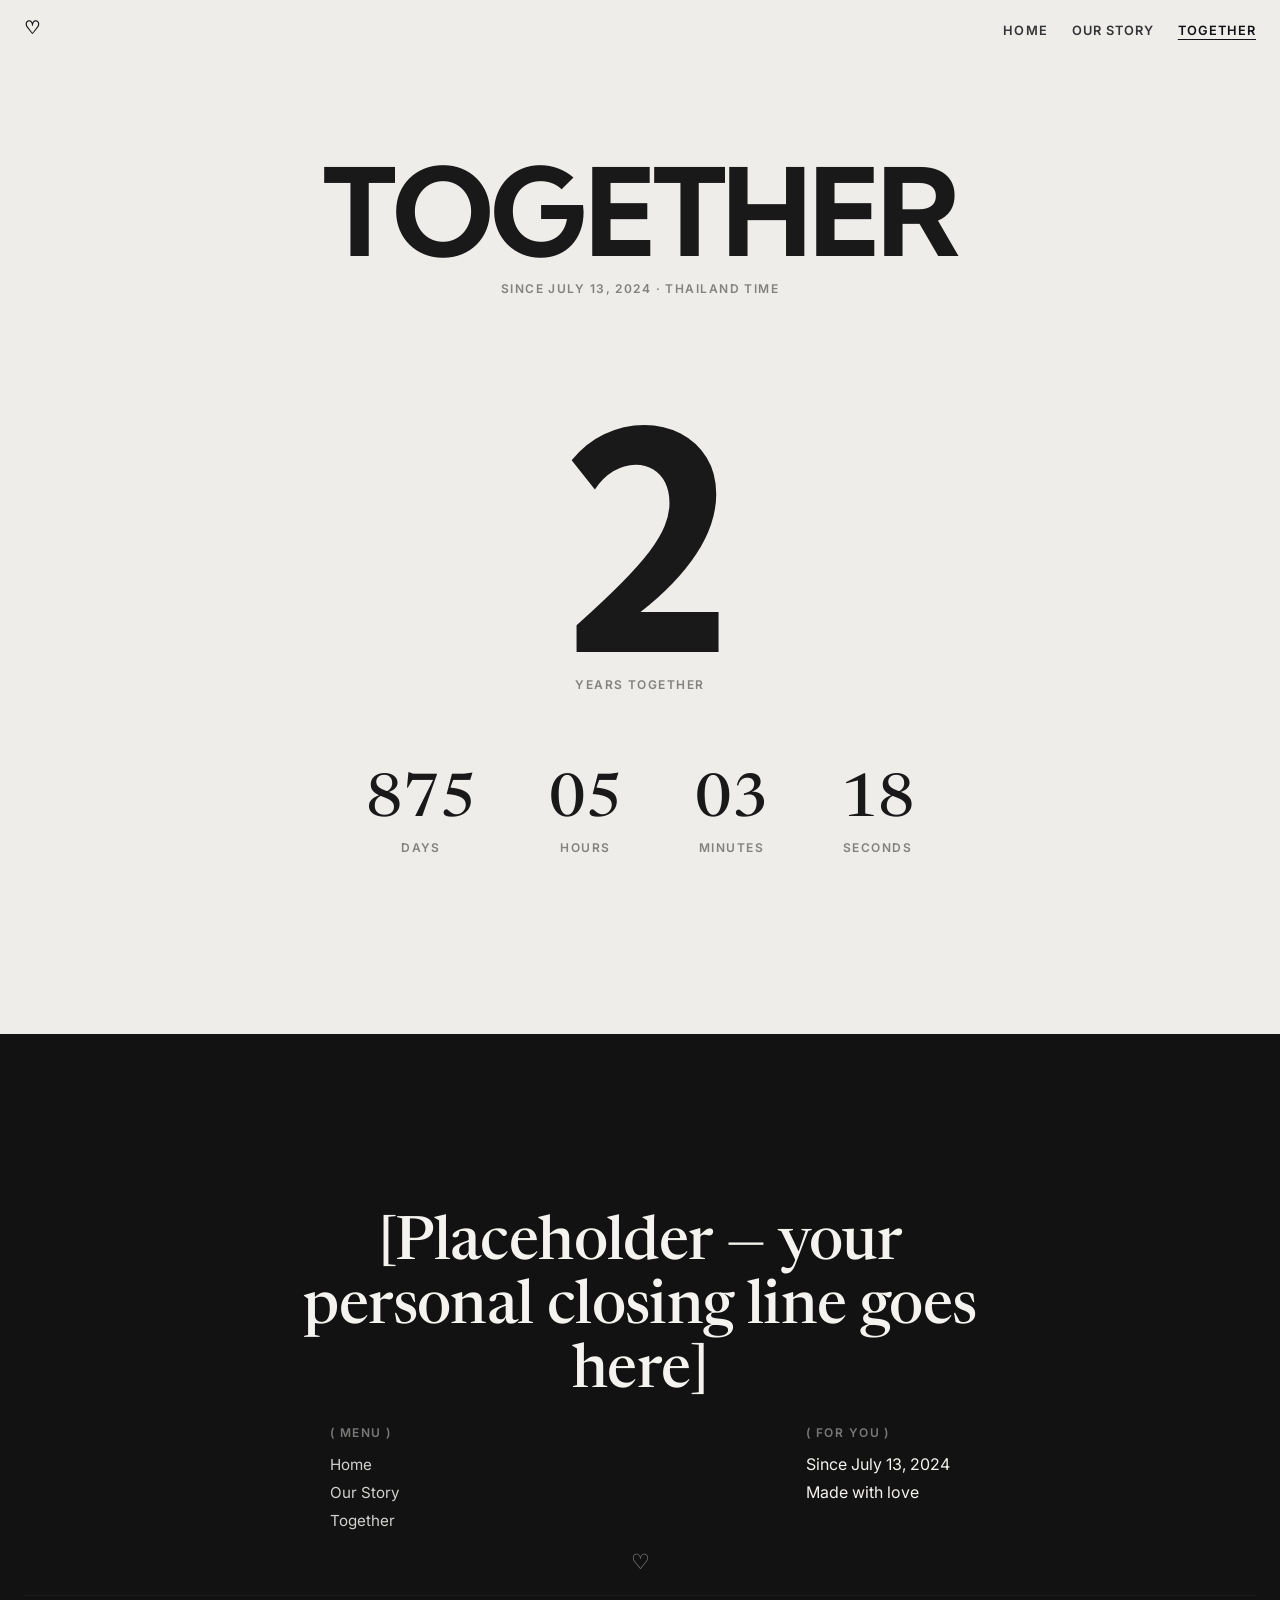
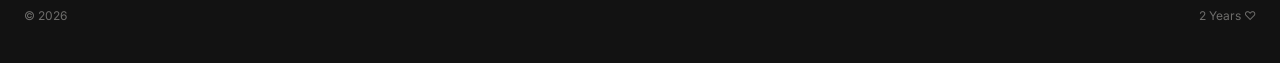
<file: prototype/together.html>
<!doctype html>
<html lang="en">
<head>
<meta charset="UTF-8" />
<meta name="viewport" content="width=device-width, initial-scale=1" />
<title>Together</title>
<link rel="preconnect" href="https://fonts.googleapis.com">
<link rel="preconnect" href="https://fonts.gstatic.com" crossorigin>
<link href="https://fonts.googleapis.com/css2?family=Newsreader:ital,wght@0,400;0,500;0,600;1,400&family=Inter:wght@400;500;600&family=Kumbh+Sans:wght@700;800&display=swap" rel="stylesheet">
<link rel="stylesheet" href="style.css" />
</head>
<body>

<nav class="nav">
  <a href="index.html" class="nav-logo">&#9825;</a>
  <ul class="nav-links">
    <li><a href="index.html">Home</a></li>
    <li><a href="story.html">Our Story</a></li>
    <li><a href="together.html" class="is-active">Together</a></li>
  </ul>
</nav>

<main>

  <div class="page-header">
    <span class="h1" style="font-size: clamp(2.5rem, 2rem + 7vw, 8rem);">Together</span>
    <p class="note">Since July 13, 2024 &middot; Thailand time</p>
  </div>

  <div class="counter">
    <p class="sr-only" style="position:absolute;width:1px;height:1px;overflow:hidden;clip:rect(0,0,0,0);white-space:nowrap;" id="counter-summary" aria-live="polite">Loading counter&#8230;</p>

    <div class="counter-hero" aria-hidden="true">
      <span class="h1" id="c-years">0</span>
      <span class="note counter-hero-label" id="c-years-label">years together</span>
    </div>

    <div class="counter-units" aria-hidden="true">
      <div class="counter-unit">
        <span class="counter-unit-value" id="c-days">0000</span>
        <span class="note">days</span>
      </div>
      <div class="counter-unit">
        <span class="counter-unit-value" id="c-hours">00</span>
        <span class="note">hours</span>
      </div>
      <div class="counter-unit">
        <span class="counter-unit-value" id="c-mins">00</span>
        <span class="note">minutes</span>
      </div>
      <div class="counter-unit">
        <span class="counter-unit-value" id="c-secs">00</span>
        <span class="note">seconds</span>
      </div>
    </div>
  </div>

</main>

<footer class="footer">
  <div class="footer-statement">
    <p class="h2">[Placeholder &mdash; your personal closing line goes here]</p>
  </div>

  <div class="footer-columns">
    <div>
      <div class="footer-col-label">( Menu )</div>
      <ul class="footer-col-links">
        <li><a href="index.html">Home</a></li>
        <li><a href="story.html">Our Story</a></li>
        <li><a href="together.html">Together</a></li>
      </ul>
    </div>
    <div>
      <div class="footer-col-label">( For You )</div>
      <ul class="footer-col-links">
        <li><span>Since July 13, 2024</span></li>
        <li><span>Made with love</span></li>
      </ul>
    </div>
  </div>

  <div class="footer-bottom">
    <a href="#top" class="footer-mark">&#9825;</a>
  </div>

  <div class="footer-meta">
    <span>&copy; 2026</span>
    <span>2 Years &#9825;</span>
  </div>
</footer>

<script>
  var START = new Date('2024-07-13T00:00:00+07:00');

  function calcYears(start, now) {
    var years = now.getFullYear() - start.getFullYear();
    var anniversary = new Date(now.getFullYear(), start.getMonth(), start.getDate());
    if (now < anniversary) years--;
    return years;
  }

  function pad(n) {
    return String(n).padStart(2, '0');
  }

  function tick() {
    var now = new Date();
    var diffMs = now - START;
    var totalSeconds = Math.floor(diffMs / 1000);

    var days = Math.floor(totalSeconds / 86400);
    var hours = Math.floor((totalSeconds % 86400) / 3600);
    var minutes = Math.floor((totalSeconds % 3600) / 60);
    var seconds = totalSeconds % 60;
    var years = calcYears(START, now);

    document.getElementById('c-years').textContent = years;
    document.getElementById('c-years-label').textContent = (years === 1 ? 'year' : 'years') + ' together';
    document.getElementById('c-days').textContent = days;
    document.getElementById('c-hours').textContent = pad(hours);
    document.getElementById('c-mins').textContent = pad(minutes);
    document.getElementById('c-secs').textContent = pad(seconds);

    document.getElementById('counter-summary').textContent =
      'We have been together for ' + years + (years === 1 ? ' year' : ' years') + ' and ' + days + ' days.';
  }

  tick();
  setInterval(tick, 1000);
</script>

</body>
</html>
</file>
<file: docs/style.css>
/* ==========================================================================
   Design tokens — matched against the Adcker reference site
   Display font: Kumbh Sans (same as original, free via Google Fonts)
   Serif accent: Newsreader (stand-in for original's proprietary "psl/psr")
   Body font: Inter (stand-in for original's proprietary "nhm")
   ========================================================================== */

:root {
  --bg: #EFEDEA;
  --fg: #191919;
  --footer-bg: #121212;
  --footer-fg: #F5F3EF;

  --placeholder-bg: #D9D2C4;
  --placeholder-border: #B7AD98;
  --hairline: rgba(25, 25, 25, 0.1);

  --section-gap: clamp(80px, 14vw, 200px);
  --page-margin: clamp(20px, 2.6vw, 40px);

  --ease: cubic-bezier(0.16, 1, 0.3, 1);
  /* Adcker's own curves: media fades and text-link underlines */
  --ease-media: cubic-bezier(0.82, 0, 0.18, 1);
  --ease-link: cubic-bezier(0.9, 0, 0.1, 1);
}

* { box-sizing: border-box; }

html { scroll-behavior: smooth; }

body {
  margin: 0;
  background: var(--bg);
  color: var(--fg);
  font-family: 'Inter', sans-serif;
  -webkit-font-smoothing: antialiased;
  -moz-osx-font-smoothing: grayscale;
  text-rendering: optimizeLegibility;
}

img, video { max-width: 100%; display: block; }

a { color: inherit; text-decoration: none; }

::selection { background: var(--fg); color: var(--bg); }

:focus-visible { outline: 1px solid currentColor; outline-offset: 4px; }

/* ==========================================================================
   Typography scale
   ========================================================================== */

.h1 {
  font-family: 'Kumbh Sans', sans-serif;
  font-weight: 700;
  text-transform: uppercase;
  font-size: clamp(1.8rem, 1.1rem + 5.7vw, 9rem);
  line-height: 0.82;
  letter-spacing: -0.045em;
  text-align: center;
  margin: 0;
  overflow-wrap: break-word;
}

.h2 {
  font-family: 'Newsreader', serif;
  font-weight: 500;
  font-size: clamp(2rem, 1.4rem + 3vw, 4.25rem);
  line-height: 1.08;
  letter-spacing: -0.015em;
  margin: 0;
}

.h3 {
  font-family: 'Newsreader', serif;
  font-weight: 500;
  font-size: clamp(1.4rem, 1rem + 1.5vw, 2.25rem);
  line-height: 1.2;
  letter-spacing: -0.01em;
  margin: 0;
}

.note {
  font-family: 'Inter', sans-serif;
  font-size: 0.75rem;
  font-weight: 500;
  text-transform: uppercase;
  letter-spacing: 0.14em;
  opacity: 0.45;
  margin: 0;
}

.caption-title {
  font-family: 'Newsreader', serif;
  font-weight: 500;
  font-size: 1.05rem;
  letter-spacing: -0.005em;
  margin: 0;
}

.body-text {
  font-family: 'Inter', sans-serif;
  font-size: 1rem;
  line-height: 1.6;
  opacity: 0.75;
}

/* ==========================================================================
   Nav — fixed, mix-blend-mode gives automatic contrast without any JS
   ========================================================================== */

.nav {
  position: fixed;
  top: 0;
  left: 0;
  width: 100%;
  z-index: 999;
  display: flex;
  justify-content: space-between;
  align-items: center;
  padding: 18px var(--page-margin);
  mix-blend-mode: difference;
  color: white;
  font-family: 'Inter', sans-serif;
}

.nav-logo {
  font-family: 'Newsreader', serif;
  font-weight: 600;
  font-size: 1.1rem;
  letter-spacing: -0.01em;
}

.nav-links {
  display: flex;
  gap: 24px;
  list-style: none;
  margin: 0;
  padding: 0;
}

.nav-links a {
  position: relative;
  display: inline-block;
  font-size: 0.8rem;
  font-weight: 500;
  text-transform: uppercase;
  letter-spacing: 0.09em;
  opacity: 0.85;
  transition: opacity 0.3s var(--ease);
}

.nav-links a::after {
  content: '';
  position: absolute;
  left: 0;
  right: 0;
  bottom: -4px;
  height: 1px;
  background: currentColor;
  transform: scaleX(0);
  transform-origin: right;
  transition: transform 0.5s var(--ease-link);
}

.nav-links a:hover { opacity: 1; }

.nav-links a:hover::after {
  transform: scaleX(1);
  transform-origin: left;
}

.nav-links a.is-active { opacity: 1; }

.nav-links a.is-active::after { transform: scaleX(1); }

/* ==========================================================================
   Hero
   ========================================================================== */

.hero {
  min-height: 100svh;
  display: flex;
  flex-direction: column;
  gap: 4px;
  align-items: center;
  justify-content: center;
  padding: 100px var(--page-margin) 60px;
}

.hero-line {
  display: flex;
  align-items: center;
  justify-content: center;
  gap: clamp(8px, 1.4vw, 20px);
}

.hero-bracket {
  font-family: 'Kumbh Sans', sans-serif;
  font-weight: 700;
  font-size: clamp(1.8rem, 1.1rem + 5.7vw, 9rem);
  line-height: 0.82;
}

.hero-circle {
  aspect-ratio: 1 / 1;
  height: clamp(1.4rem, 0.9rem + 3.7vw, 5.3rem);
  overflow: hidden;
  position: relative;
  background: var(--placeholder-bg);
  /* The brackets' visual "middle" (where their ink actually sits) is
     lower than their line box's geometric center, so a box-centered
     square reads as sitting slightly too high between them. */
  transform: translateY(7%);
}

.hero-cycle-image {
  width: 100%;
  height: 100%;
  object-fit: cover;
  display: block;
}

.hero-note-row {
  position: relative;
  display: flex;
  justify-content: center;
  margin-top: clamp(20px, 4vw, 48px);
}

@media (min-width: 900px) {
  .hero .h1,
  .hero-bracket {
    font-size: clamp(6.5rem, 1.5rem + 10vw, 18rem);
  }

  .hero-circle {
    height: clamp(4rem, 1rem + 6.5vw, 9.5rem);
  }
}

.hero-note {
  position: absolute;
  left: 50%;
  transform: translateX(calc(-50% + 6.5em));
  white-space: nowrap;
  top: 50%;
  translate: 0 -50%;
}

/* Entrance — a quiet staggered rise on load. Held back (paused) while the
   preloader still covers the page so it plays as the preloader fades. */
@media (prefers-reduced-motion: no-preference) {
  .hero-line,
  .hero-note-row,
  .page-header {
    animation: rise 1s var(--ease) both;
  }

  .hero-line:nth-child(2) { animation-delay: 0.08s; }
  .hero-line:nth-child(3) { animation-delay: 0.16s; }
  .hero-note-row { animation-delay: 0.32s; }

  body.preloading .hero-line,
  body.preloading .hero-note-row {
    animation-play-state: paused;
  }
}

@keyframes rise {
  from {
    opacity: 0;
    transform: translateY(22px);
  }
  to {
    opacity: 1;
    transform: translateY(0);
  }
}

/* ==========================================================================
   Section wrapper
   ========================================================================== */

.section {
  padding-bottom: var(--section-gap);
}

.section-intro {
  max-width: 720px;
  margin: 0 auto;
  padding: 0 var(--page-margin) 60px;
  text-align: center;
}

/* A few sentences, not one headline-scale line — its own smaller,
   softer serif register so it reads as a quiet personal note under
   the hero rather than competing with it. */
.intro-text {
  font-family: 'Newsreader', serif;
  font-weight: 400;
  font-style: italic;
  font-size: clamp(1.1rem, 1rem + 0.6vw, 1.4rem);
  line-height: 1.65;
  letter-spacing: -0.005em;
  color: var(--fg);
  opacity: 0.82;
  margin: 0;
}

.page-header {
  padding: clamp(150px, 24vh, 220px) var(--page-margin) clamp(64px, 9vw, 100px);
  text-align: center;
  display: flex;
  flex-direction: column;
  gap: 18px;
  align-items: center;
}

/* ==========================================================================
   Story / journey flow page
   ========================================================================== */

.flow {
  display: flex;
  flex-direction: column;
  gap: clamp(50px, 8vw, 110px);
  max-width: 1100px;
  margin: 0 auto;
  padding: 0 var(--page-margin) clamp(60px, 10vw, 140px);
}

.flow-stop {
  width: 100%;
}

/* Caption sits inside its flow-stop (nested, not a sibling) so its spacing
   is fully decoupled from the big gap between moments — tight to its own
   photos, never ambiguous about which group it belongs to. */
.flow-stop-caption {
  display: flex;
  flex-direction: column;
  gap: 6px;
  margin-top: 22px;
  text-align: center;
}

/* Real photos keep their native aspect ratio — never cropped or stretched.
   Consistency comes from a shared height (small/big rows) or a shared
   max-width (solo), not from forcing every photo into the same box shape. */
.flow-photo {
  display: block;
  border: 1px solid var(--hairline);
  background: var(--placeholder-bg);
}

.flow-photos {
  display: flex;
  flex-wrap: wrap;
  justify-content: center;
  align-items: flex-end;
  gap: 16px;
}

/* One shared height for every photo row — small/big only differ in how
   many photos they hold, not in visual weight, so nothing looks
   arbitrarily shrunken next to its neighbours. */
.flow-stop.small .flow-photo,
.flow-stop.big .flow-photo {
  height: 360px;
  width: auto;
  max-width: 100%;
  object-fit: contain;
}

/* Text-heavy photos (screenshots) need width, not a fixed height, to stay
   legible — used for moments like the opening Tinder conversation. */
.flow-stop.big.readable .flow-photo {
  height: auto;
  width: auto;
  max-width: 340px;
}

/* Solo photos are capped in both directions instead of being scaled by
   width alone — otherwise tall portraits towered over everything while
   landscapes shrank. Ratios always stay untouched. */
.flow-stop.solo {
  margin: 0 auto;
}

.flow-stop.solo .flow-photo {
  /* Same principle as the rows: one fixed height, width follows the
     photo's own ratio (derived from the width/height attributes even
     before the file loads). Solos sit a step above row height so a
     featured moment still reads as featured. */
  height: 480px;
  width: auto;
  max-width: 100%;
  object-fit: contain;
  margin: 0 auto;
}

/* ==========================================================================
   Together page — live counter
   ========================================================================== */

.counter {
  padding: 40px var(--page-margin) 0;
  display: flex;
  flex-direction: column;
  align-items: center;
  gap: clamp(40px, 7vw, 80px);
}

/* A quieter second stat below the main "years together" hero — same
   family of numbers, deliberately smaller so the hierarchy stays clear:
   the big count is the headline, this is a supporting note. */
.reunion {
  margin-top: clamp(56px, 9vw, 112px);
  padding: clamp(48px, 8vw, 96px) var(--page-margin) var(--section-gap);
  border-top: 1px solid var(--hairline);
  display: flex;
  flex-direction: column;
  align-items: center;
  gap: 20px;
}

.reunion-label {
  opacity: 0.55;
}

.reunion-units {
  display: flex;
  flex-wrap: wrap;
  justify-content: center;
  gap: clamp(20px, 4vw, 48px);
}

.reunion-value {
  font-size: clamp(1.5rem, 1.1rem + 1.8vw, 2.5rem);
}

.reunion-reached {
  display: none;
  font-family: 'Newsreader', serif;
  font-weight: 500;
  font-size: clamp(1.4rem, 1rem + 1.5vw, 2rem);
  margin: 0;
}

.reunion-date {
  opacity: 0.4;
}

.counter-hero {
  display: flex;
  flex-direction: column;
  align-items: center;
  gap: 12px;
}

.counter-hero .h1 {
  font-size: clamp(6rem, 3rem + 20vw, 22rem);
  line-height: 0.82;
}

.counter-units {
  display: flex;
  flex-wrap: wrap;
  justify-content: center;
  gap: clamp(28px, 6vw, 72px);
}

.counter-unit {
  display: flex;
  flex-direction: column;
  align-items: center;
  gap: 8px;
  min-width: 64px;
}

.counter-unit-value {
  font-family: 'Newsreader', serif;
  font-weight: 500;
  font-size: clamp(2rem, 1.4rem + 3vw, 3.75rem);
  font-variant-numeric: tabular-nums;
  line-height: 1;
}

/* ==========================================================================
   Footer
   ========================================================================== */

.footer {
  background: var(--footer-bg);
  color: var(--footer-fg);
  padding: var(--section-gap) var(--page-margin) 32px;
  display: flex;
  flex-direction: column;
}

.footer-statement {
  max-width: 760px;
  margin: 0 auto;
  text-align: center;
}

.footer-statement .h2 { color: var(--footer-fg); }

.footer-columns {
  display: flex;
  flex-wrap: wrap;
  justify-content: space-between;
  gap: 48px;
  width: 100%;
  max-width: 620px;
  margin: clamp(56px, 8vw, 104px) auto 0;
  text-align: left;
}

.footer-col-label {
  font-size: 0.72rem;
  font-weight: 500;
  text-transform: uppercase;
  letter-spacing: 0.14em;
  opacity: 0.45;
  margin-bottom: 16px;
}

.footer-col-links {
  display: flex;
  flex-direction: column;
  gap: 10px;
  list-style: none;
  margin: 0;
  padding: 0;
}

.footer-col-links a,
.footer-col-links span {
  font-size: 0.95rem;
  opacity: 0.85;
}

.footer-col-links a {
  position: relative;
  display: inline-block;
  transition: opacity 0.3s var(--ease);
}

.footer-col-links a::after {
  content: '';
  position: absolute;
  left: 0;
  right: 0;
  bottom: -2px;
  height: 1px;
  background: currentColor;
  transform: scaleX(0);
  transform-origin: right;
  transition: transform 0.5s var(--ease-link);
}

.footer-col-links a:hover { opacity: 1; }

.footer-col-links a:hover::after {
  transform: scaleX(1);
  transform-origin: left;
}

.footer-bottom {
  display: flex;
  justify-content: center;
  margin-top: clamp(56px, 8vw, 104px);
}

.footer-mark {
  font-family: 'Newsreader', serif;
  font-size: 1.3rem;
  opacity: 0.6;
  transition: opacity 0.3s var(--ease);
}

.footer-mark:hover { opacity: 1; }

.footer-meta {
  display: flex;
  justify-content: space-between;
  font-size: 0.72rem;
  letter-spacing: 0.02em;
  opacity: 0.4;
  margin-top: 28px;
  padding-top: 14px;
  border-top: 1px solid rgba(255, 255, 255, 0.08);
}

/* ==========================================================================
   Responsive
   ========================================================================== */

@media (max-width: 640px) {
  .nav-links { gap: 14px; }
  .nav-links a { font-size: 0.68rem; }
  .flow-photos { flex-direction: column; align-items: center; max-width: 340px; margin: 0 auto; }
  .flow-stop.small .flow-photo,
  .flow-stop.big .flow-photo { height: auto; width: 100%; max-width: 320px; }
  .flow-stop.solo .flow-photo { max-height: none; width: 100%; max-width: 320px; }
  .footer-columns { gap: 48px; }
  .hero-note { display: none; }
}

/* ==========================================================================
   Preloader — asterisk / (square photo) / percent, cycling on page load
   ========================================================================== */

.preloader {
  position: fixed;
  inset: 0;
  z-index: 9999;
  background: var(--bg);
  display: flex;
  align-items: center;
  justify-content: center;
  transition: opacity 0.8s var(--ease-media);
}

.preloader.is-done {
  opacity: 0;
  pointer-events: none;
}

body.preloading {
  overflow: hidden;
}

.preloader-inner {
  display: flex;
  align-items: center;
  gap: clamp(10px, 2vw, 22px);
}

.preloader-asterisk {
  width: clamp(1.6rem, 1.2rem + 2vw, 3rem);
  height: auto;
  color: var(--fg);
  flex-shrink: 0;
}

.preloader-bracket {
  font-family: 'Kumbh Sans', sans-serif;
  font-weight: 700;
  font-size: clamp(2rem, 1.5rem + 4vw, 4.5rem);
  line-height: 1;
}

.preloader-image-wrap {
  width: clamp(3.4rem, 2.8rem + 5vw, 7rem);
  aspect-ratio: 1 / 1;
  overflow: hidden;
  background: var(--placeholder-bg);
  flex-shrink: 0;
}

.preloader-image {
  width: 100%;
  height: 100%;
  object-fit: cover;
  display: block;
}

.preloader-percent {
  font-family: 'Inter', sans-serif;
  font-weight: 500;
  font-size: clamp(0.85rem, 0.7rem + 1vw, 1.15rem);
  letter-spacing: 0.02em;
  color: var(--fg);
  min-width: 3.4em;
  font-variant-numeric: tabular-nums;
}
</file>
<file: prototype/style.css>
/* ==========================================================================
   Design tokens — matched against the Adcker reference site
   Display font: Kumbh Sans (same as original, free via Google Fonts)
   Serif accent: Newsreader (stand-in for original's proprietary "psl/psr")
   Body font: Inter (stand-in for original's proprietary "nhm")
   ========================================================================== */

:root {
  --bg: #EFEDEA;
  --fg: #191919;
  --white: #FFFFFF;
  --footer-bg: #121212;
  --footer-fg: #F5F3EF;

  --placeholder-bg: #D9D2C4;
  --placeholder-border: #B7AD98;
  --placeholder-label: #6E6656;

  --section-gap: clamp(80px, 14vw, 200px);
  --page-margin: 24px;

  --ease: cubic-bezier(0.16, 1, 0.3, 1);
}

* { box-sizing: border-box; }

html { scroll-behavior: smooth; }

body {
  margin: 0;
  background: var(--bg);
  color: var(--fg);
  font-family: 'Inter', sans-serif;
  -webkit-font-smoothing: antialiased;
}

img, video { max-width: 100%; display: block; }

a { color: inherit; text-decoration: none; }

/* ==========================================================================
   Typography scale
   ========================================================================== */

.h1 {
  font-family: 'Kumbh Sans', sans-serif;
  font-weight: 700;
  text-transform: uppercase;
  font-size: clamp(1.8rem, 1.1rem + 5.7vw, 9rem);
  line-height: 0.86;
  letter-spacing: -0.03em;
  text-align: center;
  margin: 0;
  overflow-wrap: break-word;
}

.h2 {
  font-family: 'Newsreader', serif;
  font-weight: 500;
  font-size: clamp(2rem, 1.4rem + 3vw, 4.25rem);
  line-height: 1.05;
  letter-spacing: -0.01em;
  margin: 0;
}

.h3 {
  font-family: 'Newsreader', serif;
  font-weight: 500;
  font-size: clamp(1.4rem, 1rem + 1.5vw, 2.25rem);
  line-height: 1.15;
  margin: 0;
}

.note {
  font-family: 'Inter', sans-serif;
  font-size: 0.75rem;
  font-weight: 600;
  text-transform: uppercase;
  letter-spacing: 0.12em;
  opacity: 0.5;
  margin: 0;
}

.caption-title {
  font-family: 'Newsreader', serif;
  font-weight: 500;
  font-size: 1.05rem;
  letter-spacing: -0.005em;
  margin: 0;
}

.body-text {
  font-family: 'Inter', sans-serif;
  font-size: 1rem;
  line-height: 1.6;
  opacity: 0.75;
}

/* ==========================================================================
   Nav — fixed, mix-blend-mode gives automatic contrast without any JS
   ========================================================================== */

.nav {
  position: fixed;
  top: 0;
  left: 0;
  width: 100%;
  z-index: 999;
  display: flex;
  justify-content: space-between;
  align-items: center;
  padding: 18px var(--page-margin);
  mix-blend-mode: difference;
  color: white;
  font-family: 'Inter', sans-serif;
}

.nav-logo {
  font-family: 'Newsreader', serif;
  font-weight: 600;
  font-size: 1.1rem;
  letter-spacing: -0.01em;
}

.nav-links {
  display: flex;
  gap: 24px;
  list-style: none;
  margin: 0;
  padding: 0;
}

.nav-links a {
  font-size: 0.8rem;
  font-weight: 600;
  text-transform: uppercase;
  letter-spacing: 0.08em;
  opacity: 0.85;
  transition: opacity 0.2s;
}

.nav-links a:hover { opacity: 1; }

.nav-links a.is-active { opacity: 1; text-decoration: underline; text-underline-offset: 4px; }

/* ==========================================================================
   Hero
   ========================================================================== */

.hero {
  min-height: 100svh;
  display: flex;
  flex-direction: column;
  gap: 4px;
  align-items: center;
  justify-content: center;
  padding: 100px var(--page-margin) 60px;
}

.hero-line {
  display: flex;
  align-items: center;
  justify-content: center;
  gap: clamp(8px, 1.4vw, 20px);
}

.hero-bracket {
  font-family: 'Kumbh Sans', sans-serif;
  font-weight: 700;
  font-size: clamp(1.8rem, 1.1rem + 5.7vw, 9rem);
  line-height: 0.86;
}

.hero-circle {
  aspect-ratio: 1 / 1;
  height: clamp(1.4rem, 0.9rem + 3.7vw, 5.3rem);
  border-radius: 50%;
  overflow: hidden;
  position: relative;
}

.hero-note-row {
  position: relative;
  display: flex;
  justify-content: center;
  margin-top: clamp(20px, 4vw, 48px);
}

@media (min-width: 900px) {
  .hero .h1,
  .hero-bracket {
    font-size: clamp(6.5rem, 1.5rem + 10vw, 18rem);
  }

  .hero-circle {
    height: clamp(4rem, 1rem + 6.5vw, 9.5rem);
  }
}

.hero-note {
  position: absolute;
  left: 50%;
  transform: translateX(calc(-50% + 6.5em));
  white-space: nowrap;
  top: 50%;
  translate: 0 -50%;
}

/* ==========================================================================
   Placeholder image boxes
   ========================================================================== */

.placeholder {
  background: var(--placeholder-bg);
  border: 1px solid var(--placeholder-border);
  display: flex;
  align-items: center;
  justify-content: center;
  position: relative;
  overflow: hidden;
  width: 100%;
  height: 100%;
}

.placeholder-label {
  font-family: 'Inter', sans-serif;
  font-size: 0.7rem;
  font-weight: 600;
  text-transform: uppercase;
  letter-spacing: 0.08em;
  color: var(--placeholder-label);
  text-align: center;
  padding: 8px;
}

/* ==========================================================================
   Pinboard (index page — "a few sweet photos", pinned at angles)
   ========================================================================== */

.pinboard {
  display: flex;
  flex-wrap: wrap;
  justify-content: center;
  align-items: flex-start;
  gap: 28px 18px;
  padding: 40px var(--page-margin) 20px;
  max-width: 1100px;
  margin: 0 auto;
}

.pin-photo {
  position: relative;
  width: 140px;
  background: var(--white);
  padding: 8px 8px 22px;
  box-shadow: 0 10px 22px rgba(25, 25, 25, 0.14);
  transition: transform 0.35s var(--ease), box-shadow 0.35s var(--ease);
}

.pin-photo:hover {
  transform: rotate(0deg) scale(1.04) !important;
  box-shadow: 0 18px 36px rgba(25, 25, 25, 0.2);
  z-index: 5;
}

.pin-photo::before {
  content: '';
  position: absolute;
  top: -7px;
  left: 50%;
  translate: -50% 0;
  width: 13px;
  height: 13px;
  border-radius: 50%;
  background: var(--fg);
  box-shadow: 0 2px 4px rgba(0, 0, 0, 0.35);
}

.pin-photo .placeholder-wrap {
  aspect-ratio: 4 / 5;
}

.pin-photo:nth-child(6n+1) { transform: rotate(-5deg); margin-top: 6px; }
.pin-photo:nth-child(6n+2) { transform: rotate(4deg); width: 155px; }
.pin-photo:nth-child(6n+3) { transform: rotate(-2deg); margin-top: 26px; }
.pin-photo:nth-child(6n+4) { transform: rotate(6deg); margin-top: 2px; }
.pin-photo:nth-child(6n+5) { transform: rotate(-6deg); width: 130px; margin-top: 20px; }
.pin-photo:nth-child(6n+6) { transform: rotate(3deg); }

/* Desktop: scattered corkboard via CSS grid — deterministic placement,
   no column-balance gaps (column-count left large unpredictable gaps
   when combined with break-inside: avoid) */
@media (min-width: 860px) {
  .pinboard {
    display: grid;
    grid-template-columns: 1fr 1fr;
    column-gap: 40px;
    row-gap: 44px;
    max-width: 660px;
    padding-top: 60px;
    align-items: start;
    justify-items: center;
  }

  .pin-photo {
    width: 80%;
    margin: 0;
  }

  .pin-photo:nth-child(6n+1) { transform: rotate(-6deg) translate(-6px, 4px); }
  .pin-photo:nth-child(6n+2) { transform: rotate(5deg) translate(4px, -8px); width: 64%; }
  .pin-photo:nth-child(6n+3) { transform: rotate(-3deg) translate(4px, 12px); }
  .pin-photo:nth-child(6n+4) { transform: rotate(7deg) translate(-8px, -4px); width: 88%; }
  .pin-photo:nth-child(6n+5) { transform: rotate(-8deg) translate(4px, 8px); width: 58%; }
  .pin-photo:nth-child(6n+6) { transform: rotate(4deg) translate(-4px, -10px); }
}

/* ==========================================================================
   Section wrapper
   ========================================================================== */

.section {
  padding-bottom: var(--section-gap);
}

.section-intro {
  max-width: 720px;
  margin: 0 auto;
  padding: 0 var(--page-margin) 60px;
  text-align: center;
}

.page-header {
  padding: 160px var(--page-margin) 80px;
  text-align: center;
  display: flex;
  flex-direction: column;
  gap: 16px;
  align-items: center;
}

/* ==========================================================================
   Story / journey flow page
   ========================================================================== */

.flow {
  display: flex;
  flex-direction: column;
  gap: clamp(50px, 8vw, 110px);
  max-width: 1100px;
  margin: 0 auto;
  padding: 0 var(--page-margin) clamp(60px, 10vw, 140px);
}

.flow-stop {
  width: 100%;
}

/* Caption sits inside its flow-stop (nested, not a sibling) so its spacing
   is fully decoupled from the big gap between moments — tight to its own
   photos, never ambiguous about which group it belongs to. */
.flow-stop-caption {
  display: flex;
  flex-direction: column;
  gap: 4px;
  margin-top: 18px;
  text-align: center;
}

/* Real photos keep their native aspect ratio — never cropped or stretched.
   Consistency comes from a shared height (small/big rows) or a shared
   max-width (solo), not from forcing every photo into the same box shape. */
.flow-photo {
  display: block;
  border: 1px solid var(--placeholder-border);
}

.flow-photos {
  display: flex;
  flex-wrap: wrap;
  justify-content: center;
  align-items: flex-end;
  gap: 16px;
}

.flow-stop.small .flow-photos {
  max-width: 720px;
  margin: 0 auto;
}

.flow-stop.small .flow-photo {
  height: 300px;
  width: auto;
  max-width: 100%;
  object-fit: contain;
}

.flow-stop.big .flow-photo {
  height: 340px;
  width: auto;
  max-width: 100%;
  object-fit: contain;
}

/* Text-heavy photos (screenshots) need width, not a fixed height, to stay
   legible — used for moments like the opening Tinder conversation. */
.flow-stop.big.readable .flow-photo {
  height: auto;
  width: auto;
  max-width: 340px;
}

.flow-stop.solo {
  max-width: 420px;
  margin: 0 auto;
}

.flow-stop.solo .flow-photo {
  width: 100%;
  height: auto;
}

/* ==========================================================================
   Together page — live counter
   ========================================================================== */

.counter {
  padding: 40px var(--page-margin) var(--section-gap);
  display: flex;
  flex-direction: column;
  align-items: center;
  gap: clamp(40px, 7vw, 80px);
}

.counter-hero {
  display: flex;
  flex-direction: column;
  align-items: center;
  gap: 12px;
}

.counter-hero .h1 {
  font-size: clamp(6rem, 3rem + 20vw, 22rem);
  line-height: 0.82;
}

.counter-units {
  display: flex;
  flex-wrap: wrap;
  justify-content: center;
  gap: clamp(28px, 6vw, 72px);
}

.counter-unit {
  display: flex;
  flex-direction: column;
  align-items: center;
  gap: 8px;
  min-width: 64px;
}

.counter-unit-value {
  font-family: 'Newsreader', serif;
  font-weight: 500;
  font-size: clamp(2rem, 1.4rem + 3vw, 3.75rem);
  font-variant-numeric: tabular-nums;
  line-height: 1;
}

/* ==========================================================================
   Footer
   ========================================================================== */

.footer {
  background: var(--footer-bg);
  color: var(--footer-fg);
  padding: var(--section-gap) var(--page-margin) 40px;
  display: flex;
  flex-direction: column;
  gap: 20px;
}

.footer-statement {
  max-width: 760px;
  margin: 0 auto;
  text-align: center;
}

.footer-statement .h2 { color: var(--footer-fg); }

.footer-columns {
  display: flex;
  flex-wrap: wrap;
  justify-content: space-between;
  gap: 48px;
  width: 100%;
  max-width: 620px;
  margin: 0 auto;
  text-align: left;
}

.footer-col-label {
  font-size: 0.75rem;
  font-weight: 600;
  text-transform: uppercase;
  letter-spacing: 0.12em;
  opacity: 0.45;
  margin-bottom: 14px;
}

.footer-col-links {
  display: flex;
  flex-direction: column;
  gap: 8px;
  list-style: none;
  margin: 0;
  padding: 0;
}

.footer-col-links a { font-size: 0.95rem; opacity: 0.85; }
.footer-col-links a:hover { opacity: 1; }

.footer-bottom {
  display: flex;
  justify-content: center;
}

.footer-mark {
  font-family: 'Newsreader', serif;
  font-size: 1.3rem;
  opacity: 0.6;
}

.footer-meta {
  display: flex;
  justify-content: space-between;
  font-size: 0.75rem;
  opacity: 0.4;
  padding-top: 12px;
  border-top: 1px solid rgba(255,255,255,0.1);
}

/* ==========================================================================
   Responsive
   ========================================================================== */

@media (max-width: 640px) {
  .nav-links { gap: 14px; }
  .nav-links a { font-size: 0.68rem; }
  .flow-photos { flex-direction: column; align-items: center; max-width: 340px; margin: 0 auto; }
  .flow-stop.small .flow-photo,
  .flow-stop.big .flow-photo { height: auto; width: 100%; max-width: 320px; }
  .footer-columns { gap: 48px; }
  .hero-note { display: none; }
  .pinboard { gap: 24px 14px; }
  .pin-photo,
  .pin-photo:nth-child(6n+2),
  .pin-photo:nth-child(6n+5) { width: 39vw; }
}
</file>
